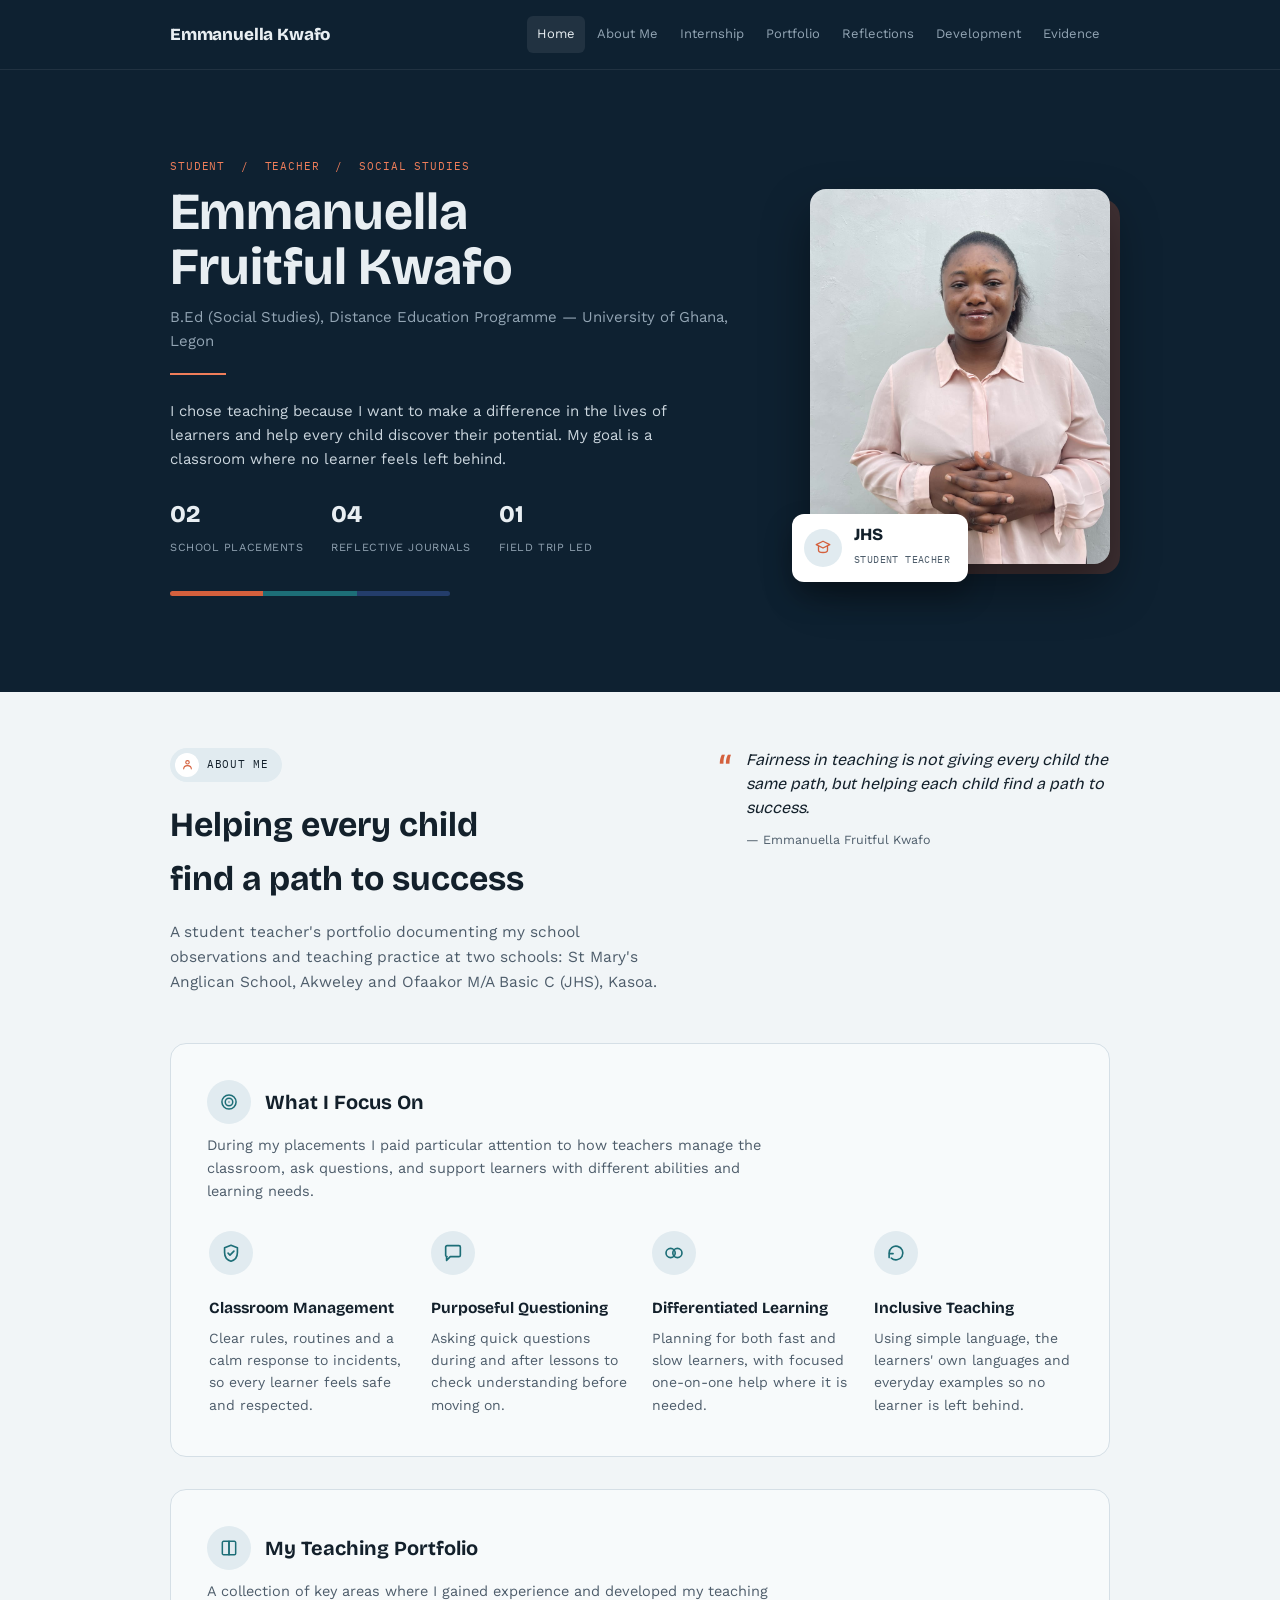
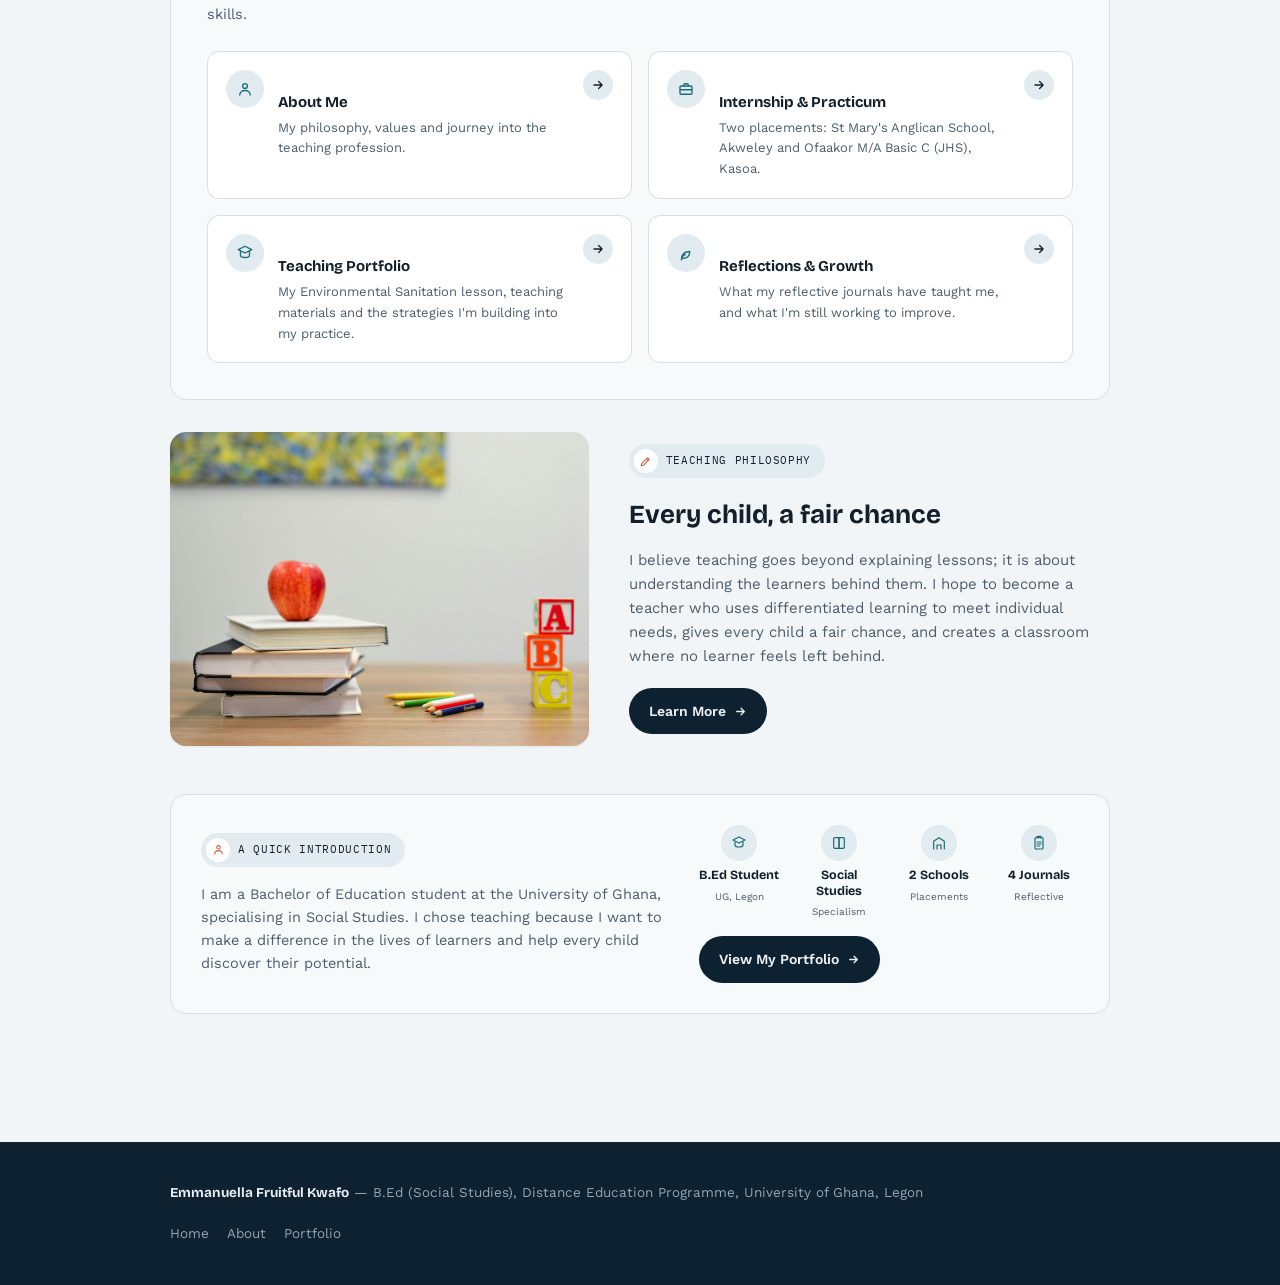
<file: site/index.html>
<!doctype html>
<html lang="en">
<head>
<meta charset="UTF-8">
<meta name="viewport" content="width=device-width, initial-scale=1">
<title>Emmanuella Fruitful Kwafo — Home</title>
<meta name="description" content="Teaching e-portfolio of Emmanuella Fruitful Kwafo, B.Ed (Social Studies) student-teacher at the University of Ghana, Legon.">
<link rel="stylesheet" href="https://fonts.googleapis.com/css2?family=Bricolage+Grotesque:opsz,wght@12..96,500;12..96,700;12..96,800&family=Work+Sans:wght@400;500;600;700&family=IBM+Plex+Mono:wght@500&display=swap">
<link rel="stylesheet" href="styles.css">
</head>
<body>

<header class="site">
  <div class="container nav-row">
    <a class="brand" href="index.html">Emmanuella Kwafo</a>
    <button class="nav-toggle" id="navToggle" aria-expanded="false">Menu</button>
    <nav class="links" id="navLinks">
      <a href="index.html" class="active">Home</a>
      <a href="about.html">About Me</a>
      <a href="internship.html">Internship</a>
      <a href="portfolio.html">Portfolio</a>
      <a href="reflections.html">Reflections</a>
      <a href="development.html">Development</a>
      <a href="evidence.html">Evidence</a>
    </nav>
  </div>
</header>

<section class="hero" id="siteHero">
  <div class="container hero-grid">
    <div>
      <span class="eyebrow">Student &nbsp;/&nbsp; Teacher &nbsp;/&nbsp; Social Studies</span>
      <h1>Emmanuella Fruitful Kwafo</h1>
      <p class="role">B.Ed (Social Studies), Distance Education Programme — University of Ghana, Legon</p>
      <div class="divider-rule"></div>
      <p class="pitch">I chose teaching because I want to make a difference in the lives of learners and help every child discover their potential. My goal is a classroom where no learner feels left behind.</p>
      <div class="stat-row">
        <div class="stat"><b>02</b><span>School Placements</span></div>
        <div class="stat"><b>04</b><span>Reflective Journals</span></div>
        <div class="stat"><b>01</b><span>Field Trip Led</span></div>
      </div>
      <div class="accentbar"><div style="background:var(--gold)"></div><div style="background:var(--green)"></div><div style="background:var(--maroon)"></div></div>
    </div>
    <div class="hero-photo-wrap">
      <img class="hero-photo" style="object-position:center 15%;" src="assets/emmanuella.jpg" alt="Portrait of Emmanuella Fruitful Kwafo">
      <div class="hero-badge">
          <div class="badge-icon"><svg width="18" height="18" viewBox="0 0 24 24" fill="none" stroke="currentColor" stroke-width="1.8" stroke-linecap="round" stroke-linejoin="round"><path d="M12 3l9 4.5-9 4.5-9-4.5z"/><path d="M6 10v5c0 1.5 2.7 3 6 3s6-1.5 6-3v-5"/></svg></div>
          <div><b>JHS</b><span>Student Teacher</span></div>
        </div>
    </div>
  </div>
</section>

<main class="container home-page">
  <div class="page">

    <div class="block about-teaser-grid">
      <div>
        <div class="pill-eyebrow"><span class="pill-icon"><svg width="13" height="13" viewBox="0 0 24 24" fill="none" stroke="currentColor" stroke-width="2" stroke-linecap="round" stroke-linejoin="round"><circle cx="12" cy="8" r="3.2"/><path d="M5 20c0-3.5 3-6 7-6s7 2.5 7 6"/></svg></span>About Me</div>
        <h2 style="font-size:clamp(26px,4vw,34px);margin-bottom:14px;">Helping every child find a path to success</h2>
        <p style="color:var(--ink-muted);font-size:15.5px;max-width:56ch;">A student teacher's portfolio documenting my school observations and teaching practice at two schools: St Mary's Anglican School, Akweley and Ofaakor M/A Basic C (JHS), Kasoa.</p>
      </div>
      <div class="testimonial">
          <span class="quote-mark">&ldquo;</span>
          <div>
            <blockquote>Fairness in teaching is not giving every child the same path, but helping each child find a path to success.</blockquote>
            <cite>— Emmanuella Fruitful Kwafo</cite>
          </div>
        </div>
    </div>

    <div class="panel">
      <div class="panel-head">
        <div class="focus-icon"><svg width="20" height="20" viewBox="0 0 24 24" fill="none" stroke="currentColor" stroke-width="1.8" stroke-linecap="round" stroke-linejoin="round"><circle cx="12" cy="12" r="8.5"/><circle cx="12" cy="12" r="4.5"/><circle cx="12" cy="12" r=".8" fill="currentColor" stroke="none"/></svg></div>
        <h3>What I Focus On</h3>
      </div>
      <p class="panel-intro">During my placements I paid particular attention to how teachers manage the classroom, ask questions, and support learners with different abilities and learning needs.</p>
      <div class="focus-grid">
        <div class="focus-card">
          <div class="focus-icon"><svg width="22" height="22" viewBox="0 0 24 24" fill="none" stroke="currentColor" stroke-width="1.8" stroke-linecap="round" stroke-linejoin="round"><path d="M12 3.5l7 2.8v5.2c0 5-3 8.3-7 9.5-4-1.2-7-4.5-7-9.5V6.3z"/><path d="M8.8 12.2l2.1 2.1 4.3-4.3"/></svg></div>
          <h4>Classroom Management</h4>
          <p>Clear rules, routines and a calm response to incidents, so every learner feels safe and respected.</p>
        </div>
        <div class="focus-card">
          <div class="focus-icon"><svg width="22" height="22" viewBox="0 0 24 24" fill="none" stroke="currentColor" stroke-width="1.8" stroke-linecap="round" stroke-linejoin="round"><path d="M4 5.5A1.5 1.5 0 0 1 5.5 4h13A1.5 1.5 0 0 1 20 5.5v9A1.5 1.5 0 0 1 18.5 16H9l-4 4v-4H5.5A1.5 1.5 0 0 1 4 14.5z"/></svg></div>
          <h4>Purposeful Questioning</h4>
          <p>Asking quick questions during and after lessons to check understanding before moving on.</p>
        </div>
        <div class="focus-card">
          <div class="focus-icon"><svg width="22" height="22" viewBox="0 0 24 24" fill="none" stroke="currentColor" stroke-width="1.8" stroke-linecap="round" stroke-linejoin="round"><circle cx="8.3" cy="12" r="5"/><circle cx="15.7" cy="12" r="5"/></svg></div>
          <h4>Differentiated Learning</h4>
          <p>Planning for both fast and slow learners, with focused one-on-one help where it is needed.</p>
        </div>
        <div class="focus-card">
          <div class="focus-icon"><svg width="22" height="22" viewBox="0 0 24 24" fill="none" stroke="currentColor" stroke-width="1.8" stroke-linecap="round" stroke-linejoin="round"><path d="M4.5 12a7.5 7.5 0 1 1 2.4 5.5"/><path d="M4.5 17v-4.3h4.3"/></svg></div>
          <h4>Inclusive Teaching</h4>
          <p>Using simple language, the learners' own languages and everyday examples so no learner is left behind.</p>
        </div>
      </div>
    </div>

    <div class="panel">
      <div class="panel-head">
        <div class="focus-icon"><svg width="20" height="20" viewBox="0 0 24 24" fill="none" stroke="currentColor" stroke-width="1.8" stroke-linecap="round" stroke-linejoin="round"><path d="M4 5.5C4 4.7 4.7 4 5.5 4H12v16H5.5A1.5 1.5 0 0 1 4 18.5z"/><path d="M20 5.5c0-.8-.7-1.5-1.5-1.5H12v16h6.5a1.5 1.5 0 0 0 1.5-1.5z"/></svg></div>
        <h3>My Teaching Portfolio</h3>
      </div>
      <p class="panel-intro">A collection of key areas where I gained experience and developed my teaching skills.</p>
      <div class="link-grid">
        <a class="link-card" href="about.html">
          <div class="focus-icon"><svg width="18" height="18" viewBox="0 0 24 24" fill="none" stroke="currentColor" stroke-width="1.8" stroke-linecap="round" stroke-linejoin="round"><circle cx="12" cy="8" r="3.2"/><path d="M5 20c0-3.5 3-6 7-6s7 2.5 7 6"/></svg></div>
          <div class="link-body">
            <h4>About Me</h4>
            <p>My philosophy, values and journey into the teaching profession.</p>
          </div>
          <div class="link-arrow"><svg width="14" height="14" viewBox="0 0 24 24" fill="none" stroke="currentColor" stroke-width="2.2" stroke-linecap="round" stroke-linejoin="round"><path d="M5 12h13M13 6l6 6-6 6"/></svg></div>
        </a>
        <a class="link-card" href="internship.html">
          <div class="focus-icon"><svg width="18" height="18" viewBox="0 0 24 24" fill="none" stroke="currentColor" stroke-width="1.8" stroke-linecap="round" stroke-linejoin="round"><rect x="4" y="8" width="16" height="11" rx="1.5"/><path d="M9 8V6.5A1.5 1.5 0 0 1 10.5 5h3A1.5 1.5 0 0 1 15 6.5V8"/><path d="M4 13h16"/></svg></div>
          <div class="link-body">
            <h4>Internship &amp; Practicum</h4>
            <p>Two placements: St Mary's Anglican School, Akweley and Ofaakor M/A Basic C (JHS), Kasoa.</p>
          </div>
          <div class="link-arrow"><svg width="14" height="14" viewBox="0 0 24 24" fill="none" stroke="currentColor" stroke-width="2.2" stroke-linecap="round" stroke-linejoin="round"><path d="M5 12h13M13 6l6 6-6 6"/></svg></div>
        </a>
        <a class="link-card" href="portfolio.html">
          <div class="focus-icon"><svg width="18" height="18" viewBox="0 0 24 24" fill="none" stroke="currentColor" stroke-width="1.8" stroke-linecap="round" stroke-linejoin="round"><path d="M12 3l9 4.5-9 4.5-9-4.5z"/><path d="M6 10v5c0 1.5 2.7 3 6 3s6-1.5 6-3v-5"/></svg></div>
          <div class="link-body">
            <h4>Teaching Portfolio</h4>
            <p>My Environmental Sanitation lesson, teaching materials and the strategies I'm building into my practice.</p>
          </div>
          <div class="link-arrow"><svg width="14" height="14" viewBox="0 0 24 24" fill="none" stroke="currentColor" stroke-width="2.2" stroke-linecap="round" stroke-linejoin="round"><path d="M5 12h13M13 6l6 6-6 6"/></svg></div>
        </a>
        <a class="link-card" href="reflections.html">
          <div class="focus-icon"><svg width="18" height="18" viewBox="0 0 24 24" fill="none" stroke="currentColor" stroke-width="1.8" stroke-linecap="round" stroke-linejoin="round"><path d="M6 21c0-7 4-11 11-11 0 6-3 9-9 9"/><path d="M6 21c0-4 2-6 5-7"/></svg></div>
          <div class="link-body">
            <h4>Reflections &amp; Growth</h4>
            <p>What my reflective journals have taught me, and what I'm still working to improve.</p>
          </div>
          <div class="link-arrow"><svg width="14" height="14" viewBox="0 0 24 24" fill="none" stroke="currentColor" stroke-width="2.2" stroke-linecap="round" stroke-linejoin="round"><path d="M5 12h13M13 6l6 6-6 6"/></svg></div>
        </a>
      </div>
    </div>

    <div class="block philosophy-split">
      <img class="philosophy-photo" src="assets/home-apple-books.jpg" alt="An apple on a stack of books beside coloured pencils and ABC blocks">
      <div>
        <div class="pill-eyebrow"><span class="pill-icon"><svg width="13" height="13" viewBox="0 0 24 24" fill="none" stroke="currentColor" stroke-width="2" stroke-linecap="round" stroke-linejoin="round"><path d="M4 20l1-4L16 5l3 3L8 19l-4 1z"/><path d="M14 7l3 3"/></svg></span>Teaching Philosophy</div>
        <h3 style="font-size:clamp(22px,3.2vw,26px);margin-bottom:12px;">Every child, a fair chance</h3>
        <p style="color:var(--ink-muted);font-size:15px;max-width:52ch;margin-bottom:20px;">I believe teaching goes beyond explaining lessons; it is about understanding the learners behind them. I hope to become a teacher who uses differentiated learning to meet individual needs, gives every child a fair chance, and creates a classroom where no learner feels left behind.</p>
        <a class="btn-dark" href="about.html">Learn More <svg width="13" height="13" viewBox="0 0 24 24" fill="none" stroke="currentColor" stroke-width="2.4" stroke-linecap="round" stroke-linejoin="round"><path d="M5 12h13M13 6l6 6-6 6"/></svg></a>
      </div>
    </div>

    <div class="block intro-bar">
      <div class="intro-text">
        <div class="pill-eyebrow"><span class="pill-icon"><svg width="13" height="13" viewBox="0 0 24 24" fill="none" stroke="currentColor" stroke-width="2" stroke-linecap="round" stroke-linejoin="round"><circle cx="12" cy="8" r="3.2"/><path d="M5 20c0-3.5 3-6 7-6s7 2.5 7 6"/></svg></span>A Quick Introduction</div>
        <p style="font-size:14.5px;color:var(--ink-muted);max-width:56ch;">I am a Bachelor of Education student at the University of Ghana, specialising in Social Studies. I chose teaching because I want to make a difference in the lives of learners and help every child discover their potential.</p>
      </div>
      <div class="intro-side">
        <div class="mini-stats">
          <div class="mini-stat">
            <div class="focus-icon"><svg width="16" height="16" viewBox="0 0 24 24" fill="none" stroke="currentColor" stroke-width="1.8" stroke-linecap="round" stroke-linejoin="round"><path d="M12 3l9 4.5-9 4.5-9-4.5z"/><path d="M6 10v5c0 1.5 2.7 3 6 3s6-1.5 6-3v-5"/></svg></div>
            <b>B.Ed Student</b><span>UG, Legon</span>
          </div>
          <div class="mini-stat">
            <div class="focus-icon"><svg width="16" height="16" viewBox="0 0 24 24" fill="none" stroke="currentColor" stroke-width="1.8" stroke-linecap="round" stroke-linejoin="round"><path d="M4 5.5C4 4.7 4.7 4 5.5 4H12v16H5.5A1.5 1.5 0 0 1 4 18.5z"/><path d="M20 5.5c0-.8-.7-1.5-1.5-1.5H12v16h6.5a1.5 1.5 0 0 0 1.5-1.5z"/></svg></div>
            <b>Social Studies</b><span>Specialism</span>
          </div>
          <div class="mini-stat">
            <div class="focus-icon"><svg width="16" height="16" viewBox="0 0 24 24" fill="none" stroke="currentColor" stroke-width="1.8" stroke-linecap="round" stroke-linejoin="round"><path d="M4 21V9.5L12 4l8 5.5V21"/><path d="M9 21v-6h6v6"/></svg></div>
            <b>2 Schools</b><span>Placements</span>
          </div>
          <div class="mini-stat">
            <div class="focus-icon"><svg width="16" height="16" viewBox="0 0 24 24" fill="none" stroke="currentColor" stroke-width="1.8" stroke-linecap="round" stroke-linejoin="round"><rect x="6" y="4" width="12" height="17" rx="1.5"/><path d="M9 4V3a1 1 0 0 1 1-1h4a1 1 0 0 1 1 1v1"/><path d="M9 10.5h6M9 13.5h6M9 16.5h4"/></svg></div>
            <b>4 Journals</b><span>Reflective</span>
          </div>
        </div>
        <a class="btn-dark" href="portfolio.html">View My Portfolio <svg width="13" height="13" viewBox="0 0 24 24" fill="none" stroke="currentColor" stroke-width="2.4" stroke-linecap="round" stroke-linejoin="round"><path d="M5 12h13M13 6l6 6-6 6"/></svg></a>
      </div>
    </div>
  </div>
</main>

<footer class="site">
  <div class="container">
    <div><strong>Emmanuella Fruitful Kwafo</strong> — B.Ed (Social Studies), Distance Education Programme, University of Ghana, Legon</div>
    <div class="foot-links">
      <a href="index.html">Home</a>
      <a href="about.html">About</a>
      <a href="portfolio.html">Portfolio</a>
    </div>
  </div>
</footer>

<script>
(function(){
  var navToggle = document.getElementById("navToggle");
  var navEl = document.getElementById("navLinks");
  navToggle.addEventListener("click", function(){
    var open = navEl.classList.toggle("open");
    navToggle.setAttribute("aria-expanded", open ? "true" : "false");
  });
})();
</script>
</body>
</html>
</file>
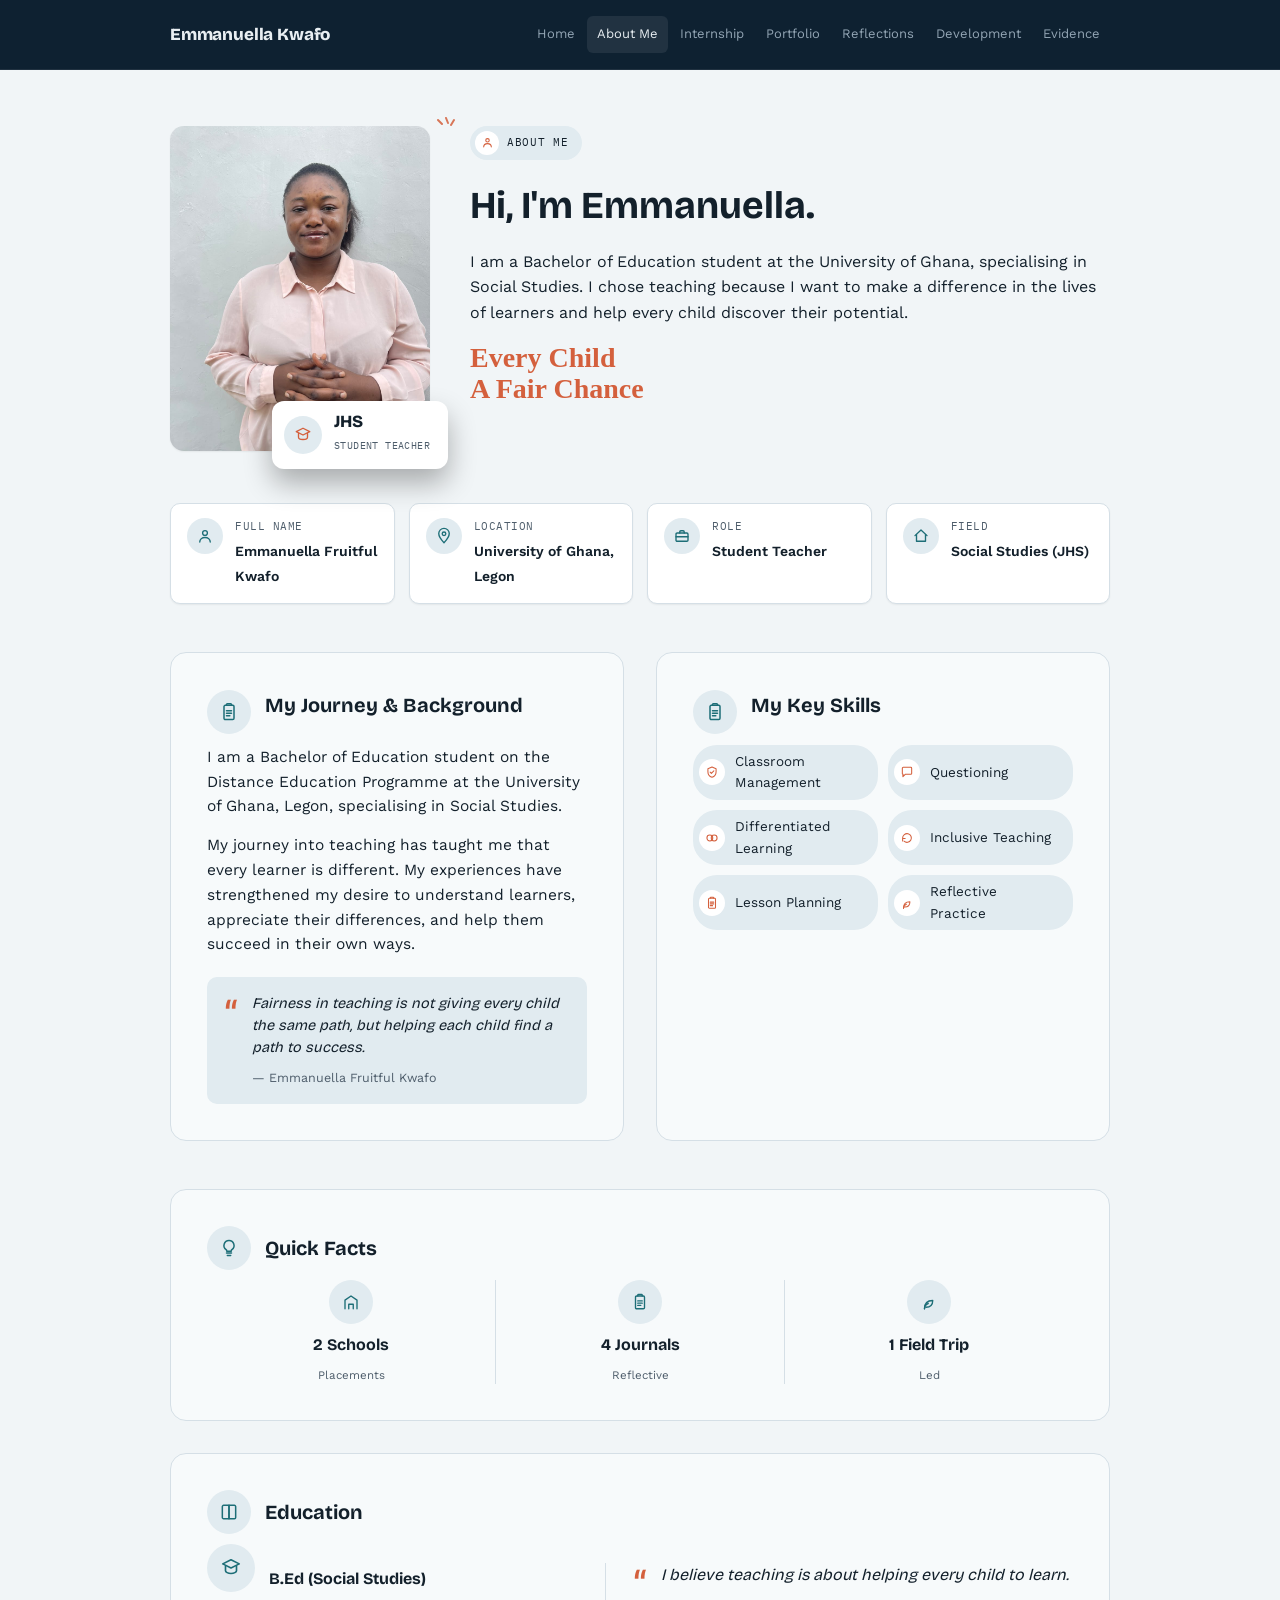
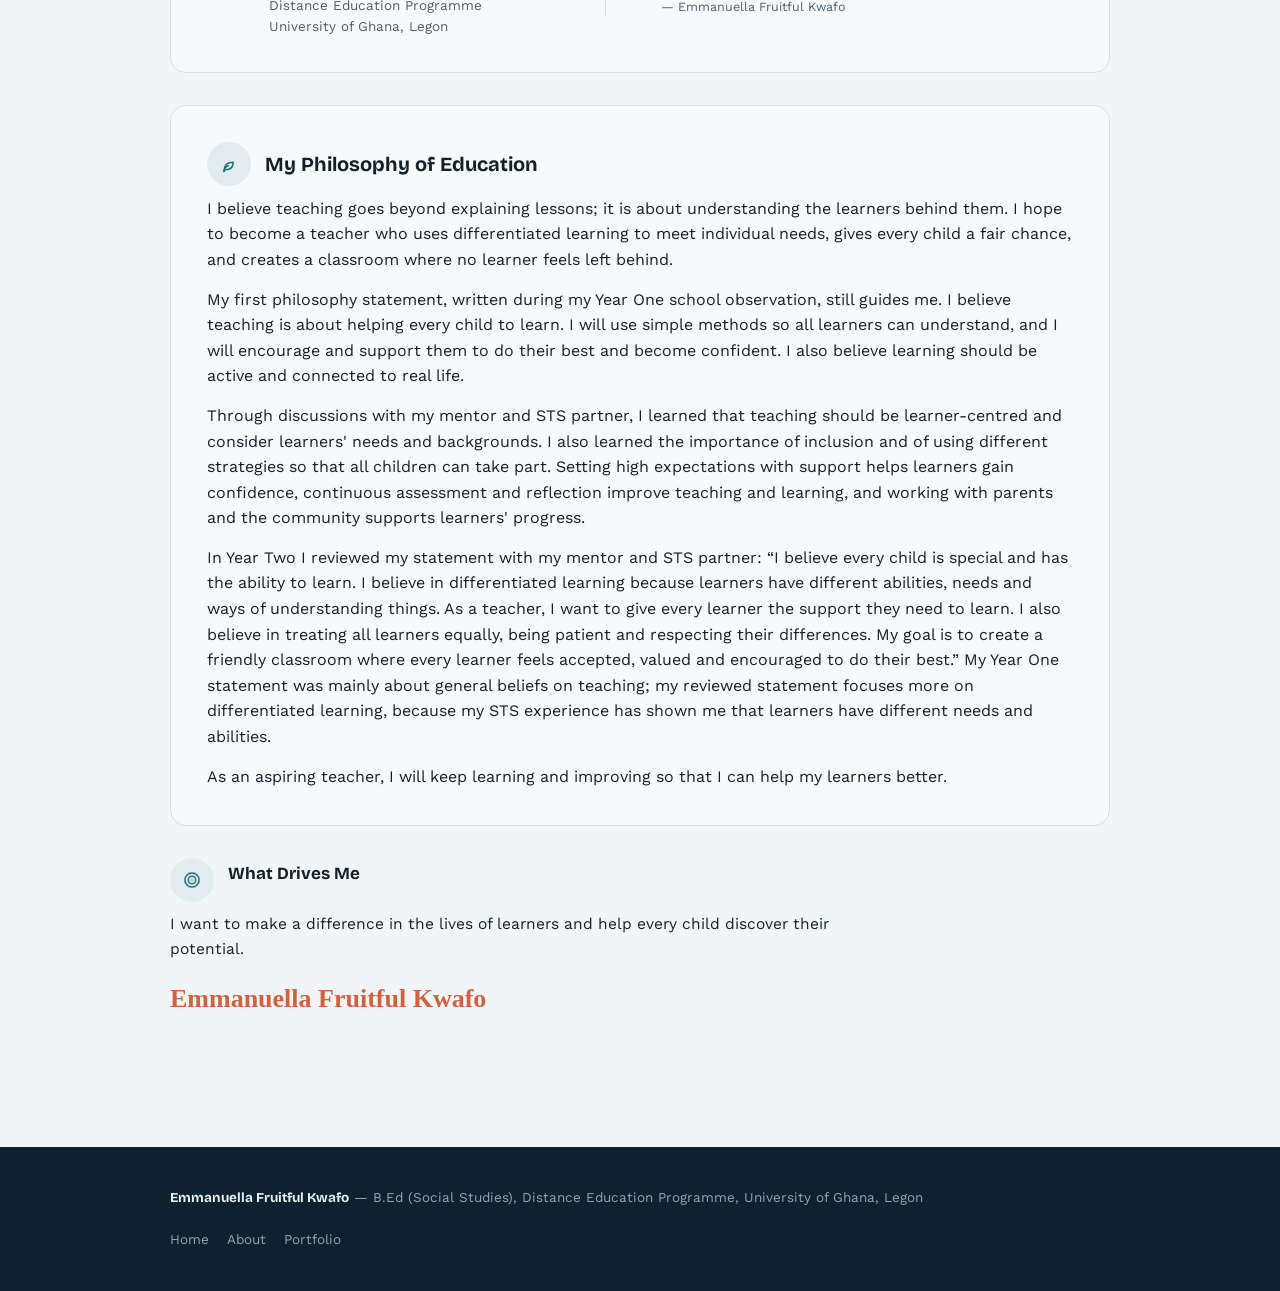
<file: site/about.html>
<!doctype html>
<html lang="en">
<head>
<meta charset="UTF-8">
<meta name="viewport" content="width=device-width, initial-scale=1">
<title>Emmanuella Fruitful Kwafo — About Me</title>
<meta name="description" content="Teaching e-portfolio of Emmanuella Fruitful Kwafo, B.Ed (Social Studies) student-teacher at the University of Ghana, Legon.">
<link rel="stylesheet" href="https://fonts.googleapis.com/css2?family=Bricolage+Grotesque:opsz,wght@12..96,500;12..96,700;12..96,800&family=Work+Sans:wght@400;500;600;700&family=IBM+Plex+Mono:wght@500&display=swap">
<link rel="stylesheet" href="styles.css">
</head>
<body>

<header class="site">
  <div class="container nav-row">
    <a class="brand" href="index.html">Emmanuella Kwafo</a>
    <button class="nav-toggle" id="navToggle" aria-expanded="false">Menu</button>
    <nav class="links" id="navLinks">
      <a href="index.html">Home</a>
      <a href="about.html" class="active">About Me</a>
      <a href="internship.html">Internship</a>
      <a href="portfolio.html">Portfolio</a>
      <a href="reflections.html">Reflections</a>
      <a href="development.html">Development</a>
      <a href="evidence.html">Evidence</a>
    </nav>
  </div>
</header>

<main class="container">
  <div class="page">

    <div class="about-split">
      <div style="position:relative;">
        <div class="photo-ticks"><svg width="24" height="34" viewBox="0 0 24 34" fill="none" stroke="currentColor" stroke-width="2" stroke-linecap="round"><path d="M2 4l4 4"/><path d="M10 2l2 5"/><path d="M18 4l-3 5"/></svg></div>
        <img class="about-photo" style="object-position:center 15%;" src="assets/emmanuella.jpg" alt="Portrait of Emmanuella Fruitful Kwafo">
        <div class="hero-badge" style="position:absolute;right:-18px;bottom:-18px;left:auto;">
          <div class="badge-icon"><svg width="18" height="18" viewBox="0 0 24 24" fill="none" stroke="currentColor" stroke-width="1.8" stroke-linecap="round" stroke-linejoin="round"><path d="M12 3l9 4.5-9 4.5-9-4.5z"/><path d="M6 10v5c0 1.5 2.7 3 6 3s6-1.5 6-3v-5"/></svg></div>
          <div><b>JHS</b><span>Student Teacher</span></div>
        </div>
      </div>
      <div class="about-greet">
        <div class="pill-eyebrow"><span class="pill-icon"><svg width="13" height="13" viewBox="0 0 24 24" fill="none" stroke="currentColor" stroke-width="2" stroke-linecap="round" stroke-linejoin="round"><circle cx="12" cy="8" r="3.2"/><path d="M5 20c0-3.5 3-6 7-6s7 2.5 7 6"/></svg></span>About Me</div>
        <h3 style="font-size:clamp(28px,4.4vw,38px);">Hi, I'm Emmanuella.</h3>
        <p class="body-text">I am a Bachelor of Education student at the University of Ghana, specialising in Social Studies. I chose teaching because I want to make a difference in the lives of learners and help every child discover their potential.</p>
        <div class="tagline-script">Every Child<br>A Fair Chance</div>
      </div>
    </div>

    <div class="block">
      <div class="info-grid">
        <div class="info-item">
          <div class="info-icon"><svg width="18" height="18" viewBox="0 0 24 24" fill="none" stroke="currentColor" stroke-width="1.8" stroke-linecap="round" stroke-linejoin="round"><circle cx="12" cy="8" r="3.2"/><path d="M5 20c0-3.5 3-6 7-6s7 2.5 7 6"/></svg></div>
          <div><span class="info-label">Full Name</span><span class="info-value">Emmanuella Fruitful Kwafo</span></div>
        </div>
        <div class="info-item">
          <div class="info-icon"><svg width="18" height="18" viewBox="0 0 24 24" fill="none" stroke="currentColor" stroke-width="1.8" stroke-linecap="round" stroke-linejoin="round"><path d="M12 21s7-7.2 7-12.2a7 7 0 1 0-14 0C5 13.8 12 21 12 21z"/><circle cx="12" cy="9" r="2.4"/></svg></div>
          <div><span class="info-label">Location</span><span class="info-value">University of Ghana, Legon</span></div>
        </div>
        <div class="info-item">
          <div class="info-icon"><svg width="18" height="18" viewBox="0 0 24 24" fill="none" stroke="currentColor" stroke-width="1.8" stroke-linecap="round" stroke-linejoin="round"><rect x="4" y="8" width="16" height="11" rx="1.5"/><path d="M9 8V6.5A1.5 1.5 0 0 1 10.5 5h3A1.5 1.5 0 0 1 15 6.5V8"/><path d="M4 13h16"/></svg></div>
          <div><span class="info-label">Role</span><span class="info-value">Student Teacher</span></div>
        </div>
        <div class="info-item">
          <div class="info-icon"><svg width="18" height="18" viewBox="0 0 24 24" fill="none" stroke="currentColor" stroke-width="1.8" stroke-linecap="round" stroke-linejoin="round"><path d="M4 11.5L12 4l8 7.5"/><path d="M6 10v9h12v-9"/></svg></div>
          <div><span class="info-label">Field</span><span class="info-value">Social Studies (JHS)</span></div>
        </div>
      </div>
    </div>

    <div class="two-col block">
      <div class="panel" style="margin-bottom:0;">
        <div class="panel-head">
        <div class="focus-icon"><svg width="20" height="20" viewBox="0 0 24 24" fill="none" stroke="currentColor" stroke-width="1.8" stroke-linecap="round" stroke-linejoin="round"><rect x="6" y="4" width="12" height="17" rx="1.5"/><path d="M9 4V3a1 1 0 0 1 1-1h4a1 1 0 0 1 1 1v1"/><path d="M9 10.5h6M9 13.5h6M9 16.5h4"/></svg></div>
        <h3>My Journey &amp; Background</h3>
      </div>
        <p class="body-text">I am a Bachelor of Education student on the Distance Education Programme at the University of Ghana, Legon, specialising in Social Studies.</p>
        <p class="body-text" style="margin-top:14px;">My journey into teaching has taught me that every learner is different. My experiences have strengthened my desire to understand learners, appreciate their differences, and help them succeed in their own ways.</p>
        <div class="testimonial" style="margin-top:20px;background:var(--chip-bg);border-radius:10px;padding:16px 18px;">
          <span class="quote-mark">&ldquo;</span>
          <div>
            <blockquote style="font-size:14.5px;">Fairness in teaching is not giving every child the same path, but helping each child find a path to success.</blockquote>
            <cite>— Emmanuella Fruitful Kwafo</cite>
          </div>
        </div>
      </div>
      <div class="panel" style="margin-bottom:0;">
        <div class="panel-head">
        <div class="focus-icon"><svg width="20" height="20" viewBox="0 0 24 24" fill="none" stroke="currentColor" stroke-width="1.8" stroke-linecap="round" stroke-linejoin="round"><rect x="6" y="4" width="12" height="17" rx="1.5"/><path d="M9 4V3a1 1 0 0 1 1-1h4a1 1 0 0 1 1 1v1"/><path d="M9 10.5h6M9 13.5h6M9 16.5h4"/></svg></div>
        <h3>My Key Skills</h3>
      </div>
        <div class="skill-grid">
          <div class="skill-chip"><span class="chip-ico"><svg width="14" height="14" viewBox="0 0 24 24" fill="none" stroke="currentColor" stroke-width="1.8" stroke-linecap="round" stroke-linejoin="round"><path d="M12 3.5l7 2.8v5.2c0 5-3 8.3-7 9.5-4-1.2-7-4.5-7-9.5V6.3z"/><path d="M8.8 12.2l2.1 2.1 4.3-4.3"/></svg></span>Classroom Management</div>
          <div class="skill-chip"><span class="chip-ico"><svg width="14" height="14" viewBox="0 0 24 24" fill="none" stroke="currentColor" stroke-width="1.8" stroke-linecap="round" stroke-linejoin="round"><path d="M4 5.5A1.5 1.5 0 0 1 5.5 4h13A1.5 1.5 0 0 1 20 5.5v9A1.5 1.5 0 0 1 18.5 16H9l-4 4v-4H5.5A1.5 1.5 0 0 1 4 14.5z"/></svg></span>Questioning</div>
          <div class="skill-chip"><span class="chip-ico"><svg width="14" height="14" viewBox="0 0 24 24" fill="none" stroke="currentColor" stroke-width="1.8" stroke-linecap="round" stroke-linejoin="round"><circle cx="8.3" cy="12" r="5"/><circle cx="15.7" cy="12" r="5"/></svg></span>Differentiated Learning</div>
          <div class="skill-chip"><span class="chip-ico"><svg width="14" height="14" viewBox="0 0 24 24" fill="none" stroke="currentColor" stroke-width="1.8" stroke-linecap="round" stroke-linejoin="round"><path d="M4.5 12a7.5 7.5 0 1 1 2.4 5.5"/><path d="M4.5 17v-4.3h4.3"/></svg></span>Inclusive Teaching</div>
          <div class="skill-chip"><span class="chip-ico"><svg width="14" height="14" viewBox="0 0 24 24" fill="none" stroke="currentColor" stroke-width="1.8" stroke-linecap="round" stroke-linejoin="round"><rect x="6" y="4" width="12" height="17" rx="1.5"/><path d="M9 4V3a1 1 0 0 1 1-1h4a1 1 0 0 1 1 1v1"/><path d="M9 10.5h6M9 13.5h6M9 16.5h4"/></svg></span>Lesson Planning</div>
          <div class="skill-chip"><span class="chip-ico"><svg width="14" height="14" viewBox="0 0 24 24" fill="none" stroke="currentColor" stroke-width="1.8" stroke-linecap="round" stroke-linejoin="round"><path d="M6 21c0-7 4-11 11-11 0 6-3 9-9 9"/><path d="M6 21c0-4 2-6 5-7"/></svg></span>Reflective Practice</div>
        </div>
      </div>
    </div>

    <div class="panel">
      <div class="panel-head">
        <div class="focus-icon"><svg width="20" height="20" viewBox="0 0 24 24" fill="none" stroke="currentColor" stroke-width="1.8" stroke-linecap="round" stroke-linejoin="round"><path d="M9 18h6M10 21h4"/><path d="M12 3a6 6 0 0 0-3.5 10.9c.5.4.8 1 .8 1.6v.5h5.4v-.5c0-.6.3-1.2.8-1.6A6 6 0 0 0 12 3z"/></svg></div>
        <h3>Quick Facts</h3>
      </div>
      <div class="stat-trio">
        <div class="stat-trio-item">
          <div class="focus-icon"><svg width="18" height="18" viewBox="0 0 24 24" fill="none" stroke="currentColor" stroke-width="1.8" stroke-linecap="round" stroke-linejoin="round"><path d="M4 21V9.5L12 4l8 5.5V21"/><path d="M9 21v-6h6v6"/></svg></div>
          <b>2 Schools</b><span>Placements</span>
        </div>
        <div class="stat-trio-item">
          <div class="focus-icon"><svg width="18" height="18" viewBox="0 0 24 24" fill="none" stroke="currentColor" stroke-width="1.8" stroke-linecap="round" stroke-linejoin="round"><rect x="6" y="4" width="12" height="17" rx="1.5"/><path d="M9 4V3a1 1 0 0 1 1-1h4a1 1 0 0 1 1 1v1"/><path d="M9 10.5h6M9 13.5h6M9 16.5h4"/></svg></div>
          <b>4 Journals</b><span>Reflective</span>
        </div>
        <div class="stat-trio-item">
          <div class="focus-icon"><svg width="18" height="18" viewBox="0 0 24 24" fill="none" stroke="currentColor" stroke-width="1.8" stroke-linecap="round" stroke-linejoin="round"><path d="M6 21c0-7 4-11 11-11 0 6-3 9-9 9"/><path d="M6 21c0-4 2-6 5-7"/></svg></div>
          <b>1 Field Trip</b><span>Led</span>
        </div>
      </div>
    </div>

    <div class="panel">
      <div class="panel-head">
        <div class="focus-icon"><svg width="20" height="20" viewBox="0 0 24 24" fill="none" stroke="currentColor" stroke-width="1.8" stroke-linecap="round" stroke-linejoin="round"><path d="M4 5.5C4 4.7 4.7 4 5.5 4H12v16H5.5A1.5 1.5 0 0 1 4 18.5z"/><path d="M20 5.5c0-.8-.7-1.5-1.5-1.5H12v16h6.5a1.5 1.5 0 0 0 1.5-1.5z"/></svg></div>
        <h3>Education</h3>
      </div>
      <div class="edu-row">
        <div class="edu-info">
          <div class="focus-icon"><svg width="22" height="22" viewBox="0 0 24 24" fill="none" stroke="currentColor" stroke-width="1.8" stroke-linecap="round" stroke-linejoin="round"><path d="M12 3l9 4.5-9 4.5-9-4.5z"/><path d="M6 10v5c0 1.5 2.7 3 6 3s6-1.5 6-3v-5"/></svg></div>
          <div>
            <h4>B.Ed (Social Studies)</h4>
            <p>Distance Education Programme<br>University of Ghana, Legon</p>
          </div>
        </div>
        <div class="testimonial">
          <span class="quote-mark">&ldquo;</span>
          <div>
            <blockquote>I believe teaching is about helping every child to learn.</blockquote>
            <cite>— Emmanuella Fruitful Kwafo</cite>
          </div>
        </div>
      </div>
    </div>

    <div class="panel">
      <div class="panel-head">
        <div class="focus-icon"><svg width="20" height="20" viewBox="0 0 24 24" fill="none" stroke="currentColor" stroke-width="1.8" stroke-linecap="round" stroke-linejoin="round"><path d="M6 21c0-7 4-11 11-11 0 6-3 9-9 9"/><path d="M6 21c0-4 2-6 5-7"/></svg></div>
        <h3>My Philosophy of Education</h3>
      </div>
      <p class="body-text">I believe teaching goes beyond explaining lessons; it is about understanding the learners behind them. I hope to become a teacher who uses differentiated learning to meet individual needs, gives every child a fair chance, and creates a classroom where no learner feels left behind.</p>
      <p class="body-text" style="margin-top:14px;">My first philosophy statement, written during my Year One school observation, still guides me. I believe teaching is about helping every child to learn. I will use simple methods so all learners can understand, and I will encourage and support them to do their best and become confident. I also believe learning should be active and connected to real life.</p>
      <p class="body-text" style="margin-top:14px;">Through discussions with my mentor and STS partner, I learned that teaching should be learner-centred and consider learners' needs and backgrounds. I also learned the importance of inclusion and of using different strategies so that all children can take part. Setting high expectations with support helps learners gain confidence, continuous assessment and reflection improve teaching and learning, and working with parents and the community supports learners' progress.</p>
      <p class="body-text" style="margin-top:14px;">In Year Two I reviewed my statement with my mentor and STS partner: &ldquo;I believe every child is special and has the ability to learn. I believe in differentiated learning because learners have different abilities, needs and ways of understanding things. As a teacher, I want to give every learner the support they need to learn. I also believe in treating all learners equally, being patient and respecting their differences. My goal is to create a friendly classroom where every learner feels accepted, valued and encouraged to do their best.&rdquo; My Year One statement was mainly about general beliefs on teaching; my reviewed statement focuses more on differentiated learning, because my STS experience has shown me that learners have different needs and abilities.</p>
      <p class="body-text" style="margin-top:14px;">As an aspiring teacher, I will keep learning and improving so that I can help my learners better.</p>
    </div>

    <div class="block">
      <div>
        <div class="panel-head" style="margin-bottom:10px;">
          <div class="focus-icon"><svg width="20" height="20" viewBox="0 0 24 24" fill="none" stroke="currentColor" stroke-width="1.8" stroke-linecap="round" stroke-linejoin="round"><circle cx="12" cy="12" r="8.5"/><circle cx="12" cy="12" r="4.5"/><circle cx="12" cy="12" r=".8" fill="currentColor" stroke="none"/></svg></div>
          <h3 style="font-size:17px;">What Drives Me</h3>
        </div>
        <p class="body-text">I want to make a difference in the lives of learners and help every child discover their potential.</p>
        <div class="signature">Emmanuella Fruitful Kwafo</div>
      </div>
    </div>
  </div>
</main>

<footer class="site">
  <div class="container">
    <div><strong>Emmanuella Fruitful Kwafo</strong> — B.Ed (Social Studies), Distance Education Programme, University of Ghana, Legon</div>
    <div class="foot-links">
      <a href="index.html">Home</a>
      <a href="about.html">About</a>
      <a href="portfolio.html">Portfolio</a>
    </div>
  </div>
</footer>

<script>
(function(){
  var navToggle = document.getElementById("navToggle");
  var navEl = document.getElementById("navLinks");
  navToggle.addEventListener("click", function(){
    var open = navEl.classList.toggle("open");
    navToggle.setAttribute("aria-expanded", open ? "true" : "false");
  });
})();
</script>
</body>
</html>
</file>
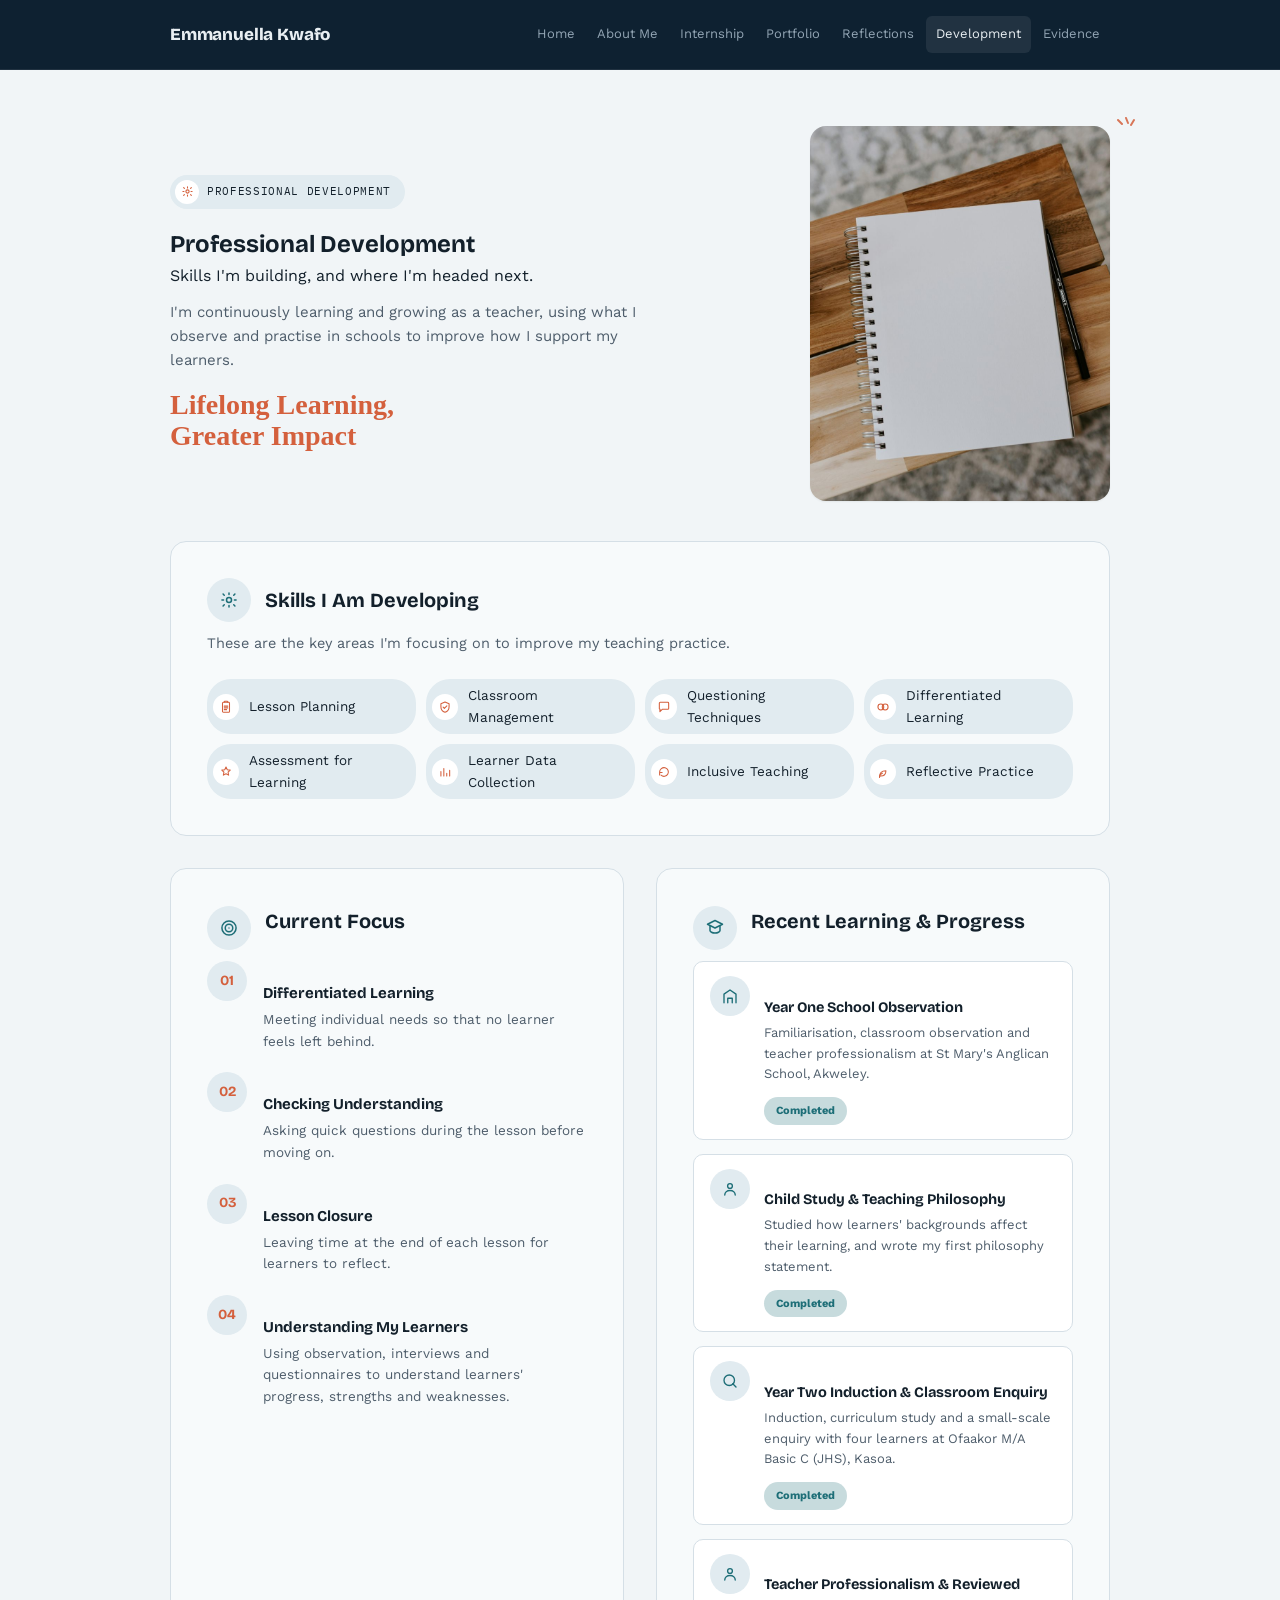
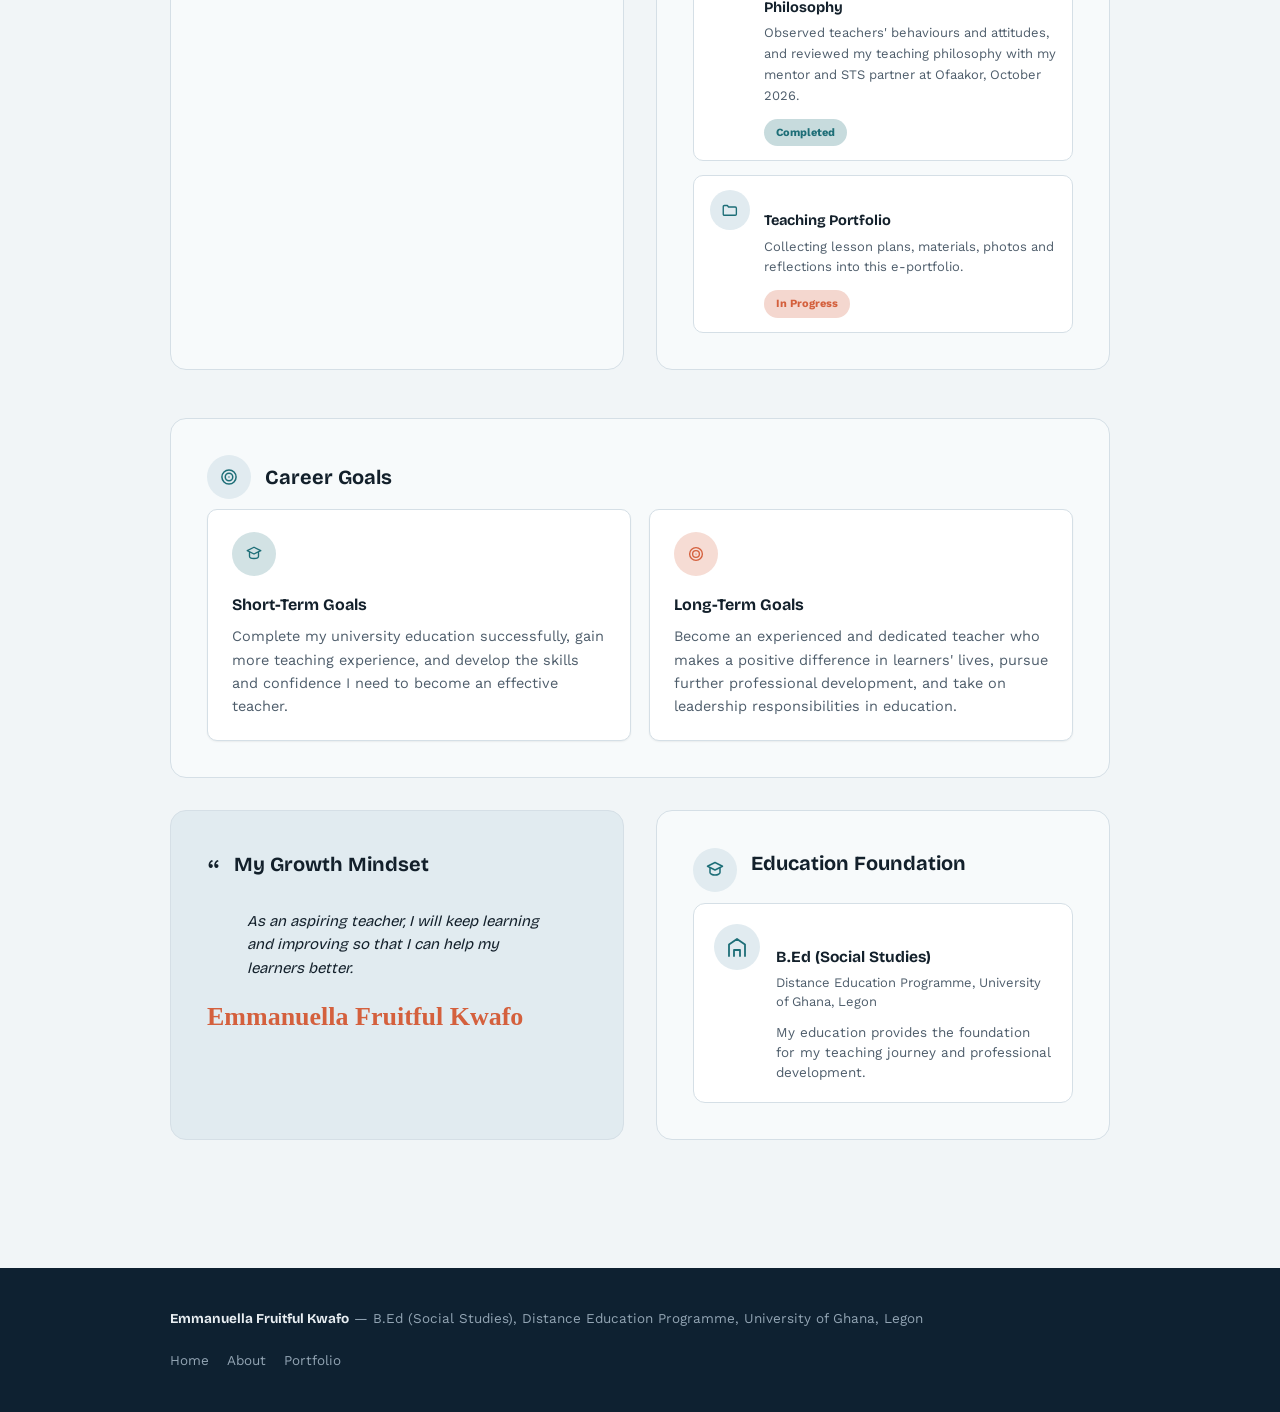
<file: site/development.html>
<!doctype html>
<html lang="en">
<head>
<meta charset="UTF-8">
<meta name="viewport" content="width=device-width, initial-scale=1">
<title>Emmanuella Fruitful Kwafo — Professional Development</title>
<meta name="description" content="Teaching e-portfolio of Emmanuella Fruitful Kwafo, B.Ed (Social Studies) student-teacher at the University of Ghana, Legon.">
<link rel="stylesheet" href="https://fonts.googleapis.com/css2?family=Bricolage+Grotesque:opsz,wght@12..96,500;12..96,700;12..96,800&family=Work+Sans:wght@400;500;600;700&family=IBM+Plex+Mono:wght@500&display=swap">
<link rel="stylesheet" href="styles.css">
</head>
<body>

<header class="site">
  <div class="container nav-row">
    <a class="brand" href="index.html">Emmanuella Kwafo</a>
    <button class="nav-toggle" id="navToggle" aria-expanded="false">Menu</button>
    <nav class="links" id="navLinks">
      <a href="index.html">Home</a>
      <a href="about.html">About Me</a>
      <a href="internship.html">Internship</a>
      <a href="portfolio.html">Portfolio</a>
      <a href="reflections.html">Reflections</a>
      <a href="development.html" class="active">Development</a>
      <a href="evidence.html">Evidence</a>
    </nav>
  </div>
</header>

<main class="container">
  <div class="page">

    <div class="page-photo-hero">
      <div class="head-text">
        <div class="pill-eyebrow"><span class="pill-icon"><svg width="13" height="13" viewBox="0 0 24 24" fill="none" stroke="currentColor" stroke-width="2" stroke-linecap="round" stroke-linejoin="round"><circle cx="12" cy="12" r="3"/><path d="M12 3.5v2M12 18.5v2M4.9 4.9l1.4 1.4M17.7 17.7l1.4 1.4M3.5 12h2M18.5 12h2M4.9 19.1l1.4-1.4M17.7 6.3l1.4-1.4"/></svg></span>Professional Development</div>
        <h2>Professional Development</h2>
        <p>Skills I'm building, and where I'm headed next.</p>
        <p style="color:var(--ink-muted);font-size:15px;max-width:56ch;margin-top:12px;">I'm continuously learning and growing as a teacher, using what I observe and practise in schools to improve how I support my learners.</p>
        <div class="tagline-script">Lifelong Learning,<br>Greater Impact</div>
      </div>
      <div class="photo-col">
        <div class="photo-ticks"><svg width="24" height="34" viewBox="0 0 24 34" fill="none" stroke="currentColor" stroke-width="2" stroke-linecap="round"><path d="M2 4l4 4"/><path d="M10 2l2 5"/><path d="M18 4l-3 5"/></svg></div>
        <img class="page-hero-photo" src="assets/development-notebook.jpg" alt="A blank notebook and pen beside a coffee cup">
      </div>
    </div>

    <div class="panel">
      <div class="panel-head">
        <div class="focus-icon"><svg width="20" height="20" viewBox="0 0 24 24" fill="none" stroke="currentColor" stroke-width="1.8" stroke-linecap="round" stroke-linejoin="round"><circle cx="12" cy="12" r="3"/><path d="M12 3.5v2M12 18.5v2M4.9 4.9l1.4 1.4M17.7 17.7l1.4 1.4M3.5 12h2M18.5 12h2M4.9 19.1l1.4-1.4M17.7 6.3l1.4-1.4"/></svg></div>
        <h3>Skills I Am Developing</h3>
      </div>
      <p class="panel-intro">These are the key areas I'm focusing on to improve my teaching practice.</p>
      <div class="skill-grid" style="grid-template-columns:repeat(auto-fit,minmax(200px,1fr));">
        <div class="skill-chip"><span class="chip-ico"><svg width="14" height="14" viewBox="0 0 24 24" fill="none" stroke="currentColor" stroke-width="1.8" stroke-linecap="round" stroke-linejoin="round"><rect x="6" y="4" width="12" height="17" rx="1.5"/><path d="M9 4V3a1 1 0 0 1 1-1h4a1 1 0 0 1 1 1v1"/><path d="M9 10.5h6M9 13.5h6M9 16.5h4"/></svg></span>Lesson Planning</div>
        <div class="skill-chip"><span class="chip-ico"><svg width="14" height="14" viewBox="0 0 24 24" fill="none" stroke="currentColor" stroke-width="1.8" stroke-linecap="round" stroke-linejoin="round"><path d="M12 3.5l7 2.8v5.2c0 5-3 8.3-7 9.5-4-1.2-7-4.5-7-9.5V6.3z"/><path d="M8.8 12.2l2.1 2.1 4.3-4.3"/></svg></span>Classroom Management</div>
        <div class="skill-chip"><span class="chip-ico"><svg width="14" height="14" viewBox="0 0 24 24" fill="none" stroke="currentColor" stroke-width="1.8" stroke-linecap="round" stroke-linejoin="round"><path d="M4 5.5A1.5 1.5 0 0 1 5.5 4h13A1.5 1.5 0 0 1 20 5.5v9A1.5 1.5 0 0 1 18.5 16H9l-4 4v-4H5.5A1.5 1.5 0 0 1 4 14.5z"/></svg></span>Questioning Techniques</div>
        <div class="skill-chip"><span class="chip-ico"><svg width="14" height="14" viewBox="0 0 24 24" fill="none" stroke="currentColor" stroke-width="1.8" stroke-linecap="round" stroke-linejoin="round"><circle cx="8.3" cy="12" r="5"/><circle cx="15.7" cy="12" r="5"/></svg></span>Differentiated Learning</div>
        <div class="skill-chip"><span class="chip-ico"><svg width="14" height="14" viewBox="0 0 24 24" fill="none" stroke="currentColor" stroke-width="1.8" stroke-linecap="round" stroke-linejoin="round"><path d="M12 3.5l2.2 4.6 5 .7-3.6 3.6.9 5-4.5-2.4-4.5 2.4.9-5-3.6-3.6 5-.7z"/></svg></span>Assessment for Learning</div>
        <div class="skill-chip"><span class="chip-ico"><svg width="14" height="14" viewBox="0 0 24 24" fill="none" stroke="currentColor" stroke-width="1.8" stroke-linecap="round" stroke-linejoin="round"><path d="M5 19V11M10 19V6M15 19v-5M20 19V9"/></svg></span>Learner Data Collection</div>
        <div class="skill-chip"><span class="chip-ico"><svg width="14" height="14" viewBox="0 0 24 24" fill="none" stroke="currentColor" stroke-width="1.8" stroke-linecap="round" stroke-linejoin="round"><path d="M4.5 12a7.5 7.5 0 1 1 2.4 5.5"/><path d="M4.5 17v-4.3h4.3"/></svg></span>Inclusive Teaching</div>
        <div class="skill-chip"><span class="chip-ico"><svg width="14" height="14" viewBox="0 0 24 24" fill="none" stroke="currentColor" stroke-width="1.8" stroke-linecap="round" stroke-linejoin="round"><path d="M6 21c0-7 4-11 11-11 0 6-3 9-9 9"/><path d="M6 21c0-4 2-6 5-7"/></svg></span>Reflective Practice</div>
      </div>
    </div>

    <div class="two-col block">
      <div class="panel" style="margin-bottom:0;">
        <div class="panel-head">
        <div class="focus-icon"><svg width="20" height="20" viewBox="0 0 24 24" fill="none" stroke="currentColor" stroke-width="1.8" stroke-linecap="round" stroke-linejoin="round"><circle cx="12" cy="12" r="8.5"/><circle cx="12" cy="12" r="4.5"/><circle cx="12" cy="12" r=".8" fill="currentColor" stroke="none"/></svg></div>
        <h3>Current Focus</h3>
      </div>
        <div class="numbered-list">
          <div class="numbered-item">
            <div class="num-badge">01</div>
            <div><h4>Differentiated Learning</h4><p>Meeting individual needs so that no learner feels left behind.</p></div>
          </div>
          <div class="numbered-item">
            <div class="num-badge">02</div>
            <div><h4>Checking Understanding</h4><p>Asking quick questions during the lesson before moving on.</p></div>
          </div>
          <div class="numbered-item">
            <div class="num-badge">03</div>
            <div><h4>Lesson Closure</h4><p>Leaving time at the end of each lesson for learners to reflect.</p></div>
          </div>
          <div class="numbered-item">
            <div class="num-badge">04</div>
            <div><h4>Understanding My Learners</h4><p>Using observation, interviews and questionnaires to understand learners' progress, strengths and weaknesses.</p></div>
          </div>
        </div>
      </div>
      <div class="panel" style="margin-bottom:0;">
        <div class="panel-head">
        <div class="focus-icon"><svg width="20" height="20" viewBox="0 0 24 24" fill="none" stroke="currentColor" stroke-width="1.8" stroke-linecap="round" stroke-linejoin="round"><path d="M12 3l9 4.5-9 4.5-9-4.5z"/><path d="M6 10v5c0 1.5 2.7 3 6 3s6-1.5 6-3v-5"/></svg></div>
        <h3>Recent Learning &amp; Progress</h3>
      </div>
        <div class="progress-list">
          <div class="progress-item">
            <div class="focus-icon"><svg width="18" height="18" viewBox="0 0 24 24" fill="none" stroke="currentColor" stroke-width="1.8" stroke-linecap="round" stroke-linejoin="round"><path d="M4 21V9.5L12 4l8 5.5V21"/><path d="M9 21v-6h6v6"/></svg></div>
            <div class="progress-body">
              <div class="progress-text"><h4>Year One School Observation</h4><p>Familiarisation, classroom observation and teacher professionalism at St Mary's Anglican School, Akweley.</p></div>
              <span class="status-pill completed">Completed</span>
            </div>
          </div>
          <div class="progress-item">
            <div class="focus-icon"><svg width="18" height="18" viewBox="0 0 24 24" fill="none" stroke="currentColor" stroke-width="1.8" stroke-linecap="round" stroke-linejoin="round"><circle cx="12" cy="8" r="3.2"/><path d="M5 20c0-3.5 3-6 7-6s7 2.5 7 6"/></svg></div>
            <div class="progress-body">
              <div class="progress-text"><h4>Child Study &amp; Teaching Philosophy</h4><p>Studied how learners' backgrounds affect their learning, and wrote my first philosophy statement.</p></div>
              <span class="status-pill completed">Completed</span>
            </div>
          </div>
          <div class="progress-item">
            <div class="focus-icon"><svg width="18" height="18" viewBox="0 0 24 24" fill="none" stroke="currentColor" stroke-width="1.8" stroke-linecap="round" stroke-linejoin="round"><circle cx="11" cy="11" r="7"/><path d="M20 20l-4.3-4.3"/></svg></div>
            <div class="progress-body">
              <div class="progress-text"><h4>Year Two Induction &amp; Classroom Enquiry</h4><p>Induction, curriculum study and a small-scale enquiry with four learners at Ofaakor M/A Basic C (JHS), Kasoa.</p></div>
              <span class="status-pill completed">Completed</span>
            </div>
          </div>
          <div class="progress-item">
            <div class="focus-icon"><svg width="18" height="18" viewBox="0 0 24 24" fill="none" stroke="currentColor" stroke-width="1.8" stroke-linecap="round" stroke-linejoin="round"><circle cx="12" cy="8" r="3.2"/><path d="M5 20c0-3.5 3-6 7-6s7 2.5 7 6"/></svg></div>
            <div class="progress-body">
              <div class="progress-text"><h4>Teacher Professionalism &amp; Reviewed Philosophy</h4><p>Observed teachers' behaviours and attitudes, and reviewed my teaching philosophy with my mentor and STS partner at Ofaakor, October 2026.</p></div>
              <span class="status-pill completed">Completed</span>
            </div>
          </div>
          <div class="progress-item">
            <div class="focus-icon"><svg width="18" height="18" viewBox="0 0 24 24" fill="none" stroke="currentColor" stroke-width="1.8" stroke-linecap="round" stroke-linejoin="round"><path d="M3 7.5A1.5 1.5 0 0 1 4.5 6h4l1.5 2h9A1.5 1.5 0 0 1 20.5 9.5v8A1.5 1.5 0 0 1 19 19H4.5A1.5 1.5 0 0 1 3 17.5z"/></svg></div>
            <div class="progress-body">
              <div class="progress-text"><h4>Teaching Portfolio</h4><p>Collecting lesson plans, materials, photos and reflections into this e-portfolio.</p></div>
              <span class="status-pill in-progress">In Progress</span>
            </div>
          </div>
        </div>
      </div>
    </div>

    <div class="panel">
      <div class="panel-head">
        <div class="focus-icon"><svg width="20" height="20" viewBox="0 0 24 24" fill="none" stroke="currentColor" stroke-width="1.8" stroke-linecap="round" stroke-linejoin="round"><circle cx="12" cy="12" r="8.5"/><circle cx="12" cy="12" r="4.5"/><circle cx="12" cy="12" r=".8" fill="currentColor" stroke="none"/></svg></div>
        <h3>Career Goals</h3>
      </div>
      <div class="grid-cards cards-2">
        <div class="card">
          <div class="focus-icon icon-pastel-1"><svg width="18" height="18" viewBox="0 0 24 24" fill="none" stroke="currentColor" stroke-width="1.8" stroke-linecap="round" stroke-linejoin="round"><path d="M12 3l9 4.5-9 4.5-9-4.5z"/><path d="M6 10v5c0 1.5 2.7 3 6 3s6-1.5 6-3v-5"/></svg></div>
          <h4>Short-Term Goals</h4>
          <p>Complete my university education successfully, gain more teaching experience, and develop the skills and confidence I need to become an effective teacher.</p>
        </div>
        <div class="card">
          <div class="focus-icon icon-pastel-2"><svg width="18" height="18" viewBox="0 0 24 24" fill="none" stroke="currentColor" stroke-width="1.8" stroke-linecap="round" stroke-linejoin="round"><circle cx="12" cy="12" r="8.5"/><circle cx="12" cy="12" r="4.5"/><circle cx="12" cy="12" r=".8" fill="currentColor" stroke="none"/></svg></div>
          <h4>Long-Term Goals</h4>
          <p>Become an experienced and dedicated teacher who makes a positive difference in learners' lives, pursue further professional development, and take on leadership responsibilities in education.</p>
        </div>
      </div>
    </div>

    <div class="two-col block">
      <div class="panel growth-mindset" style="margin-bottom:0;">
        <div class="panel-head">
          <span class="quote-mark" style="font-size:30px;">&ldquo;</span>
          <h3>My Growth Mindset</h3>
        </div>
        <blockquote>As an aspiring teacher, I will keep learning and improving so that I can help my learners better.</blockquote>
        <div class="signature">Emmanuella Fruitful Kwafo</div>
      </div>
      <div class="panel" style="margin-bottom:0;">
        <div class="panel-head">
        <div class="focus-icon"><svg width="20" height="20" viewBox="0 0 24 24" fill="none" stroke="currentColor" stroke-width="1.8" stroke-linecap="round" stroke-linejoin="round"><path d="M12 3l9 4.5-9 4.5-9-4.5z"/><path d="M6 10v5c0 1.5 2.7 3 6 3s6-1.5 6-3v-5"/></svg></div>
        <h3>Education Foundation</h3>
      </div>
        <div class="foundation-card">
          <div class="focus-icon"><svg width="24" height="24" viewBox="0 0 24 24" fill="none" stroke="currentColor" stroke-width="1.8" stroke-linecap="round" stroke-linejoin="round"><path d="M4 21V9.5L12 4l8 5.5V21"/><path d="M9 21v-6h6v6"/></svg></div>
          <div>
            <h4>B.Ed (Social Studies)</h4>
            <p class="foundation-sub">Distance Education Programme, University of Ghana, Legon</p>
            <p>My education provides the foundation for my teaching journey and professional development.</p>
          </div>
        </div>
      </div>
    </div>
  </div>
</main>

<footer class="site">
  <div class="container">
    <div><strong>Emmanuella Fruitful Kwafo</strong> — B.Ed (Social Studies), Distance Education Programme, University of Ghana, Legon</div>
    <div class="foot-links">
      <a href="index.html">Home</a>
      <a href="about.html">About</a>
      <a href="portfolio.html">Portfolio</a>
    </div>
  </div>
</footer>

<script>
(function(){
  var navToggle = document.getElementById("navToggle");
  var navEl = document.getElementById("navLinks");
  navToggle.addEventListener("click", function(){
    var open = navEl.classList.toggle("open");
    navToggle.setAttribute("aria-expanded", open ? "true" : "false");
  });
})();
</script>
</body>
</html>
</file>
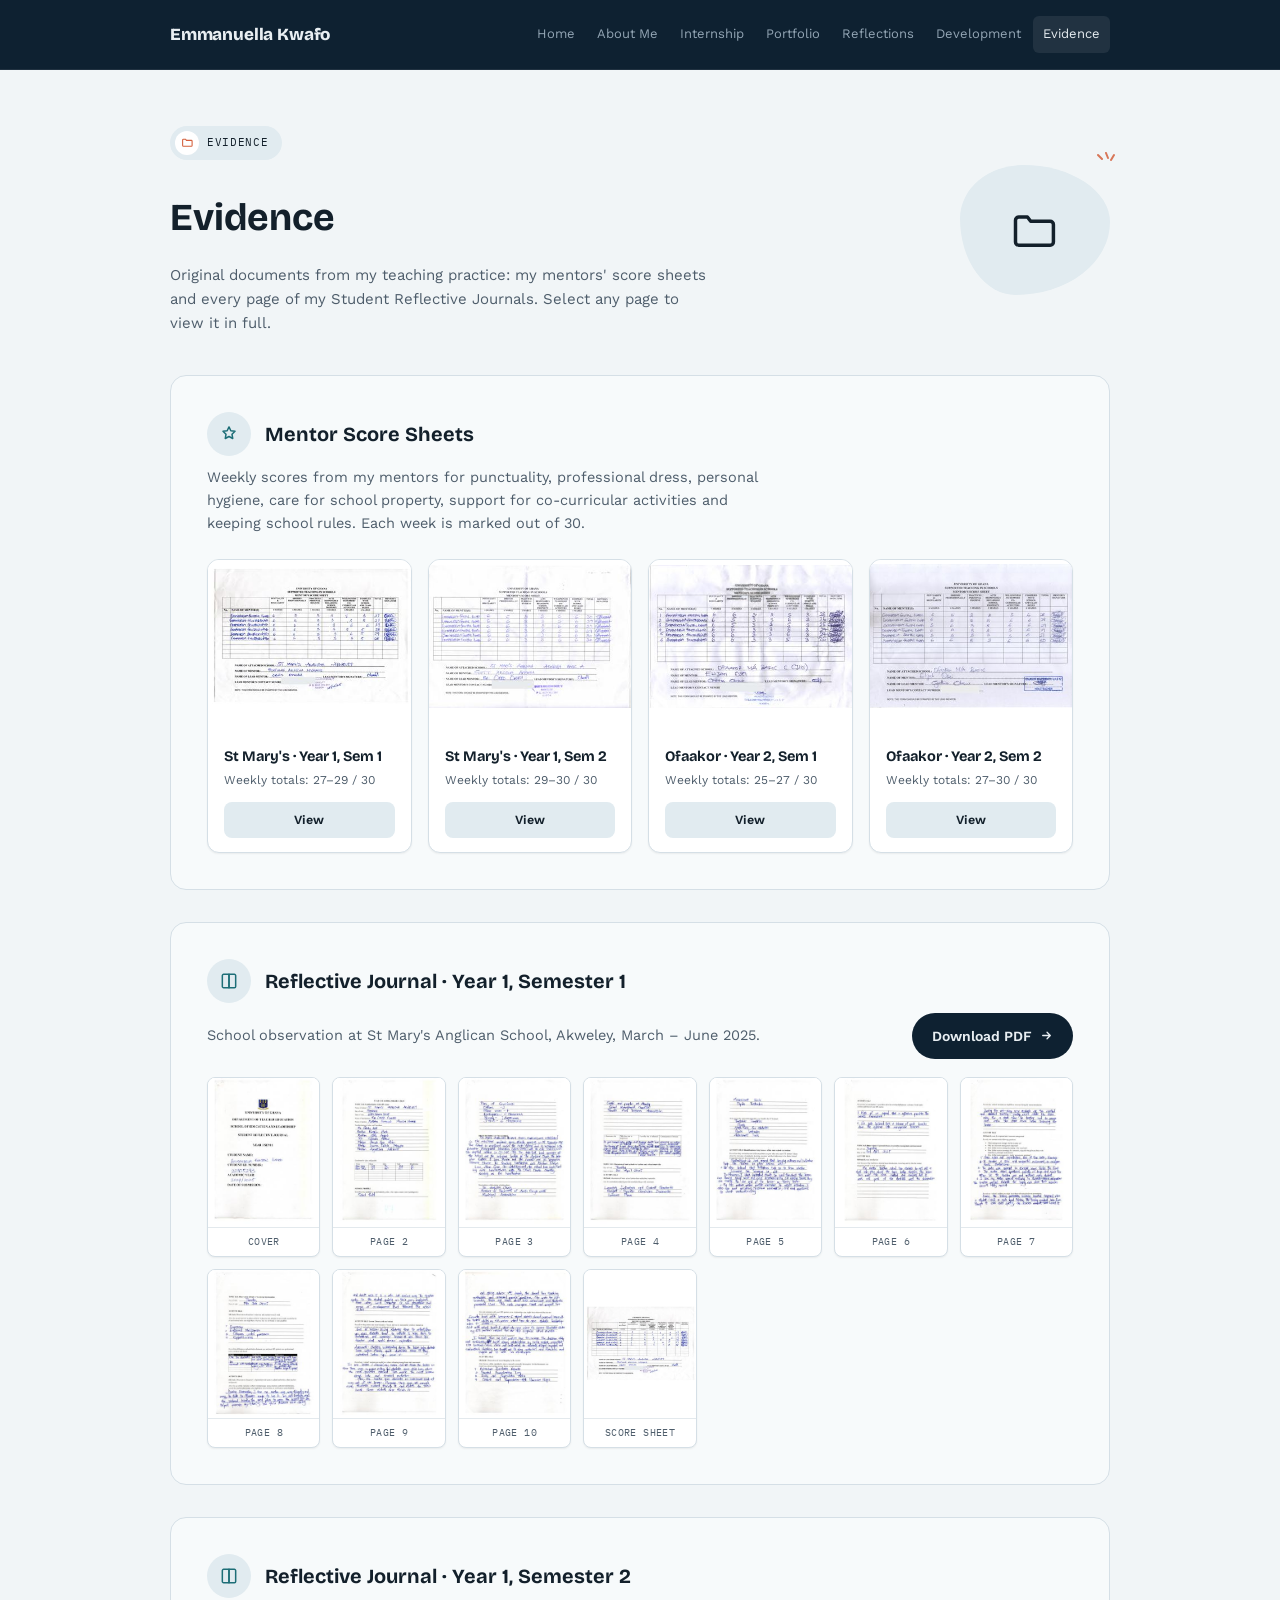
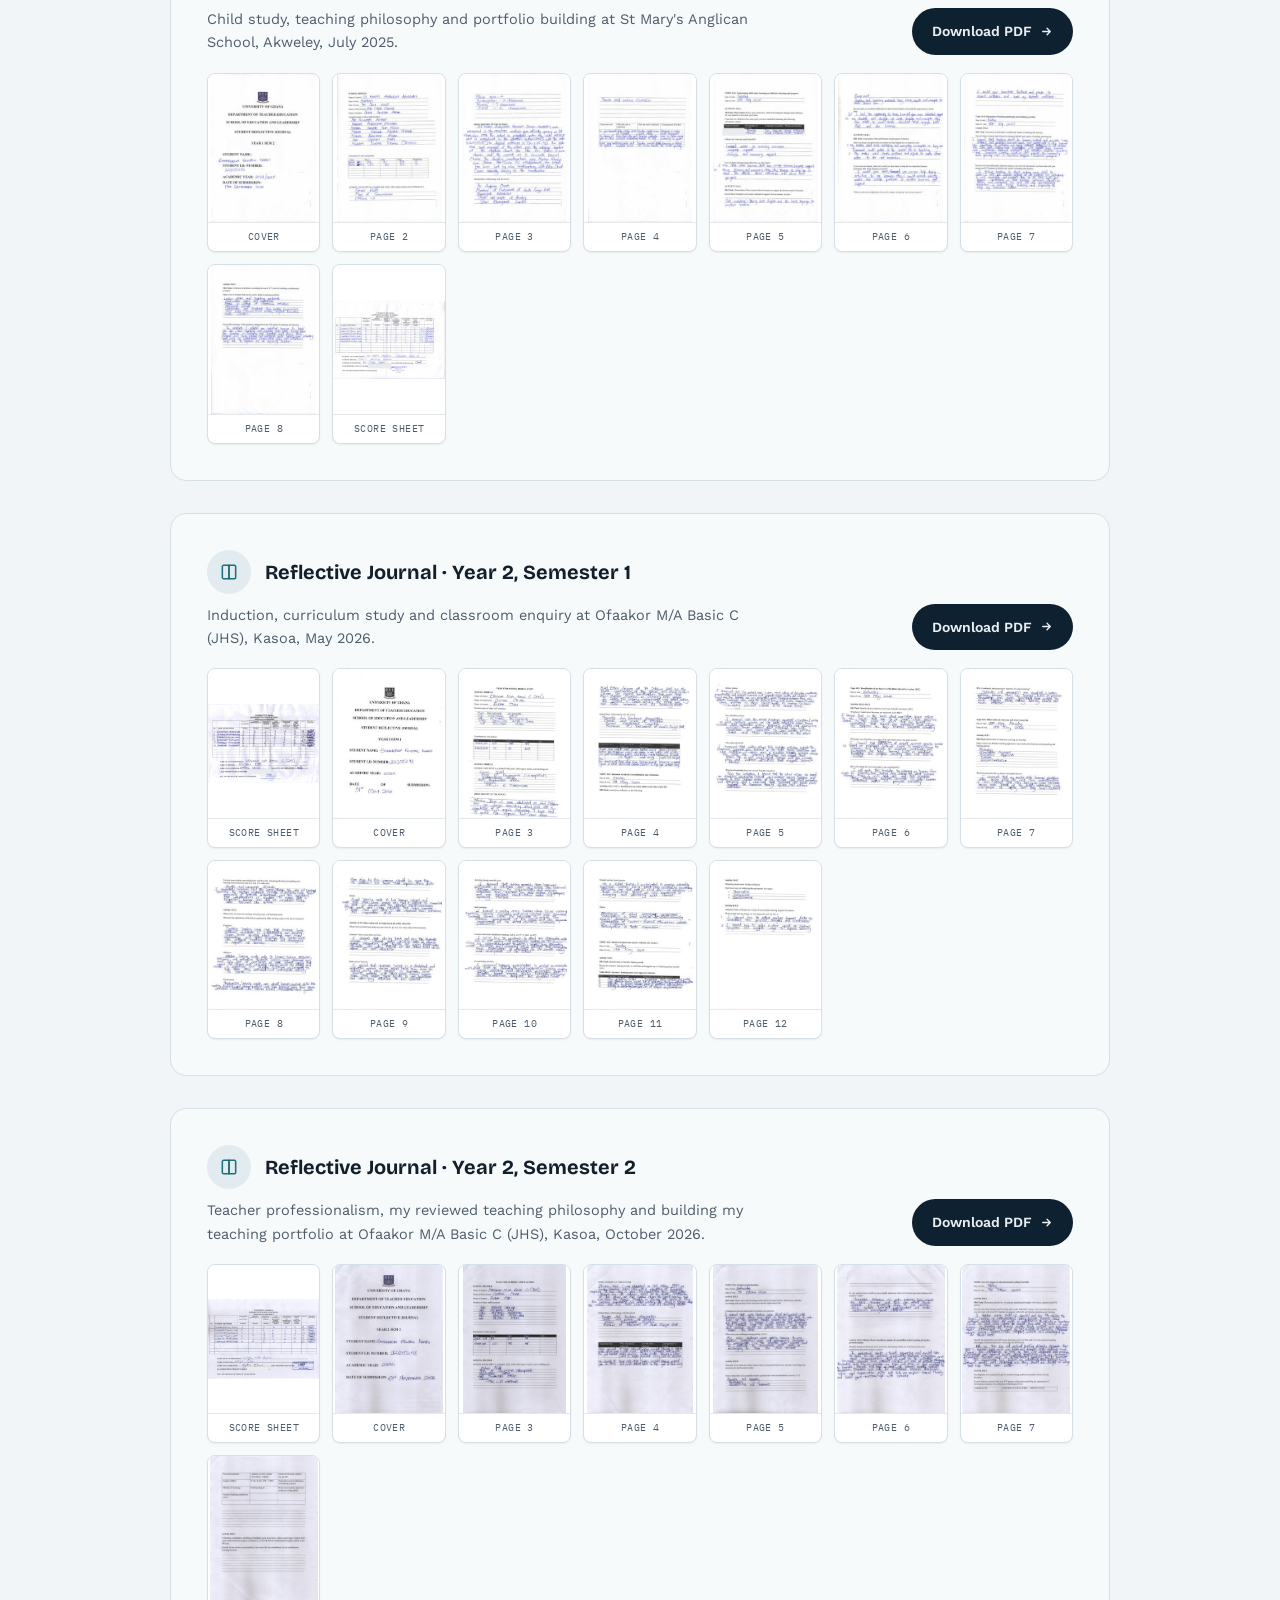
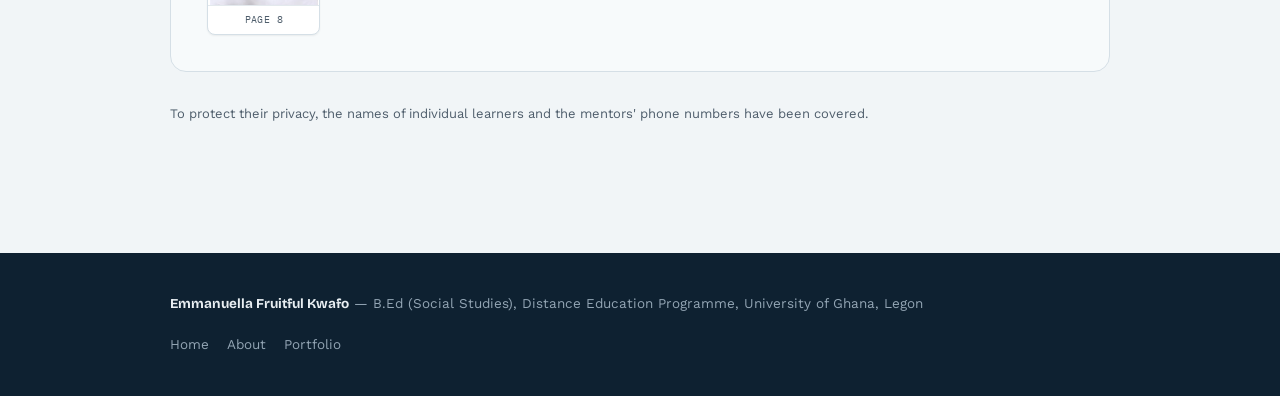
<file: site/evidence.html>
<!doctype html>
<html lang="en">
<head>
<meta charset="UTF-8">
<meta name="viewport" content="width=device-width, initial-scale=1">
<title>Emmanuella Fruitful Kwafo — Evidence</title>
<meta name="description" content="Teaching e-portfolio of Emmanuella Fruitful Kwafo, B.Ed (Social Studies) student-teacher at the University of Ghana, Legon.">
<link rel="stylesheet" href="https://fonts.googleapis.com/css2?family=Bricolage+Grotesque:opsz,wght@12..96,500;12..96,700;12..96,800&family=Work+Sans:wght@400;500;600;700&family=IBM+Plex+Mono:wght@500&display=swap">
<link rel="stylesheet" href="styles.css">
</head>
<body>

<header class="site">
  <div class="container nav-row">
    <a class="brand" href="index.html">Emmanuella Kwafo</a>
    <button class="nav-toggle" id="navToggle" aria-expanded="false">Menu</button>
    <nav class="links" id="navLinks">
      <a href="index.html">Home</a>
      <a href="about.html">About Me</a>
      <a href="internship.html">Internship</a>
      <a href="portfolio.html">Portfolio</a>
      <a href="reflections.html">Reflections</a>
      <a href="development.html">Development</a>
      <a href="evidence.html" class="active">Evidence</a>
    </nav>
  </div>
</header>

<main class="container">
  <div class="page">

    <div class="page-head-split">
      <div class="head-text">
        <div class="pill-eyebrow"><span class="pill-icon"><svg width="13" height="13" viewBox="0 0 24 24" fill="none" stroke="currentColor" stroke-width="2" stroke-linecap="round" stroke-linejoin="round"><path d="M3 7.5A1.5 1.5 0 0 1 4.5 6h4l1.5 2h9A1.5 1.5 0 0 1 20.5 9.5v8A1.5 1.5 0 0 1 19 19H4.5A1.5 1.5 0 0 1 3 17.5z"/></svg></span>Evidence</div>
        <h2>Evidence</h2>
        <p>Original documents from my teaching practice: my mentors' score sheets and every page of my Student Reflective Journals. Select any page to view it in full.</p>
      </div>
      <div class="icon-blob">
        <div class="photo-ticks" style="top:-14px;right:-10px;"><svg width="24" height="34" viewBox="0 0 24 34" fill="none" stroke="currentColor" stroke-width="2" stroke-linecap="round"><path d="M2 4l4 4"/><path d="M10 2l2 5"/><path d="M18 4l-3 5"/></svg></div>
        <svg width="52" height="52" viewBox="0 0 24 24" fill="none" stroke="currentColor" stroke-width="1.6" stroke-linecap="round" stroke-linejoin="round"><path d="M3 7.5A1.5 1.5 0 0 1 4.5 6h4l1.5 2h9A1.5 1.5 0 0 1 20.5 9.5v8A1.5 1.5 0 0 1 19 19H4.5A1.5 1.5 0 0 1 3 17.5z"/></svg>
      </div>
    </div>

    <div class="panel">
      <div class="panel-head">
        <div class="focus-icon"><svg width="20" height="20" viewBox="0 0 24 24" fill="none" stroke="currentColor" stroke-width="1.8" stroke-linecap="round" stroke-linejoin="round"><path d="M12 3.5l2.2 4.6 5 .7-3.6 3.6.9 5-4.5-2.4-4.5 2.4.9-5-3.6-3.6 5-.7z"/></svg></div>
        <h3>Mentor Score Sheets</h3>
      </div>
      <p class="panel-intro">Weekly scores from my mentors for punctuality, professional dress, personal hygiene, care for school property, support for co-curricular activities and keeping school rules. Each week is marked out of 30.</p>
      <div class="evidence-grid" style="grid-template-columns:repeat(auto-fill,minmax(200px,1fr));">
          <div class="evidence-card">
            <img class="evidence-photo is-sheet" src="evidence/y1s1/t11.jpg" alt="Mentor's score sheet, St Mary's · Year 1, Sem 1">
            <div class="evidence-body">
              <h4>St Mary's · Year 1, Sem 1</h4>
              <span class="evidence-tag">Weekly totals: 27–29 / 30</span>
              <a class="evidence-view" href="evidence/y1s1/p11.jpg" target="_blank" rel="noopener">View</a>
            </div>
          </div>
          <div class="evidence-card">
            <img class="evidence-photo is-sheet" src="evidence/y1s2/t09.jpg" alt="Mentor's score sheet, St Mary's · Year 1, Sem 2">
            <div class="evidence-body">
              <h4>St Mary's · Year 1, Sem 2</h4>
              <span class="evidence-tag">Weekly totals: 29–30 / 30</span>
              <a class="evidence-view" href="evidence/y1s2/p09.jpg" target="_blank" rel="noopener">View</a>
            </div>
          </div>
          <div class="evidence-card">
            <img class="evidence-photo is-sheet" src="evidence/y2s1/t01.jpg" alt="Mentor's score sheet, Ofaakor · Year 2, Sem 1">
            <div class="evidence-body">
              <h4>Ofaakor · Year 2, Sem 1</h4>
              <span class="evidence-tag">Weekly totals: 25–27 / 30</span>
              <a class="evidence-view" href="evidence/y2s1/p01.jpg" target="_blank" rel="noopener">View</a>
            </div>
          </div>
          <div class="evidence-card">
            <img class="evidence-photo is-sheet" src="evidence/y2s2/t01.jpg" alt="Mentor's score sheet, Ofaakor · Year 2, Sem 2">
            <div class="evidence-body">
              <h4>Ofaakor · Year 2, Sem 2</h4>
              <span class="evidence-tag">Weekly totals: 27–30 / 30</span>
              <a class="evidence-view" href="evidence/y2s2/p01.jpg" target="_blank" rel="noopener">View</a>
            </div>
          </div>
      </div>
    </div>

    <div class="panel">
      <div class="panel-head">
        <div class="focus-icon"><svg width="20" height="20" viewBox="0 0 24 24" fill="none" stroke="currentColor" stroke-width="1.8" stroke-linecap="round" stroke-linejoin="round"><path d="M4 5.5C4 4.7 4.7 4 5.5 4H12v16H5.5A1.5 1.5 0 0 1 4 18.5z"/><path d="M20 5.5c0-.8-.7-1.5-1.5-1.5H12v16h6.5a1.5 1.5 0 0 0 1.5-1.5z"/></svg></div>
        <h3>Reflective Journal · Year 1, Semester 1</h3>
      </div>
      <div class="doc-row">
        <p class="panel-intro">School observation at St Mary's Anglican School, Akweley, March – June 2025.</p>
        <a class="btn-dark" href="docs/reflective-journal-y1s1.pdf" target="_blank" rel="noopener">Download PDF <svg width="13" height="13" viewBox="0 0 24 24" fill="none" stroke="currentColor" stroke-width="2.4" stroke-linecap="round" stroke-linejoin="round"><path d="M5 12h13M13 6l6 6-6 6"/></svg></a>
      </div>
      <div class="page-grid">
          <a href="evidence/y1s1/p01.jpg" target="_blank" rel="noopener"><img src="evidence/y1s1/t01.jpg" alt="Reflective Journal · Year 1, Semester 1, page 1" loading="lazy"><span>Cover</span></a>
          <a href="evidence/y1s1/p02.jpg" target="_blank" rel="noopener"><img src="evidence/y1s1/t02.jpg" alt="Reflective Journal · Year 1, Semester 1, page 2" loading="lazy"><span>Page 2</span></a>
          <a href="evidence/y1s1/p03.jpg" target="_blank" rel="noopener"><img src="evidence/y1s1/t03.jpg" alt="Reflective Journal · Year 1, Semester 1, page 3" loading="lazy"><span>Page 3</span></a>
          <a href="evidence/y1s1/p04.jpg" target="_blank" rel="noopener"><img src="evidence/y1s1/t04.jpg" alt="Reflective Journal · Year 1, Semester 1, page 4" loading="lazy"><span>Page 4</span></a>
          <a href="evidence/y1s1/p05.jpg" target="_blank" rel="noopener"><img src="evidence/y1s1/t05.jpg" alt="Reflective Journal · Year 1, Semester 1, page 5" loading="lazy"><span>Page 5</span></a>
          <a href="evidence/y1s1/p06.jpg" target="_blank" rel="noopener"><img src="evidence/y1s1/t06.jpg" alt="Reflective Journal · Year 1, Semester 1, page 6" loading="lazy"><span>Page 6</span></a>
          <a href="evidence/y1s1/p07.jpg" target="_blank" rel="noopener"><img src="evidence/y1s1/t07.jpg" alt="Reflective Journal · Year 1, Semester 1, page 7" loading="lazy"><span>Page 7</span></a>
          <a href="evidence/y1s1/p08.jpg" target="_blank" rel="noopener"><img src="evidence/y1s1/t08.jpg" alt="Reflective Journal · Year 1, Semester 1, page 8" loading="lazy"><span>Page 8</span></a>
          <a href="evidence/y1s1/p09.jpg" target="_blank" rel="noopener"><img src="evidence/y1s1/t09.jpg" alt="Reflective Journal · Year 1, Semester 1, page 9" loading="lazy"><span>Page 9</span></a>
          <a href="evidence/y1s1/p10.jpg" target="_blank" rel="noopener"><img src="evidence/y1s1/t10.jpg" alt="Reflective Journal · Year 1, Semester 1, page 10" loading="lazy"><span>Page 10</span></a>
          <a href="evidence/y1s1/p11.jpg" target="_blank" rel="noopener"><img src="evidence/y1s1/t11.jpg" alt="Reflective Journal · Year 1, Semester 1, page 11" loading="lazy"><span>Score sheet</span></a>
      </div>
    </div>

    <div class="panel">
      <div class="panel-head">
        <div class="focus-icon"><svg width="20" height="20" viewBox="0 0 24 24" fill="none" stroke="currentColor" stroke-width="1.8" stroke-linecap="round" stroke-linejoin="round"><path d="M4 5.5C4 4.7 4.7 4 5.5 4H12v16H5.5A1.5 1.5 0 0 1 4 18.5z"/><path d="M20 5.5c0-.8-.7-1.5-1.5-1.5H12v16h6.5a1.5 1.5 0 0 0 1.5-1.5z"/></svg></div>
        <h3>Reflective Journal · Year 1, Semester 2</h3>
      </div>
      <div class="doc-row">
        <p class="panel-intro">Child study, teaching philosophy and portfolio building at St Mary's Anglican School, Akweley, July 2025.</p>
        <a class="btn-dark" href="docs/reflective-journal-y1s2.pdf" target="_blank" rel="noopener">Download PDF <svg width="13" height="13" viewBox="0 0 24 24" fill="none" stroke="currentColor" stroke-width="2.4" stroke-linecap="round" stroke-linejoin="round"><path d="M5 12h13M13 6l6 6-6 6"/></svg></a>
      </div>
      <div class="page-grid">
          <a href="evidence/y1s2/p01.jpg" target="_blank" rel="noopener"><img src="evidence/y1s2/t01.jpg" alt="Reflective Journal · Year 1, Semester 2, page 1" loading="lazy"><span>Cover</span></a>
          <a href="evidence/y1s2/p02.jpg" target="_blank" rel="noopener"><img src="evidence/y1s2/t02.jpg" alt="Reflective Journal · Year 1, Semester 2, page 2" loading="lazy"><span>Page 2</span></a>
          <a href="evidence/y1s2/p03.jpg" target="_blank" rel="noopener"><img src="evidence/y1s2/t03.jpg" alt="Reflective Journal · Year 1, Semester 2, page 3" loading="lazy"><span>Page 3</span></a>
          <a href="evidence/y1s2/p04.jpg" target="_blank" rel="noopener"><img src="evidence/y1s2/t04.jpg" alt="Reflective Journal · Year 1, Semester 2, page 4" loading="lazy"><span>Page 4</span></a>
          <a href="evidence/y1s2/p05.jpg" target="_blank" rel="noopener"><img src="evidence/y1s2/t05.jpg" alt="Reflective Journal · Year 1, Semester 2, page 5" loading="lazy"><span>Page 5</span></a>
          <a href="evidence/y1s2/p06.jpg" target="_blank" rel="noopener"><img src="evidence/y1s2/t06.jpg" alt="Reflective Journal · Year 1, Semester 2, page 6" loading="lazy"><span>Page 6</span></a>
          <a href="evidence/y1s2/p07.jpg" target="_blank" rel="noopener"><img src="evidence/y1s2/t07.jpg" alt="Reflective Journal · Year 1, Semester 2, page 7" loading="lazy"><span>Page 7</span></a>
          <a href="evidence/y1s2/p08.jpg" target="_blank" rel="noopener"><img src="evidence/y1s2/t08.jpg" alt="Reflective Journal · Year 1, Semester 2, page 8" loading="lazy"><span>Page 8</span></a>
          <a href="evidence/y1s2/p09.jpg" target="_blank" rel="noopener"><img src="evidence/y1s2/t09.jpg" alt="Reflective Journal · Year 1, Semester 2, page 9" loading="lazy"><span>Score sheet</span></a>
      </div>
    </div>

    <div class="panel">
      <div class="panel-head">
        <div class="focus-icon"><svg width="20" height="20" viewBox="0 0 24 24" fill="none" stroke="currentColor" stroke-width="1.8" stroke-linecap="round" stroke-linejoin="round"><path d="M4 5.5C4 4.7 4.7 4 5.5 4H12v16H5.5A1.5 1.5 0 0 1 4 18.5z"/><path d="M20 5.5c0-.8-.7-1.5-1.5-1.5H12v16h6.5a1.5 1.5 0 0 0 1.5-1.5z"/></svg></div>
        <h3>Reflective Journal · Year 2, Semester 1</h3>
      </div>
      <div class="doc-row">
        <p class="panel-intro">Induction, curriculum study and classroom enquiry at Ofaakor M/A Basic C (JHS), Kasoa, May 2026.</p>
        <a class="btn-dark" href="docs/reflective-journal-y2s1.pdf" target="_blank" rel="noopener">Download PDF <svg width="13" height="13" viewBox="0 0 24 24" fill="none" stroke="currentColor" stroke-width="2.4" stroke-linecap="round" stroke-linejoin="round"><path d="M5 12h13M13 6l6 6-6 6"/></svg></a>
      </div>
      <div class="page-grid">
          <a href="evidence/y2s1/p01.jpg" target="_blank" rel="noopener"><img src="evidence/y2s1/t01.jpg" alt="Reflective Journal · Year 2, Semester 1, page 1" loading="lazy"><span>Score sheet</span></a>
          <a href="evidence/y2s1/p02.jpg" target="_blank" rel="noopener"><img src="evidence/y2s1/t02.jpg" alt="Reflective Journal · Year 2, Semester 1, page 2" loading="lazy"><span>Cover</span></a>
          <a href="evidence/y2s1/p03.jpg" target="_blank" rel="noopener"><img src="evidence/y2s1/t03.jpg" alt="Reflective Journal · Year 2, Semester 1, page 3" loading="lazy"><span>Page 3</span></a>
          <a href="evidence/y2s1/p04.jpg" target="_blank" rel="noopener"><img src="evidence/y2s1/t04.jpg" alt="Reflective Journal · Year 2, Semester 1, page 4" loading="lazy"><span>Page 4</span></a>
          <a href="evidence/y2s1/p05.jpg" target="_blank" rel="noopener"><img src="evidence/y2s1/t05.jpg" alt="Reflective Journal · Year 2, Semester 1, page 5" loading="lazy"><span>Page 5</span></a>
          <a href="evidence/y2s1/p06.jpg" target="_blank" rel="noopener"><img src="evidence/y2s1/t06.jpg" alt="Reflective Journal · Year 2, Semester 1, page 6" loading="lazy"><span>Page 6</span></a>
          <a href="evidence/y2s1/p07.jpg" target="_blank" rel="noopener"><img src="evidence/y2s1/t07.jpg" alt="Reflective Journal · Year 2, Semester 1, page 7" loading="lazy"><span>Page 7</span></a>
          <a href="evidence/y2s1/p08.jpg" target="_blank" rel="noopener"><img src="evidence/y2s1/t08.jpg" alt="Reflective Journal · Year 2, Semester 1, page 8" loading="lazy"><span>Page 8</span></a>
          <a href="evidence/y2s1/p09.jpg" target="_blank" rel="noopener"><img src="evidence/y2s1/t09.jpg" alt="Reflective Journal · Year 2, Semester 1, page 9" loading="lazy"><span>Page 9</span></a>
          <a href="evidence/y2s1/p10.jpg" target="_blank" rel="noopener"><img src="evidence/y2s1/t10.jpg" alt="Reflective Journal · Year 2, Semester 1, page 10" loading="lazy"><span>Page 10</span></a>
          <a href="evidence/y2s1/p11.jpg" target="_blank" rel="noopener"><img src="evidence/y2s1/t11.jpg" alt="Reflective Journal · Year 2, Semester 1, page 11" loading="lazy"><span>Page 11</span></a>
          <a href="evidence/y2s1/p12.jpg" target="_blank" rel="noopener"><img src="evidence/y2s1/t12.jpg" alt="Reflective Journal · Year 2, Semester 1, page 12" loading="lazy"><span>Page 12</span></a>
      </div>
    </div>

    <div class="panel">
      <div class="panel-head">
        <div class="focus-icon"><svg width="20" height="20" viewBox="0 0 24 24" fill="none" stroke="currentColor" stroke-width="1.8" stroke-linecap="round" stroke-linejoin="round"><path d="M4 5.5C4 4.7 4.7 4 5.5 4H12v16H5.5A1.5 1.5 0 0 1 4 18.5z"/><path d="M20 5.5c0-.8-.7-1.5-1.5-1.5H12v16h6.5a1.5 1.5 0 0 0 1.5-1.5z"/></svg></div>
        <h3>Reflective Journal · Year 2, Semester 2</h3>
      </div>
      <div class="doc-row">
        <p class="panel-intro">Teacher professionalism, my reviewed teaching philosophy and building my teaching portfolio at Ofaakor M/A Basic C (JHS), Kasoa, October 2026.</p>
        <a class="btn-dark" href="docs/reflective-journal-y2s2.pdf" target="_blank" rel="noopener">Download PDF <svg width="13" height="13" viewBox="0 0 24 24" fill="none" stroke="currentColor" stroke-width="2.4" stroke-linecap="round" stroke-linejoin="round"><path d="M5 12h13M13 6l6 6-6 6"/></svg></a>
      </div>
      <div class="page-grid">
          <a href="evidence/y2s2/p01.jpg" target="_blank" rel="noopener"><img src="evidence/y2s2/t01.jpg" alt="Reflective Journal · Year 2, Semester 2, page 1" loading="lazy"><span>Score sheet</span></a>
          <a href="evidence/y2s2/p02.jpg" target="_blank" rel="noopener"><img src="evidence/y2s2/t02.jpg" alt="Reflective Journal · Year 2, Semester 2, page 2" loading="lazy"><span>Cover</span></a>
          <a href="evidence/y2s2/p03.jpg" target="_blank" rel="noopener"><img src="evidence/y2s2/t03.jpg" alt="Reflective Journal · Year 2, Semester 2, page 3" loading="lazy"><span>Page 3</span></a>
          <a href="evidence/y2s2/p04.jpg" target="_blank" rel="noopener"><img src="evidence/y2s2/t04.jpg" alt="Reflective Journal · Year 2, Semester 2, page 4" loading="lazy"><span>Page 4</span></a>
          <a href="evidence/y2s2/p05.jpg" target="_blank" rel="noopener"><img src="evidence/y2s2/t05.jpg" alt="Reflective Journal · Year 2, Semester 2, page 5" loading="lazy"><span>Page 5</span></a>
          <a href="evidence/y2s2/p06.jpg" target="_blank" rel="noopener"><img src="evidence/y2s2/t06.jpg" alt="Reflective Journal · Year 2, Semester 2, page 6" loading="lazy"><span>Page 6</span></a>
          <a href="evidence/y2s2/p07.jpg" target="_blank" rel="noopener"><img src="evidence/y2s2/t07.jpg" alt="Reflective Journal · Year 2, Semester 2, page 7" loading="lazy"><span>Page 7</span></a>
          <a href="evidence/y2s2/p08.jpg" target="_blank" rel="noopener"><img src="evidence/y2s2/t08.jpg" alt="Reflective Journal · Year 2, Semester 2, page 8" loading="lazy"><span>Page 8</span></a>
      </div>
    </div>

    <div class="block">
      <p style="font-size:13px;color:var(--ink-muted);">To protect their privacy, the names of individual learners and the mentors' phone numbers have been covered.</p>
    </div>
  </div>
</main>

<footer class="site">
  <div class="container">
    <div><strong>Emmanuella Fruitful Kwafo</strong> — B.Ed (Social Studies), Distance Education Programme, University of Ghana, Legon</div>
    <div class="foot-links">
      <a href="index.html">Home</a>
      <a href="about.html">About</a>
      <a href="portfolio.html">Portfolio</a>
    </div>
  </div>
</footer>

<script>
(function(){
  var navToggle = document.getElementById("navToggle");
  var navEl = document.getElementById("navLinks");
  navToggle.addEventListener("click", function(){
    var open = navEl.classList.toggle("open");
    navToggle.setAttribute("aria-expanded", open ? "true" : "false");
  });
})();
</script>
</body>
</html>
</file>
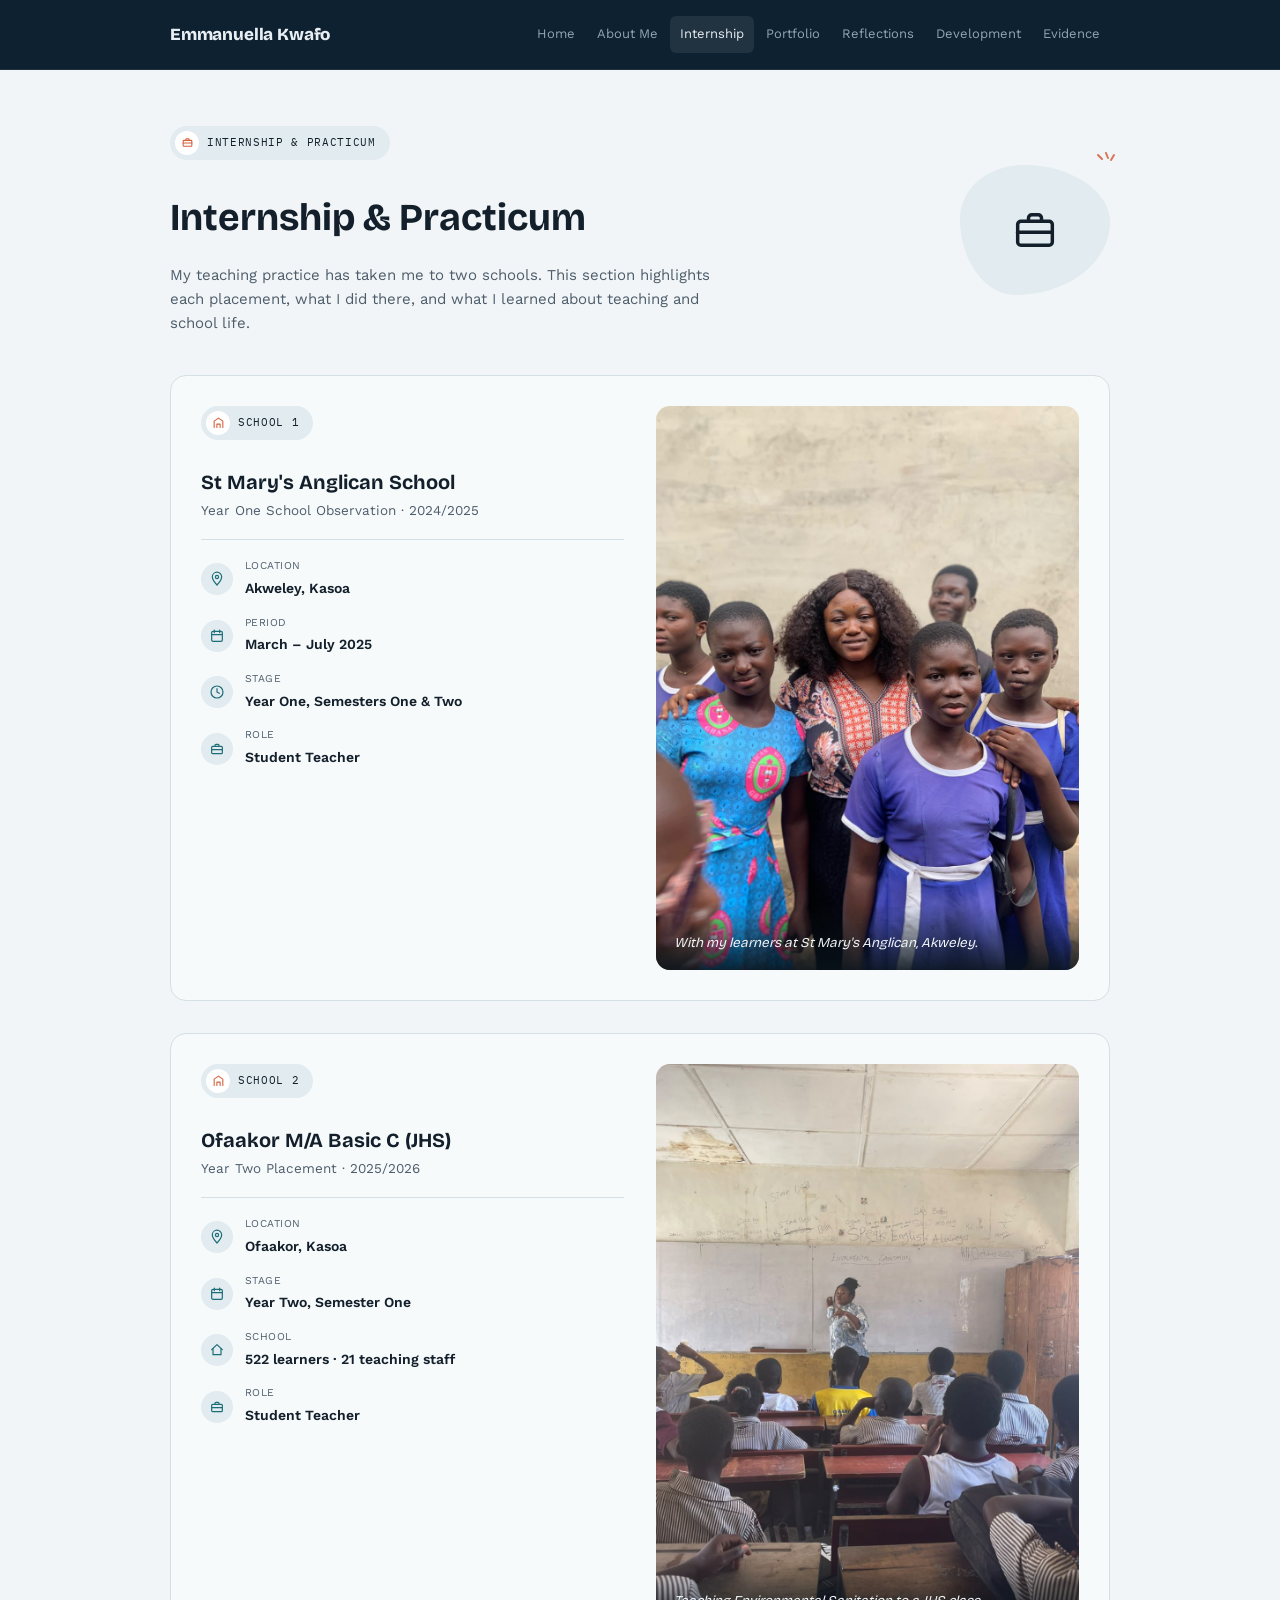
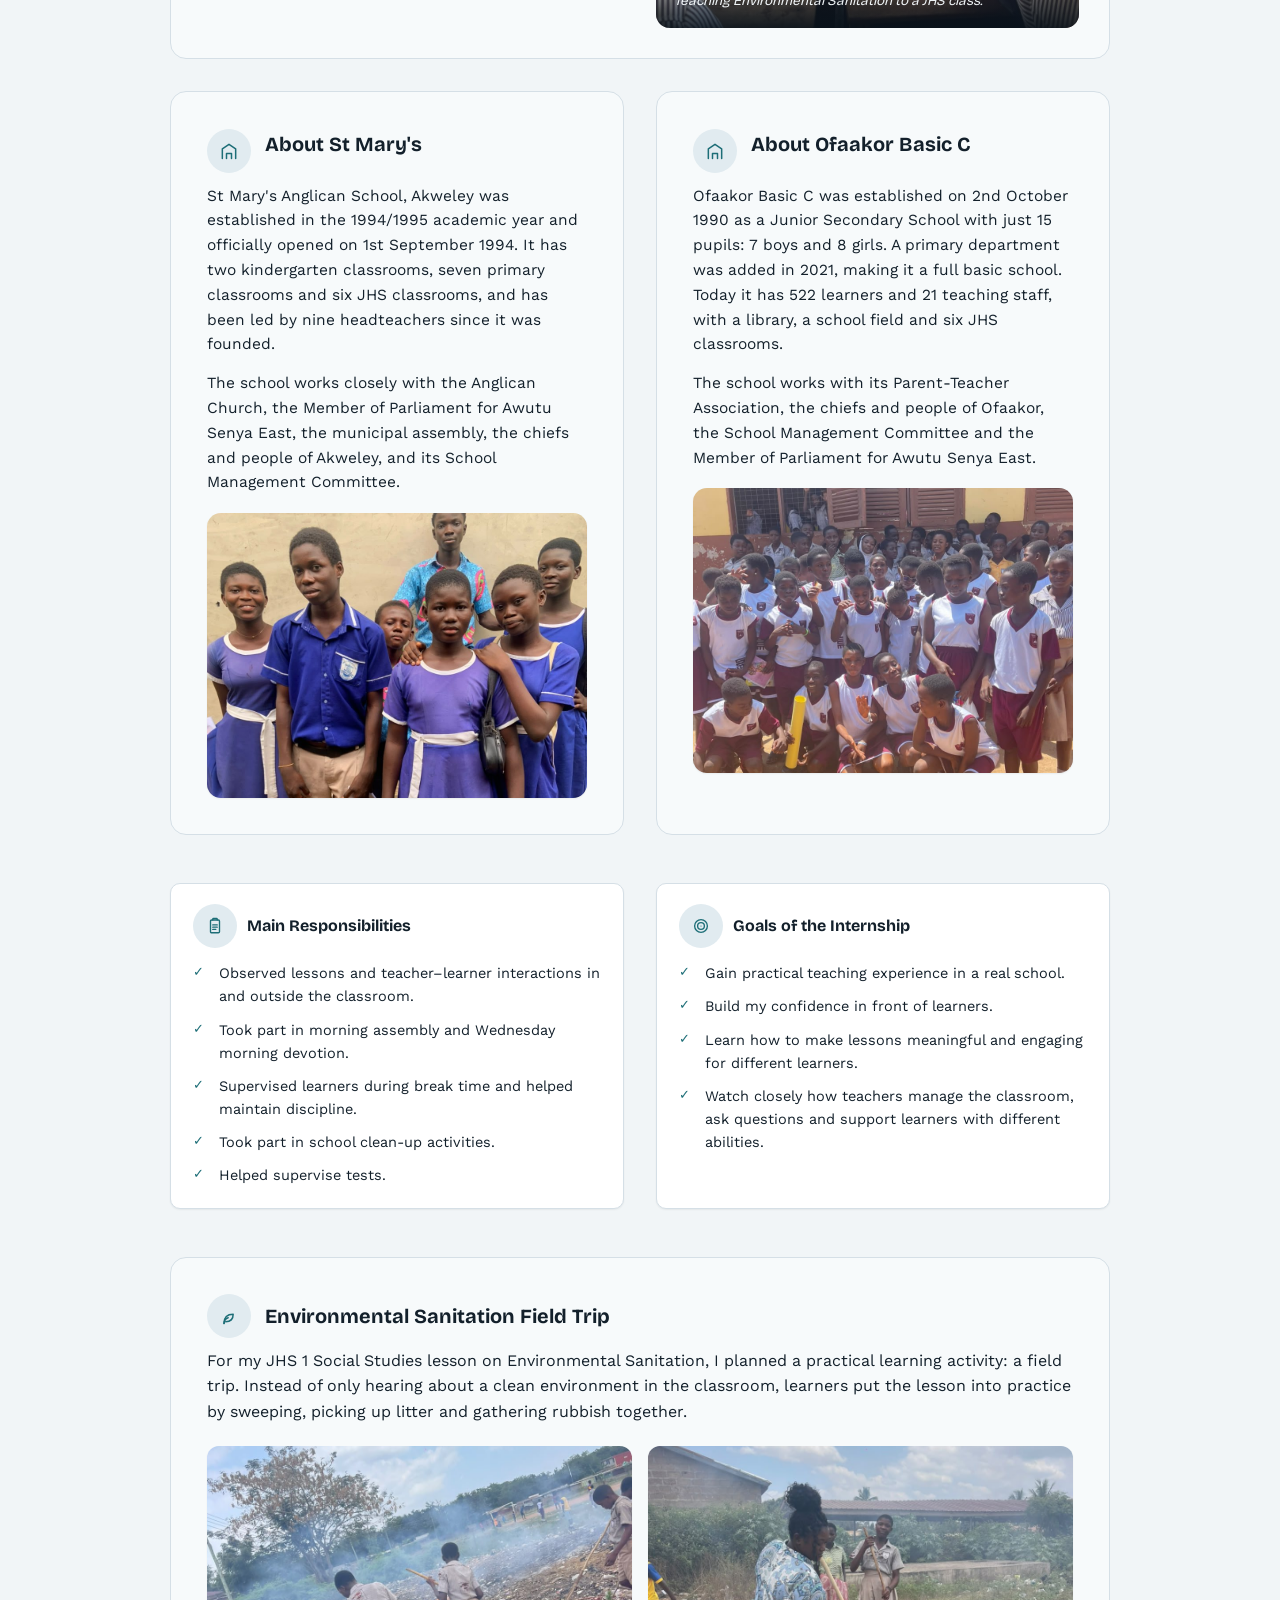
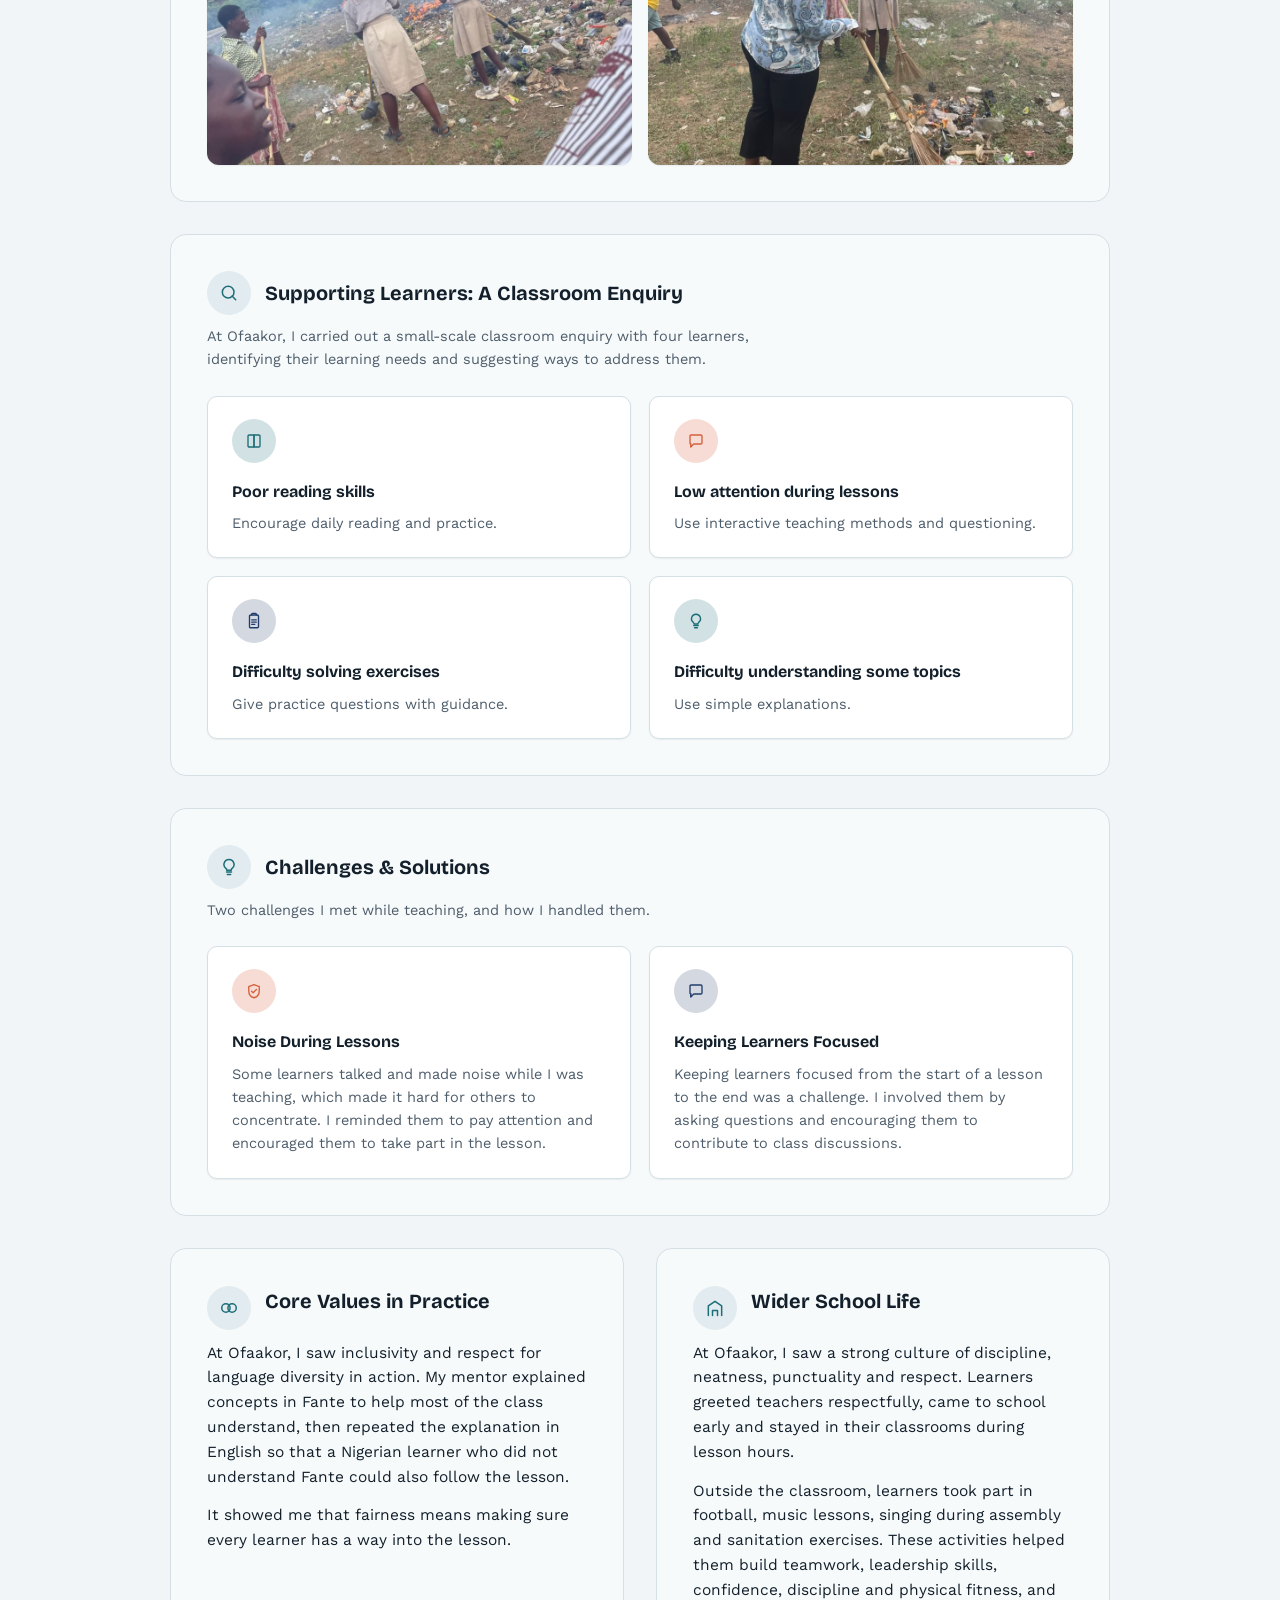
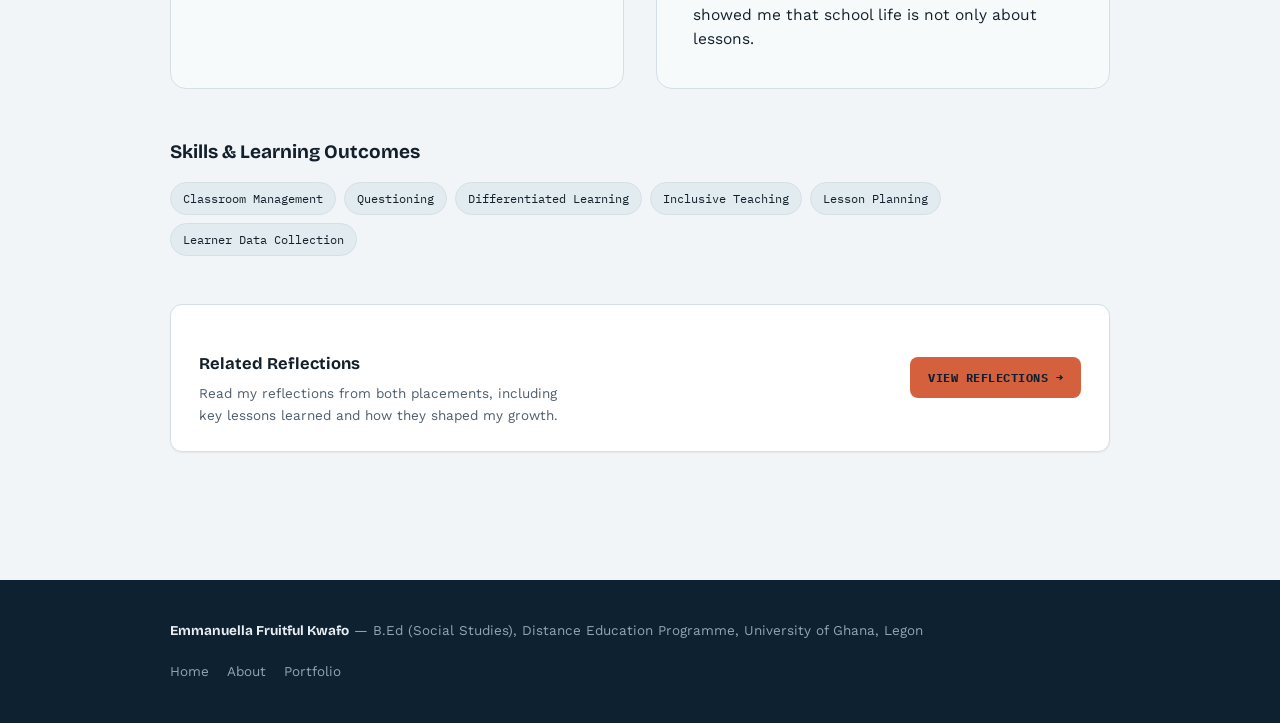
<file: site/internship.html>
<!doctype html>
<html lang="en">
<head>
<meta charset="UTF-8">
<meta name="viewport" content="width=device-width, initial-scale=1">
<title>Emmanuella Fruitful Kwafo — Internship &amp; Practicum</title>
<meta name="description" content="Teaching e-portfolio of Emmanuella Fruitful Kwafo, B.Ed (Social Studies) student-teacher at the University of Ghana, Legon.">
<link rel="stylesheet" href="https://fonts.googleapis.com/css2?family=Bricolage+Grotesque:opsz,wght@12..96,500;12..96,700;12..96,800&family=Work+Sans:wght@400;500;600;700&family=IBM+Plex+Mono:wght@500&display=swap">
<link rel="stylesheet" href="styles.css">
</head>
<body>

<header class="site">
  <div class="container nav-row">
    <a class="brand" href="index.html">Emmanuella Kwafo</a>
    <button class="nav-toggle" id="navToggle" aria-expanded="false">Menu</button>
    <nav class="links" id="navLinks">
      <a href="index.html">Home</a>
      <a href="about.html">About Me</a>
      <a href="internship.html" class="active">Internship</a>
      <a href="portfolio.html">Portfolio</a>
      <a href="reflections.html">Reflections</a>
      <a href="development.html">Development</a>
      <a href="evidence.html">Evidence</a>
    </nav>
  </div>
</header>

<main class="container">
  <div class="page">

    <div class="page-head-split">
      <div class="head-text">
        <div class="pill-eyebrow"><span class="pill-icon"><svg width="13" height="13" viewBox="0 0 24 24" fill="none" stroke="currentColor" stroke-width="2" stroke-linecap="round" stroke-linejoin="round"><rect x="4" y="8" width="16" height="11" rx="1.5"/><path d="M9 8V6.5A1.5 1.5 0 0 1 10.5 5h3A1.5 1.5 0 0 1 15 6.5V8"/><path d="M4 13h16"/></svg></span>Internship &amp; Practicum</div>
        <h2>Internship &amp; Practicum</h2>
        <p>My teaching practice has taken me to two schools. This section highlights each placement, what I did there, and what I learned about teaching and school life.</p>
      </div>
      <div class="icon-blob">
        <div class="photo-ticks" style="top:-14px;right:-10px;"><svg width="24" height="34" viewBox="0 0 24 34" fill="none" stroke="currentColor" stroke-width="2" stroke-linecap="round"><path d="M2 4l4 4"/><path d="M10 2l2 5"/><path d="M18 4l-3 5"/></svg></div>
        <svg width="52" height="52" viewBox="0 0 24 24" fill="none" stroke="currentColor" stroke-width="1.6" stroke-linecap="round" stroke-linejoin="round"><rect x="4" y="8" width="16" height="11" rx="1.5"/><path d="M9 8V6.5A1.5 1.5 0 0 1 10.5 5h3A1.5 1.5 0 0 1 15 6.5V8"/><path d="M4 13h16"/></svg>
      </div>
    </div>

    <div class="profile-card">
      <div>
        <div class="pill-eyebrow"><span class="pill-icon"><svg width="13" height="13" viewBox="0 0 24 24" fill="none" stroke="currentColor" stroke-width="2" stroke-linecap="round" stroke-linejoin="round"><path d="M4 21V9.5L12 4l8 5.5V21"/><path d="M9 21v-6h6v6"/></svg></span>School 1</div>
        <h3>St Mary's Anglican School</h3>
        <p class="profile-sub">Year One School Observation · 2024/2025</p>
        <div class="profile-list">
          <div class="info-row">
            <div class="focus-icon"><svg width="16" height="16" viewBox="0 0 24 24" fill="none" stroke="currentColor" stroke-width="1.8" stroke-linecap="round" stroke-linejoin="round"><path d="M12 21s7-7.2 7-12.2a7 7 0 1 0-14 0C5 13.8 12 21 12 21z"/><circle cx="12" cy="9" r="2.4"/></svg></div>
            <div><span class="label">Location</span><span class="value">Akweley, Kasoa</span></div>
          </div>
          <div class="info-row">
            <div class="focus-icon"><svg width="16" height="16" viewBox="0 0 24 24" fill="none" stroke="currentColor" stroke-width="1.8" stroke-linecap="round" stroke-linejoin="round"><rect x="4" y="5" width="16" height="15" rx="2"/><path d="M4 10h16M8 3v4M16 3v4"/></svg></div>
            <div><span class="label">Period</span><span class="value">March – July 2025</span></div>
          </div>
          <div class="info-row">
            <div class="focus-icon"><svg width="16" height="16" viewBox="0 0 24 24" fill="none" stroke="currentColor" stroke-width="1.8" stroke-linecap="round" stroke-linejoin="round"><circle cx="12" cy="12" r="9"/><path d="M12 7v5l3.3 2"/></svg></div>
            <div><span class="label">Stage</span><span class="value">Year One, Semesters One &amp; Two</span></div>
          </div>
          <div class="info-row">
            <div class="focus-icon"><svg width="16" height="16" viewBox="0 0 24 24" fill="none" stroke="currentColor" stroke-width="1.8" stroke-linecap="round" stroke-linejoin="round"><rect x="4" y="8" width="16" height="11" rx="1.5"/><path d="M9 8V6.5A1.5 1.5 0 0 1 10.5 5h3A1.5 1.5 0 0 1 15 6.5V8"/><path d="M4 13h16"/></svg></div>
            <div><span class="label">Role</span><span class="value">Student Teacher</span></div>
          </div>
        </div>
      </div>
      <div class="photo-quote">
        <img src="assets/st-marys-with-learners.jpg" style="object-position:center 35%;" alt="Emmanuella with a group of learners at St Mary's Anglican School, Akweley">
        <div class="quote-overlay">With my learners at St Mary's Anglican, Akweley.</div>
      </div>
    </div>

    <div class="profile-card">
      <div>
        <div class="pill-eyebrow"><span class="pill-icon"><svg width="13" height="13" viewBox="0 0 24 24" fill="none" stroke="currentColor" stroke-width="2" stroke-linecap="round" stroke-linejoin="round"><path d="M4 21V9.5L12 4l8 5.5V21"/><path d="M9 21v-6h6v6"/></svg></span>School 2</div>
        <h3>Ofaakor M/A Basic C (JHS)</h3>
        <p class="profile-sub">Year Two Placement · 2025/2026</p>
        <div class="profile-list">
          <div class="info-row">
            <div class="focus-icon"><svg width="16" height="16" viewBox="0 0 24 24" fill="none" stroke="currentColor" stroke-width="1.8" stroke-linecap="round" stroke-linejoin="round"><path d="M12 21s7-7.2 7-12.2a7 7 0 1 0-14 0C5 13.8 12 21 12 21z"/><circle cx="12" cy="9" r="2.4"/></svg></div>
            <div><span class="label">Location</span><span class="value">Ofaakor, Kasoa</span></div>
          </div>
          <div class="info-row">
            <div class="focus-icon"><svg width="16" height="16" viewBox="0 0 24 24" fill="none" stroke="currentColor" stroke-width="1.8" stroke-linecap="round" stroke-linejoin="round"><rect x="4" y="5" width="16" height="15" rx="2"/><path d="M4 10h16M8 3v4M16 3v4"/></svg></div>
            <div><span class="label">Stage</span><span class="value">Year Two, Semester One</span></div>
          </div>
          <div class="info-row">
            <div class="focus-icon"><svg width="16" height="16" viewBox="0 0 24 24" fill="none" stroke="currentColor" stroke-width="1.8" stroke-linecap="round" stroke-linejoin="round"><path d="M4 11.5L12 4l8 7.5"/><path d="M6 10v9h12v-9"/></svg></div>
            <div><span class="label">School</span><span class="value">522 learners · 21 teaching staff</span></div>
          </div>
          <div class="info-row">
            <div class="focus-icon"><svg width="16" height="16" viewBox="0 0 24 24" fill="none" stroke="currentColor" stroke-width="1.8" stroke-linecap="round" stroke-linejoin="round"><rect x="4" y="8" width="16" height="11" rx="1.5"/><path d="M9 8V6.5A1.5 1.5 0 0 1 10.5 5h3A1.5 1.5 0 0 1 15 6.5V8"/><path d="M4 13h16"/></svg></div>
            <div><span class="label">Role</span><span class="value">Student Teacher</span></div>
          </div>
        </div>
      </div>
      <div class="photo-quote">
        <img src="assets/teaching-sanitation.jpg" style="object-position:center 40%;" alt="Emmanuella teaching a JHS class on Environmental Sanitation">
        <div class="quote-overlay">Teaching Environmental Sanitation to a JHS class.</div>
      </div>
    </div>

    <div class="two-col block">
      <div class="panel" style="margin-bottom:0;">
        <div class="panel-head">
        <div class="focus-icon"><svg width="20" height="20" viewBox="0 0 24 24" fill="none" stroke="currentColor" stroke-width="1.8" stroke-linecap="round" stroke-linejoin="round"><path d="M4 21V9.5L12 4l8 5.5V21"/><path d="M9 21v-6h6v6"/></svg></div>
        <h3>About St Mary's</h3>
      </div>
        <p class="body-text">St Mary's Anglican School, Akweley was established in the 1994/1995 academic year and officially opened on 1st September 1994. It has two kindergarten classrooms, seven primary classrooms and six JHS classrooms, and has been led by nine headteachers since it was founded.</p>
        <p class="body-text" style="margin-top:14px;">The school works closely with the Anglican Church, the Member of Parliament for Awutu Senya East, the municipal assembly, the chiefs and people of Akweley, and its School Management Committee.</p>
        <img class="growth-photo" style="margin-top:18px;height:auto;aspect-ratio:4/3;object-position:center 30%;" src="assets/st-marys-learners.jpg" alt="A group of St Mary's learners in their school uniforms">
      </div>
      <div class="panel" style="margin-bottom:0;">
        <div class="panel-head">
        <div class="focus-icon"><svg width="20" height="20" viewBox="0 0 24 24" fill="none" stroke="currentColor" stroke-width="1.8" stroke-linecap="round" stroke-linejoin="round"><path d="M4 21V9.5L12 4l8 5.5V21"/><path d="M9 21v-6h6v6"/></svg></div>
        <h3>About Ofaakor Basic C</h3>
      </div>
        <p class="body-text">Ofaakor Basic C was established on 2nd October 1990 as a Junior Secondary School with just 15 pupils: 7 boys and 8 girls. A primary department was added in 2021, making it a full basic school. Today it has 522 learners and 21 teaching staff, with a library, a school field and six JHS classrooms.</p>
        <p class="body-text" style="margin-top:14px;">The school works with its Parent-Teacher Association, the chiefs and people of Ofaakor, the School Management Committee and the Member of Parliament for Awutu Senya East.</p>
        <img class="growth-photo" style="margin-top:18px;height:auto;aspect-ratio:4/3;object-position:center 40%;" src="assets/learners-group.jpg" alt="A group of Ofaakor learners in their sports kit">
      </div>
    </div>

    <div class="two-col block">
      <div class="filled">
        <div class="icon-card-head">
          <div class="focus-icon"><svg width="18" height="18" viewBox="0 0 24 24" fill="none" stroke="currentColor" stroke-width="1.8" stroke-linecap="round" stroke-linejoin="round"><rect x="6" y="4" width="12" height="17" rx="1.5"/><path d="M9 4V3a1 1 0 0 1 1-1h4a1 1 0 0 1 1 1v1"/><path d="M9 10.5h6M9 13.5h6M9 16.5h4"/></svg></div>
          <h4>Main Responsibilities</h4>
        </div>
        <ul class="check-list">
          <li>Observed lessons and teacher–learner interactions in and outside the classroom.</li>
          <li>Took part in morning assembly and Wednesday morning devotion.</li>
          <li>Supervised learners during break time and helped maintain discipline.</li>
          <li>Took part in school clean-up activities.</li>
          <li>Helped supervise tests.</li>
        </ul>
      </div>
      <div class="filled">
        <div class="icon-card-head">
          <div class="focus-icon"><svg width="18" height="18" viewBox="0 0 24 24" fill="none" stroke="currentColor" stroke-width="1.8" stroke-linecap="round" stroke-linejoin="round"><circle cx="12" cy="12" r="8.5"/><circle cx="12" cy="12" r="4.5"/><circle cx="12" cy="12" r=".8" fill="currentColor" stroke="none"/></svg></div>
          <h4>Goals of the Internship</h4>
        </div>
        <ul class="check-list">
          <li>Gain practical teaching experience in a real school.</li>
          <li>Build my confidence in front of learners.</li>
          <li>Learn how to make lessons meaningful and engaging for different learners.</li>
          <li>Watch closely how teachers manage the classroom, ask questions and support learners with different abilities.</li>
        </ul>
      </div>
    </div>

    <div class="panel">
      <div class="panel-head">
        <div class="focus-icon"><svg width="20" height="20" viewBox="0 0 24 24" fill="none" stroke="currentColor" stroke-width="1.8" stroke-linecap="round" stroke-linejoin="round"><path d="M6 21c0-7 4-11 11-11 0 6-3 9-9 9"/><path d="M6 21c0-4 2-6 5-7"/></svg></div>
        <h3>Environmental Sanitation Field Trip</h3>
      </div>
      <p class="body-text">For my JHS 1 Social Studies lesson on Environmental Sanitation, I planned a practical learning activity: a field trip. Instead of only hearing about a clean environment in the classroom, learners put the lesson into practice by sweeping, picking up litter and gathering rubbish together.</p>
      <div class="photo-pair">
        <img src="assets/clean-up-learners.jpg" alt="Learners sweeping and gathering litter during the field trip">
        <img src="assets/clean-up-sweeping.jpg" alt="Emmanuella sweeping alongside a learner during the field trip">
      </div>
    </div>

    <div class="panel">
      <div class="panel-head">
        <div class="focus-icon"><svg width="20" height="20" viewBox="0 0 24 24" fill="none" stroke="currentColor" stroke-width="1.8" stroke-linecap="round" stroke-linejoin="round"><circle cx="11" cy="11" r="7"/><path d="M20 20l-4.3-4.3"/></svg></div>
        <h3>Supporting Learners: A Classroom Enquiry</h3>
      </div>
      <p class="panel-intro">At Ofaakor, I carried out a small-scale classroom enquiry with four learners, identifying their learning needs and suggesting ways to address them.</p>
      <div class="grid-cards cards-4">
        <div class="card">
          <div class="focus-icon icon-pastel-1"><svg width="18" height="18" viewBox="0 0 24 24" fill="none" stroke="currentColor" stroke-width="1.8" stroke-linecap="round" stroke-linejoin="round"><path d="M4 5.5C4 4.7 4.7 4 5.5 4H12v16H5.5A1.5 1.5 0 0 1 4 18.5z"/><path d="M20 5.5c0-.8-.7-1.5-1.5-1.5H12v16h6.5a1.5 1.5 0 0 0 1.5-1.5z"/></svg></div>
          <h4>Poor reading skills</h4>
          <p>Encourage daily reading and practice.</p>
        </div>
        <div class="card">
          <div class="focus-icon icon-pastel-2"><svg width="18" height="18" viewBox="0 0 24 24" fill="none" stroke="currentColor" stroke-width="1.8" stroke-linecap="round" stroke-linejoin="round"><path d="M4 5.5A1.5 1.5 0 0 1 5.5 4h13A1.5 1.5 0 0 1 20 5.5v9A1.5 1.5 0 0 1 18.5 16H9l-4 4v-4H5.5A1.5 1.5 0 0 1 4 14.5z"/></svg></div>
          <h4>Low attention during lessons</h4>
          <p>Use interactive teaching methods and questioning.</p>
        </div>
        <div class="card">
          <div class="focus-icon icon-pastel-3"><svg width="18" height="18" viewBox="0 0 24 24" fill="none" stroke="currentColor" stroke-width="1.8" stroke-linecap="round" stroke-linejoin="round"><rect x="6" y="4" width="12" height="17" rx="1.5"/><path d="M9 4V3a1 1 0 0 1 1-1h4a1 1 0 0 1 1 1v1"/><path d="M9 10.5h6M9 13.5h6M9 16.5h4"/></svg></div>
          <h4>Difficulty solving exercises</h4>
          <p>Give practice questions with guidance.</p>
        </div>
        <div class="card">
          <div class="focus-icon icon-pastel-1"><svg width="18" height="18" viewBox="0 0 24 24" fill="none" stroke="currentColor" stroke-width="1.8" stroke-linecap="round" stroke-linejoin="round"><path d="M9 18h6M10 21h4"/><path d="M12 3a6 6 0 0 0-3.5 10.9c.5.4.8 1 .8 1.6v.5h5.4v-.5c0-.6.3-1.2.8-1.6A6 6 0 0 0 12 3z"/></svg></div>
          <h4>Difficulty understanding some topics</h4>
          <p>Use simple explanations.</p>
        </div>
      </div>
    </div>

    <div class="panel">
      <div class="panel-head">
        <div class="focus-icon"><svg width="20" height="20" viewBox="0 0 24 24" fill="none" stroke="currentColor" stroke-width="1.8" stroke-linecap="round" stroke-linejoin="round"><path d="M9 18h6M10 21h4"/><path d="M12 3a6 6 0 0 0-3.5 10.9c.5.4.8 1 .8 1.6v.5h5.4v-.5c0-.6.3-1.2.8-1.6A6 6 0 0 0 12 3z"/></svg></div>
        <h3>Challenges &amp; Solutions</h3>
      </div>
      <p class="panel-intro">Two challenges I met while teaching, and how I handled them.</p>
      <div class="grid-cards cards-2">
        <div class="card">
          <div class="focus-icon icon-pastel-2"><svg width="18" height="18" viewBox="0 0 24 24" fill="none" stroke="currentColor" stroke-width="1.8" stroke-linecap="round" stroke-linejoin="round"><path d="M12 3.5l7 2.8v5.2c0 5-3 8.3-7 9.5-4-1.2-7-4.5-7-9.5V6.3z"/><path d="M8.8 12.2l2.1 2.1 4.3-4.3"/></svg></div>
          <h4>Noise During Lessons</h4>
          <p>Some learners talked and made noise while I was teaching, which made it hard for others to concentrate. I reminded them to pay attention and encouraged them to take part in the lesson.</p>
        </div>
        <div class="card">
          <div class="focus-icon icon-pastel-3"><svg width="18" height="18" viewBox="0 0 24 24" fill="none" stroke="currentColor" stroke-width="1.8" stroke-linecap="round" stroke-linejoin="round"><path d="M4 5.5A1.5 1.5 0 0 1 5.5 4h13A1.5 1.5 0 0 1 20 5.5v9A1.5 1.5 0 0 1 18.5 16H9l-4 4v-4H5.5A1.5 1.5 0 0 1 4 14.5z"/></svg></div>
          <h4>Keeping Learners Focused</h4>
          <p>Keeping learners focused from the start of a lesson to the end was a challenge. I involved them by asking questions and encouraging them to contribute to class discussions.</p>
        </div>
      </div>
    </div>

    <div class="two-col block">
      <div class="panel" style="margin-bottom:0;">
        <div class="panel-head">
        <div class="focus-icon"><svg width="20" height="20" viewBox="0 0 24 24" fill="none" stroke="currentColor" stroke-width="1.8" stroke-linecap="round" stroke-linejoin="round"><circle cx="8.3" cy="12" r="5"/><circle cx="15.7" cy="12" r="5"/></svg></div>
        <h3>Core Values in Practice</h3>
      </div>
        <p class="body-text">At Ofaakor, I saw inclusivity and respect for language diversity in action. My mentor explained concepts in Fante to help most of the class understand, then repeated the explanation in English so that a Nigerian learner who did not understand Fante could also follow the lesson.</p>
        <p class="body-text" style="margin-top:14px;">It showed me that fairness means making sure every learner has a way into the lesson.</p>
      </div>
      <div class="panel" style="margin-bottom:0;">
        <div class="panel-head">
        <div class="focus-icon"><svg width="20" height="20" viewBox="0 0 24 24" fill="none" stroke="currentColor" stroke-width="1.8" stroke-linecap="round" stroke-linejoin="round"><path d="M4 21V9.5L12 4l8 5.5V21"/><path d="M9 21v-6h6v6"/></svg></div>
        <h3>Wider School Life</h3>
      </div>
        <p class="body-text">At Ofaakor, I saw a strong culture of discipline, neatness, punctuality and respect. Learners greeted teachers respectfully, came to school early and stayed in their classrooms during lesson hours.</p>
        <p class="body-text" style="margin-top:14px;">Outside the classroom, learners took part in football, music lessons, singing during assembly and sanitation exercises. These activities helped them build teamwork, leadership skills, confidence, discipline and physical fitness, and showed me that school life is not only about lessons.</p>
      </div>
    </div>

    <div class="block">
      <h3>Skills &amp; Learning Outcomes</h3>
      <div class="chip-row">
        <span class="chip">Classroom Management</span>
        <span class="chip">Questioning</span>
        <span class="chip">Differentiated Learning</span>
        <span class="chip">Inclusive Teaching</span>
        <span class="chip">Lesson Planning</span>
        <span class="chip">Learner Data Collection</span>
      </div>
    </div>

    <div class="block">
      <div class="cta-card">
        <div class="cta-text">
          <h4>Related Reflections</h4>
          <p>Read my reflections from both placements, including key lessons learned and how they shaped my growth.</p>
        </div>
        <a class="cta-btn" href="reflections.html">View Reflections →</a>
      </div>
    </div>
  </div>
</main>

<footer class="site">
  <div class="container">
    <div><strong>Emmanuella Fruitful Kwafo</strong> — B.Ed (Social Studies), Distance Education Programme, University of Ghana, Legon</div>
    <div class="foot-links">
      <a href="index.html">Home</a>
      <a href="about.html">About</a>
      <a href="portfolio.html">Portfolio</a>
    </div>
  </div>
</footer>

<script>
(function(){
  var navToggle = document.getElementById("navToggle");
  var navEl = document.getElementById("navLinks");
  navToggle.addEventListener("click", function(){
    var open = navEl.classList.toggle("open");
    navToggle.setAttribute("aria-expanded", open ? "true" : "false");
  });
})();
</script>
</body>
</html>
</file>
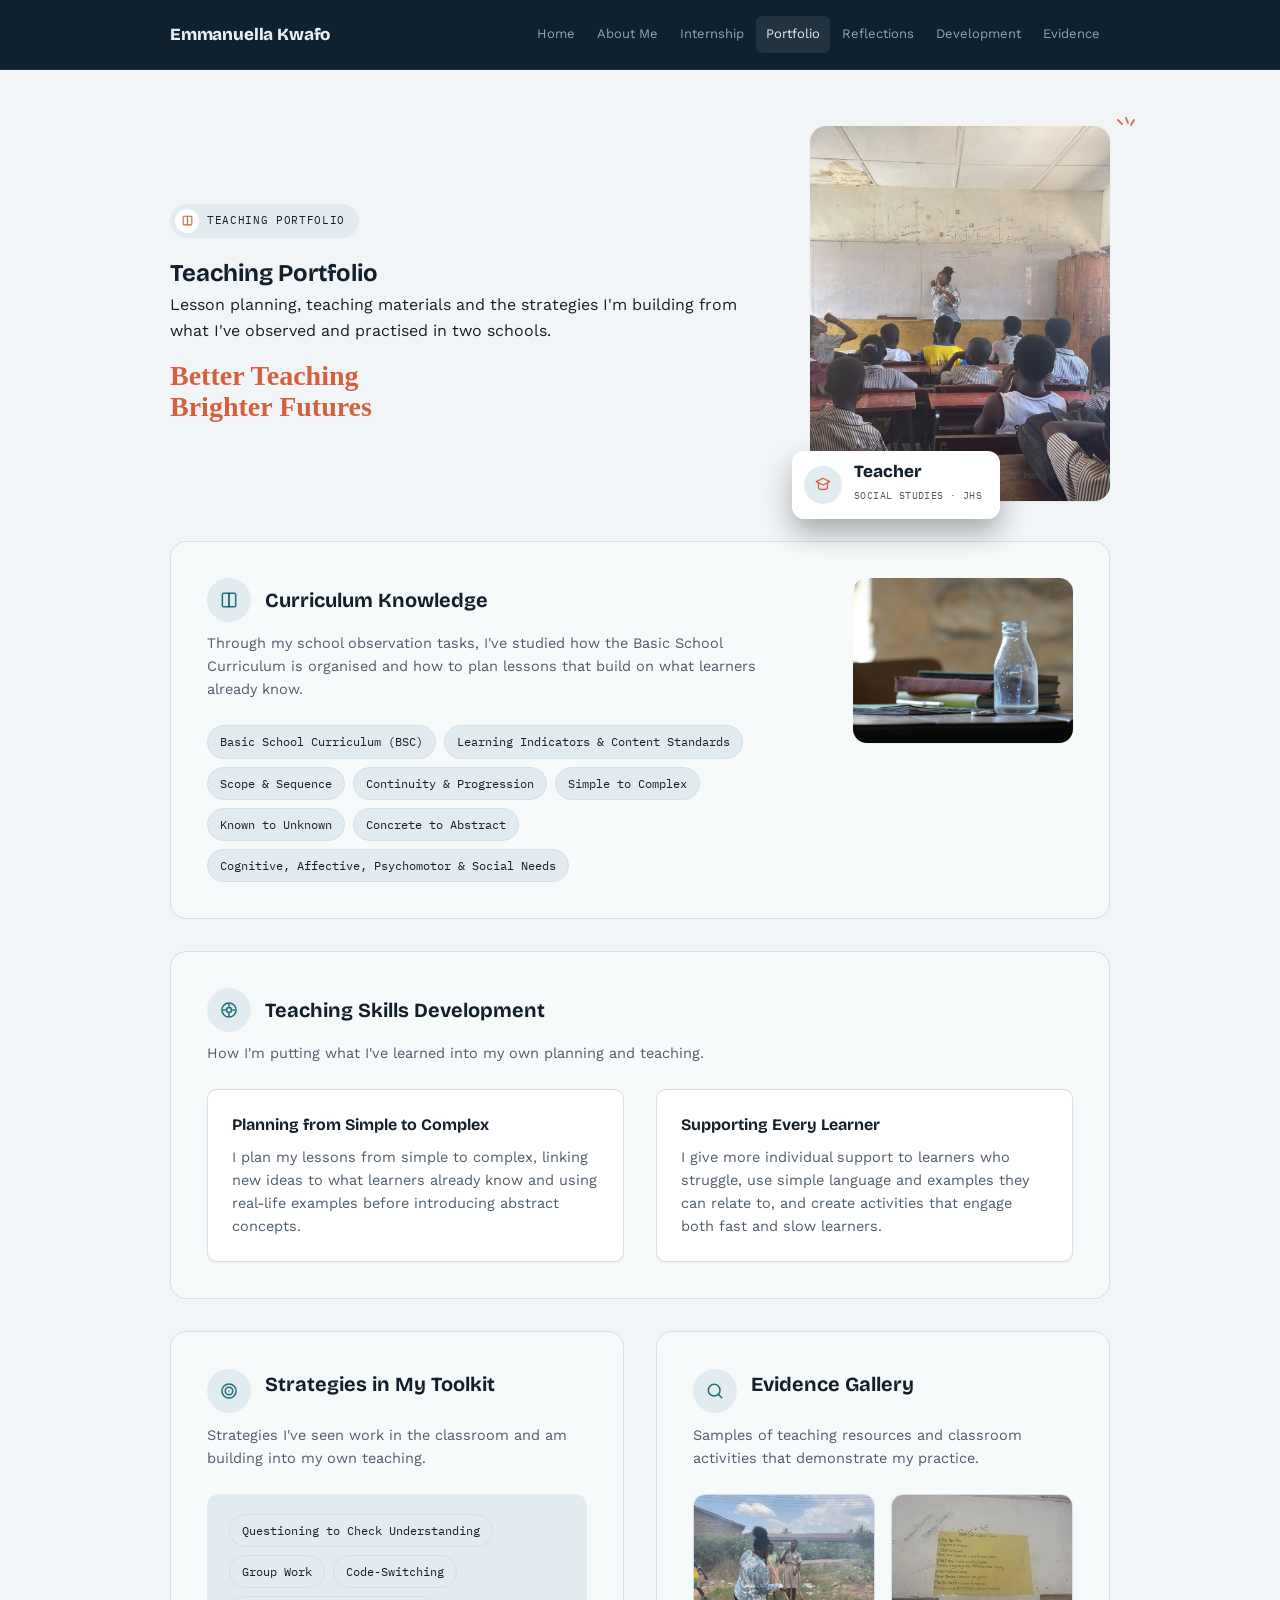
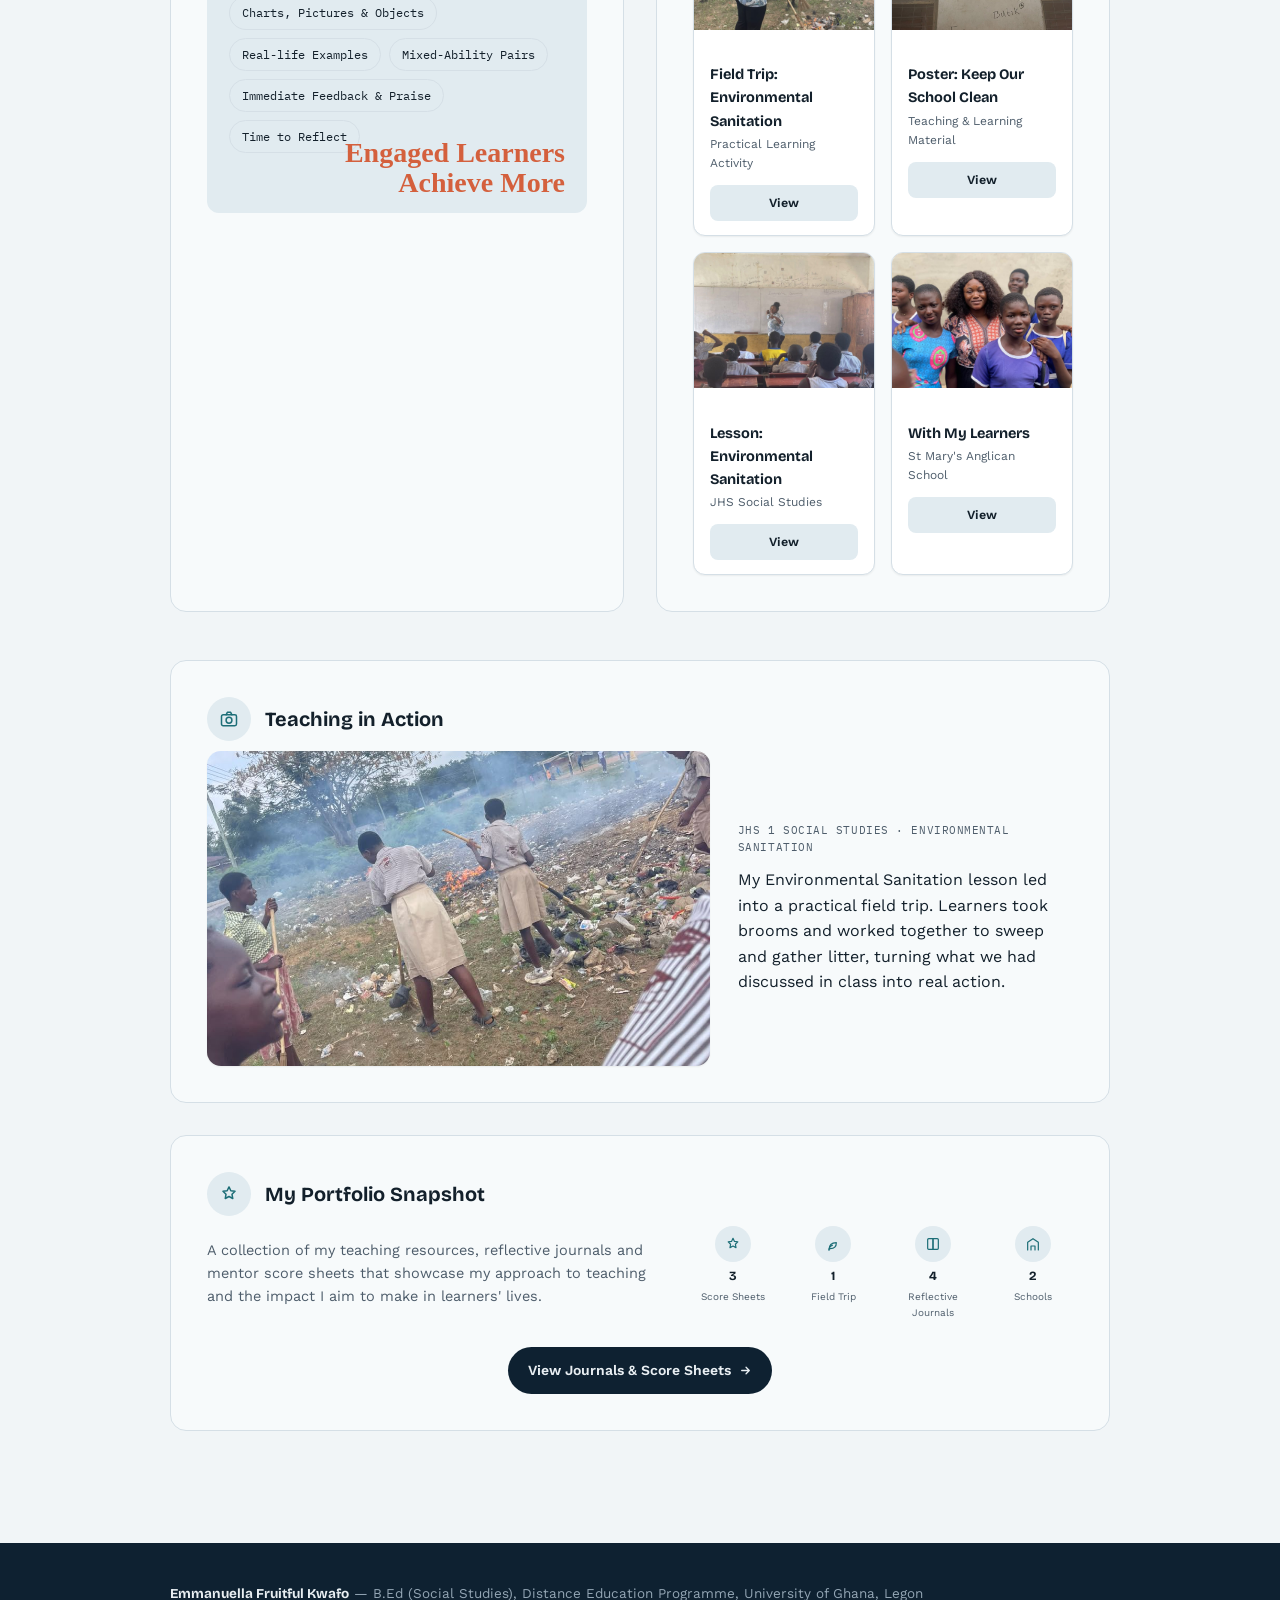
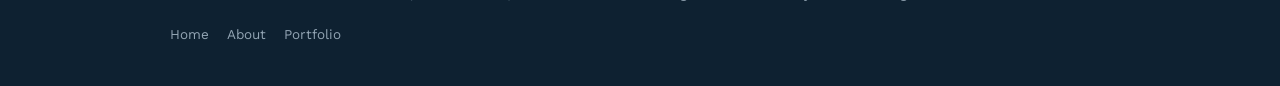
<file: site/portfolio.html>
<!doctype html>
<html lang="en">
<head>
<meta charset="UTF-8">
<meta name="viewport" content="width=device-width, initial-scale=1">
<title>Emmanuella Fruitful Kwafo — Teaching Portfolio</title>
<meta name="description" content="Teaching e-portfolio of Emmanuella Fruitful Kwafo, B.Ed (Social Studies) student-teacher at the University of Ghana, Legon.">
<link rel="stylesheet" href="https://fonts.googleapis.com/css2?family=Bricolage+Grotesque:opsz,wght@12..96,500;12..96,700;12..96,800&family=Work+Sans:wght@400;500;600;700&family=IBM+Plex+Mono:wght@500&display=swap">
<link rel="stylesheet" href="styles.css">
</head>
<body>

<header class="site">
  <div class="container nav-row">
    <a class="brand" href="index.html">Emmanuella Kwafo</a>
    <button class="nav-toggle" id="navToggle" aria-expanded="false">Menu</button>
    <nav class="links" id="navLinks">
      <a href="index.html">Home</a>
      <a href="about.html">About Me</a>
      <a href="internship.html">Internship</a>
      <a href="portfolio.html" class="active">Portfolio</a>
      <a href="reflections.html">Reflections</a>
      <a href="development.html">Development</a>
      <a href="evidence.html">Evidence</a>
    </nav>
  </div>
</header>

<main class="container">
  <div class="page">

    <div class="page-photo-hero">
      <div class="head-text">
        <div class="pill-eyebrow"><span class="pill-icon"><svg width="13" height="13" viewBox="0 0 24 24" fill="none" stroke="currentColor" stroke-width="2" stroke-linecap="round" stroke-linejoin="round"><path d="M4 5.5C4 4.7 4.7 4 5.5 4H12v16H5.5A1.5 1.5 0 0 1 4 18.5z"/><path d="M20 5.5c0-.8-.7-1.5-1.5-1.5H12v16h6.5a1.5 1.5 0 0 0 1.5-1.5z"/></svg></span>Teaching Portfolio</div>
        <h2>Teaching Portfolio</h2>
        <p>Lesson planning, teaching materials and the strategies I'm building from what I've observed and practised in two schools.</p>
        <div class="tagline-script">Better Teaching<br>Brighter Futures</div>
      </div>
      <div class="photo-col">
        <div class="photo-ticks"><svg width="24" height="34" viewBox="0 0 24 34" fill="none" stroke="currentColor" stroke-width="2" stroke-linecap="round"><path d="M2 4l4 4"/><path d="M10 2l2 5"/><path d="M18 4l-3 5"/></svg></div>
        <img class="page-hero-photo" style="object-position:center 42%;" src="assets/teaching-sanitation.jpg" alt="Emmanuella teaching a JHS class on Environmental Sanitation">
        <div class="hero-badge">
          <div class="badge-icon"><svg width="18" height="18" viewBox="0 0 24 24" fill="none" stroke="currentColor" stroke-width="1.8" stroke-linecap="round" stroke-linejoin="round"><path d="M12 3l9 4.5-9 4.5-9-4.5z"/><path d="M6 10v5c0 1.5 2.7 3 6 3s6-1.5 6-3v-5"/></svg></div>
          <div><b>Teacher</b><span>Social Studies · JHS</span></div>
        </div>
      </div>
    </div>

    <div class="panel">
      <div class="panel-with-photo">
        <div class="panel-main">
          <div class="panel-head">
        <div class="focus-icon"><svg width="20" height="20" viewBox="0 0 24 24" fill="none" stroke="currentColor" stroke-width="1.8" stroke-linecap="round" stroke-linejoin="round"><path d="M4 5.5C4 4.7 4.7 4 5.5 4H12v16H5.5A1.5 1.5 0 0 1 4 18.5z"/><path d="M20 5.5c0-.8-.7-1.5-1.5-1.5H12v16h6.5a1.5 1.5 0 0 0 1.5-1.5z"/></svg></div>
        <h3>Curriculum Knowledge</h3>
      </div>
          <p class="panel-intro">Through my school observation tasks, I've studied how the Basic School Curriculum is organised and how to plan lessons that build on what learners already know.</p>
          <div class="chip-row">
            <span class="chip">Basic School Curriculum (BSC)</span>
            <span class="chip">Learning Indicators &amp; Content Standards</span>
            <span class="chip">Scope &amp; Sequence</span>
            <span class="chip">Continuity &amp; Progression</span>
            <span class="chip">Simple to Complex</span>
            <span class="chip">Known to Unknown</span>
            <span class="chip">Concrete to Abstract</span>
            <span class="chip">Cognitive, Affective, Psychomotor &amp; Social Needs</span>
          </div>
        </div>
        <div class="panel-photo"><img src="assets/portfolio-books-bottle.jpg" alt="Books and notebooks on a desk beside a glass bottle"></div>
      </div>
    </div>

    <div class="panel">
      <div class="panel-head">
        <div class="focus-icon"><svg width="20" height="20" viewBox="0 0 24 24" fill="none" stroke="currentColor" stroke-width="1.8" stroke-linecap="round" stroke-linejoin="round"><circle cx="12" cy="12" r="8.5"/><path d="M12 7.5v-2.3M12 18.8v-2.3M7.5 12H5.2M18.8 12h-2.3"/><circle cx="12" cy="12" r="3"/></svg></div>
        <h3>Teaching Skills Development</h3>
      </div>
      <p class="panel-intro">How I'm putting what I've learned into my own planning and teaching.</p>
      <div class="two-col">
        <div class="card">
          <h4>Planning from Simple to Complex</h4>
          <p>I plan my lessons from simple to complex, linking new ideas to what learners already know and using real-life examples before introducing abstract concepts.</p>
        </div>
        <div class="card">
          <h4>Supporting Every Learner</h4>
          <p>I give more individual support to learners who struggle, use simple language and examples they can relate to, and create activities that engage both fast and slow learners.</p>
        </div>
      </div>
    </div>

    <div class="two-col block">
      <div class="panel" style="margin-bottom:0;">
        <div class="panel-head">
        <div class="focus-icon"><svg width="20" height="20" viewBox="0 0 24 24" fill="none" stroke="currentColor" stroke-width="1.8" stroke-linecap="round" stroke-linejoin="round"><circle cx="12" cy="12" r="8.5"/><circle cx="12" cy="12" r="4.5"/><circle cx="12" cy="12" r=".8" fill="currentColor" stroke="none"/></svg></div>
        <h3>Strategies in My Toolkit</h3>
      </div>
        <p class="panel-intro">Strategies I've seen work in the classroom and am building into my own teaching.</p>
        <div class="toolkit-cloud">
          <div class="chip-row">
            <span class="chip">Questioning to Check Understanding</span>
            <span class="chip">Group Work</span>
            <span class="chip">Code-Switching</span>
            <span class="chip">Charts, Pictures &amp; Objects</span>
            <span class="chip">Real-life Examples</span>
            <span class="chip">Mixed-Ability Pairs</span>
            <span class="chip">Immediate Feedback &amp; Praise</span>
            <span class="chip">Time to Reflect</span>
          </div>
          <div class="tagline-script">Engaged Learners<br>Achieve More</div>
        </div>
      </div>
      <div class="panel" style="margin-bottom:0;">
        <div class="panel-head">
        <div class="focus-icon"><svg width="20" height="20" viewBox="0 0 24 24" fill="none" stroke="currentColor" stroke-width="1.8" stroke-linecap="round" stroke-linejoin="round"><circle cx="11" cy="11" r="7"/><path d="M20 20l-4.3-4.3"/></svg></div>
        <h3>Evidence Gallery</h3>
      </div>
        <p class="panel-intro">Samples of teaching resources and classroom activities that demonstrate my practice.</p>
        <div class="evidence-grid">
          <div class="evidence-card">
            <img class="evidence-photo" style="object-position:center 35%;" src="assets/clean-up-sweeping.jpg" alt="Emmanuella sweeping alongside a learner during the field trip">
            <div class="evidence-body">
              <h4>Field Trip: Environmental Sanitation</h4>
              <span class="evidence-tag">Practical Learning Activity</span>
              <a class="evidence-view" href="assets/clean-up-sweeping.jpg" target="_blank" rel="noopener">View</a>
            </div>
          </div>
          <div class="evidence-card">
            <img class="evidence-photo" src="assets/sanitation-poster.jpg" alt="Classroom poster titled Keep Our School Clean, listing rules such as use the bin, stop littering and keep gutters clean">
            <div class="evidence-body">
              <h4>Poster: Keep Our School Clean</h4>
              <span class="evidence-tag">Teaching &amp; Learning Material</span>
              <a class="evidence-view" href="assets/sanitation-poster.jpg" target="_blank" rel="noopener">View</a>
            </div>
          </div>
          <div class="evidence-card">
            <img class="evidence-photo" style="object-position:center 40%;" src="assets/teaching-sanitation.jpg" alt="Emmanuella teaching a JHS class with Environmental Sanitation written on the board">
            <div class="evidence-body">
              <h4>Lesson: Environmental Sanitation</h4>
              <span class="evidence-tag">JHS Social Studies</span>
              <a class="evidence-view" href="assets/teaching-sanitation.jpg" target="_blank" rel="noopener">View</a>
            </div>
          </div>
          <div class="evidence-card">
            <img class="evidence-photo" src="assets/st-marys-with-learners.jpg" alt="Emmanuella with her learners at St Mary's Anglican School">
            <div class="evidence-body">
              <h4>With My Learners</h4>
              <span class="evidence-tag">St Mary's Anglican School</span>
              <a class="evidence-view" href="assets/st-marys-with-learners.jpg" target="_blank" rel="noopener">View</a>
            </div>
          </div>
        </div>
      </div>
    </div>

    <div class="panel">
      <div class="panel-head">
        <div class="focus-icon"><svg width="20" height="20" viewBox="0 0 24 24" fill="none" stroke="currentColor" stroke-width="1.8" stroke-linecap="round" stroke-linejoin="round"><rect x="3" y="7" width="18" height="13" rx="2"/><circle cx="12" cy="13.5" r="3.5"/><path d="M8.5 7l1.5-3h4l1.5 3"/></svg></div>
        <h3>Teaching in Action</h3>
      </div>
      <div class="video-feature">
        <img class="feature-photo" src="assets/clean-up-learners.jpg" style="object-position:center 60%;" alt="Learners sweeping and gathering litter during the Environmental Sanitation field trip">
        <div class="video-caption">
          <span class="evidence-tag">JHS 1 Social Studies · Environmental Sanitation</span>
          <p class="body-text">My Environmental Sanitation lesson led into a practical field trip. Learners took brooms and worked together to sweep and gather litter, turning what we had discussed in class into real action.</p>
        </div>
      </div>
    </div>

    <div class="panel">
      <div class="panel-head">
        <div class="focus-icon"><svg width="20" height="20" viewBox="0 0 24 24" fill="none" stroke="currentColor" stroke-width="1.8" stroke-linecap="round" stroke-linejoin="round"><path d="M12 3.5l2.2 4.6 5 .7-3.6 3.6.9 5-4.5-2.4-4.5 2.4.9-5-3.6-3.6 5-.7z"/></svg></div>
        <h3>My Portfolio Snapshot</h3>
      </div>
      <div style="display:flex;flex-wrap:wrap;gap:28px;align-items:center;justify-content:space-between;">
        <p class="panel-intro" style="margin-bottom:0;flex:1;min-width:240px;">A collection of my teaching resources, reflective journals and mentor score sheets that showcase my approach to teaching and the impact I aim to make in learners' lives.</p>
        <div class="mini-stats">
          <div class="mini-stat">
            <div class="focus-icon"><svg width="16" height="16" viewBox="0 0 24 24" fill="none" stroke="currentColor" stroke-width="1.8" stroke-linecap="round" stroke-linejoin="round"><path d="M12 3.5l2.2 4.6 5 .7-3.6 3.6.9 5-4.5-2.4-4.5 2.4.9-5-3.6-3.6 5-.7z"/></svg></div>
            <b>3</b><span>Score Sheets</span>
          </div>
          <div class="mini-stat">
            <div class="focus-icon"><svg width="16" height="16" viewBox="0 0 24 24" fill="none" stroke="currentColor" stroke-width="1.8" stroke-linecap="round" stroke-linejoin="round"><path d="M6 21c0-7 4-11 11-11 0 6-3 9-9 9"/><path d="M6 21c0-4 2-6 5-7"/></svg></div>
            <b>1</b><span>Field Trip</span>
          </div>
          <div class="mini-stat">
            <div class="focus-icon"><svg width="16" height="16" viewBox="0 0 24 24" fill="none" stroke="currentColor" stroke-width="1.8" stroke-linecap="round" stroke-linejoin="round"><path d="M4 5.5C4 4.7 4.7 4 5.5 4H12v16H5.5A1.5 1.5 0 0 1 4 18.5z"/><path d="M20 5.5c0-.8-.7-1.5-1.5-1.5H12v16h6.5a1.5 1.5 0 0 0 1.5-1.5z"/></svg></div>
            <b>4</b><span>Reflective Journals</span>
          </div>
          <div class="mini-stat">
            <div class="focus-icon"><svg width="16" height="16" viewBox="0 0 24 24" fill="none" stroke="currentColor" stroke-width="1.8" stroke-linecap="round" stroke-linejoin="round"><path d="M4 21V9.5L12 4l8 5.5V21"/><path d="M9 21v-6h6v6"/></svg></div>
            <b>2</b><span>Schools</span>
          </div>
        </div>
      </div>
      <div style="text-align:center;margin-top:26px;">
        <a class="btn-dark" href="evidence.html">View Journals &amp; Score Sheets <svg width="13" height="13" viewBox="0 0 24 24" fill="none" stroke="currentColor" stroke-width="2.4" stroke-linecap="round" stroke-linejoin="round"><path d="M5 12h13M13 6l6 6-6 6"/></svg></a>
      </div>
    </div>
  </div>
</main>

<footer class="site">
  <div class="container">
    <div><strong>Emmanuella Fruitful Kwafo</strong> — B.Ed (Social Studies), Distance Education Programme, University of Ghana, Legon</div>
    <div class="foot-links">
      <a href="index.html">Home</a>
      <a href="about.html">About</a>
      <a href="portfolio.html">Portfolio</a>
    </div>
  </div>
</footer>

<script>
(function(){
  var navToggle = document.getElementById("navToggle");
  var navEl = document.getElementById("navLinks");
  navToggle.addEventListener("click", function(){
    var open = navEl.classList.toggle("open");
    navToggle.setAttribute("aria-expanded", open ? "true" : "false");
  });
})();
</script>
</body>
</html>
</file>
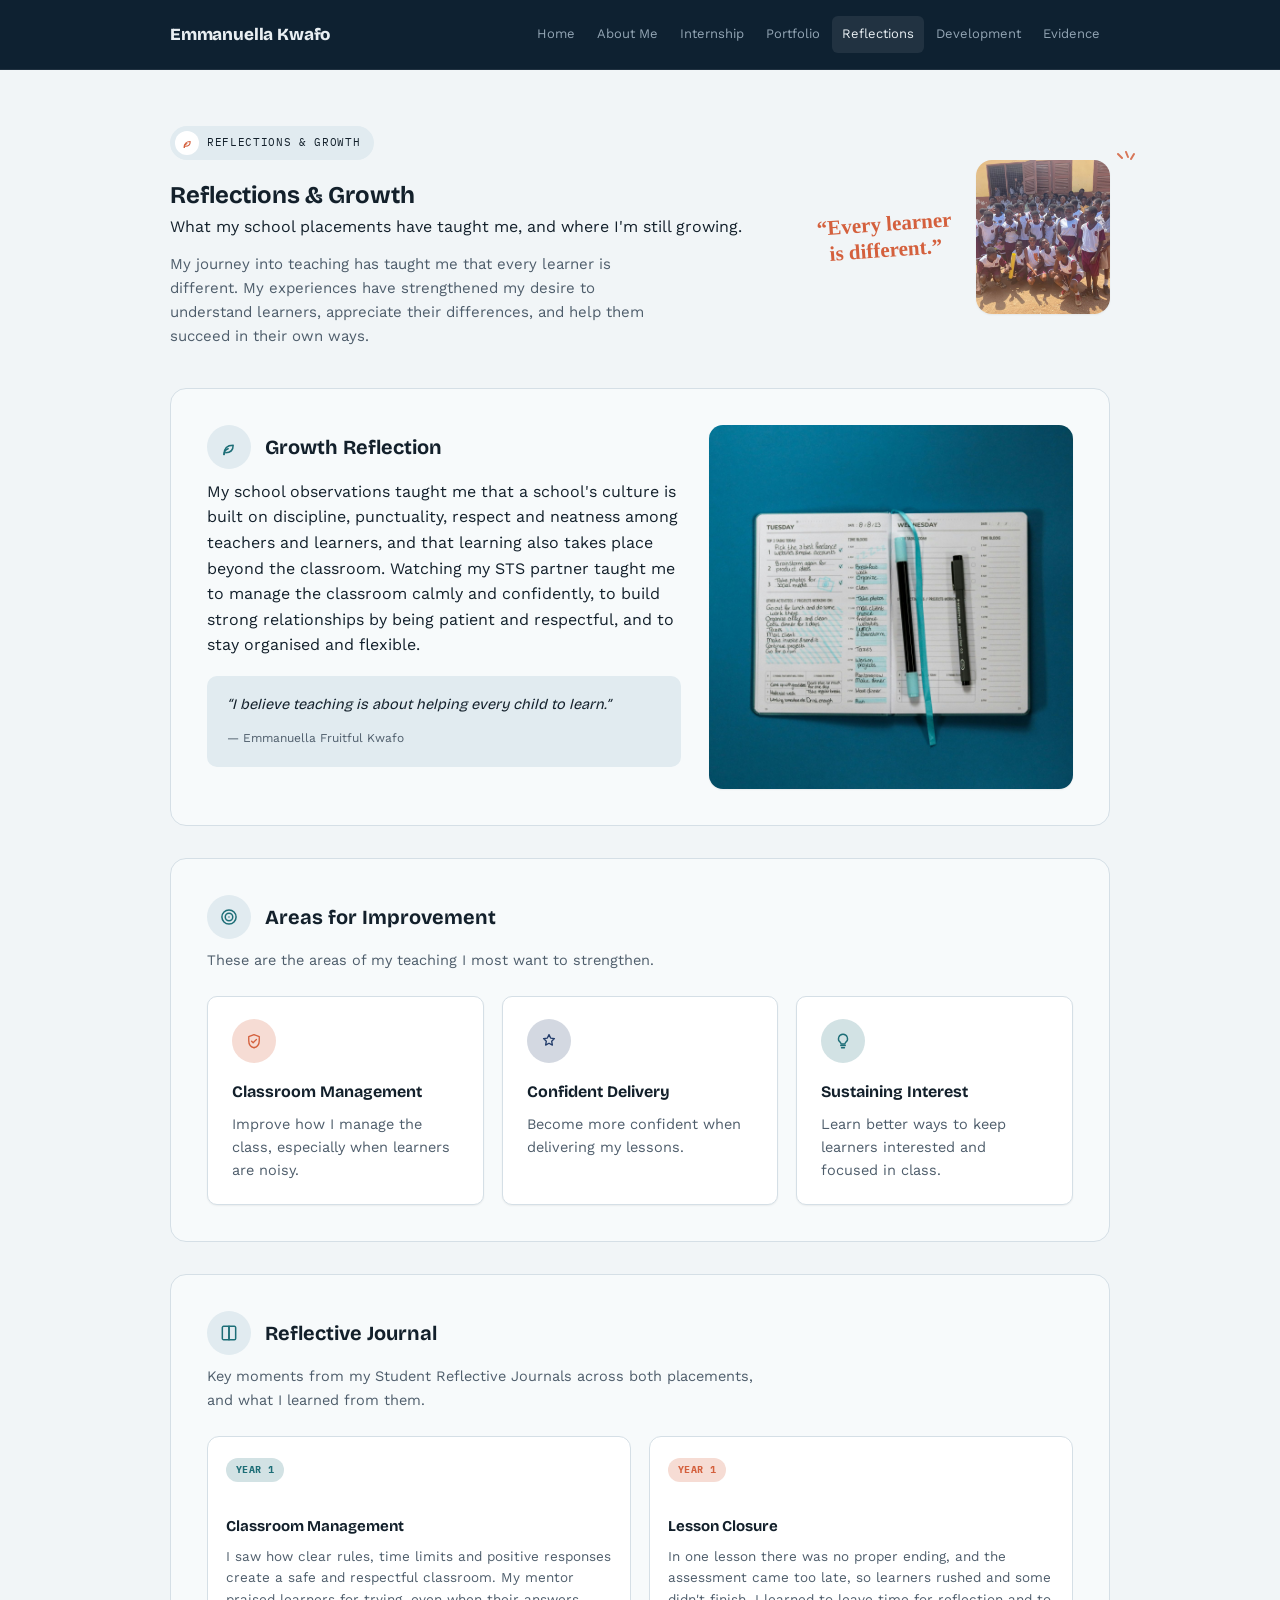
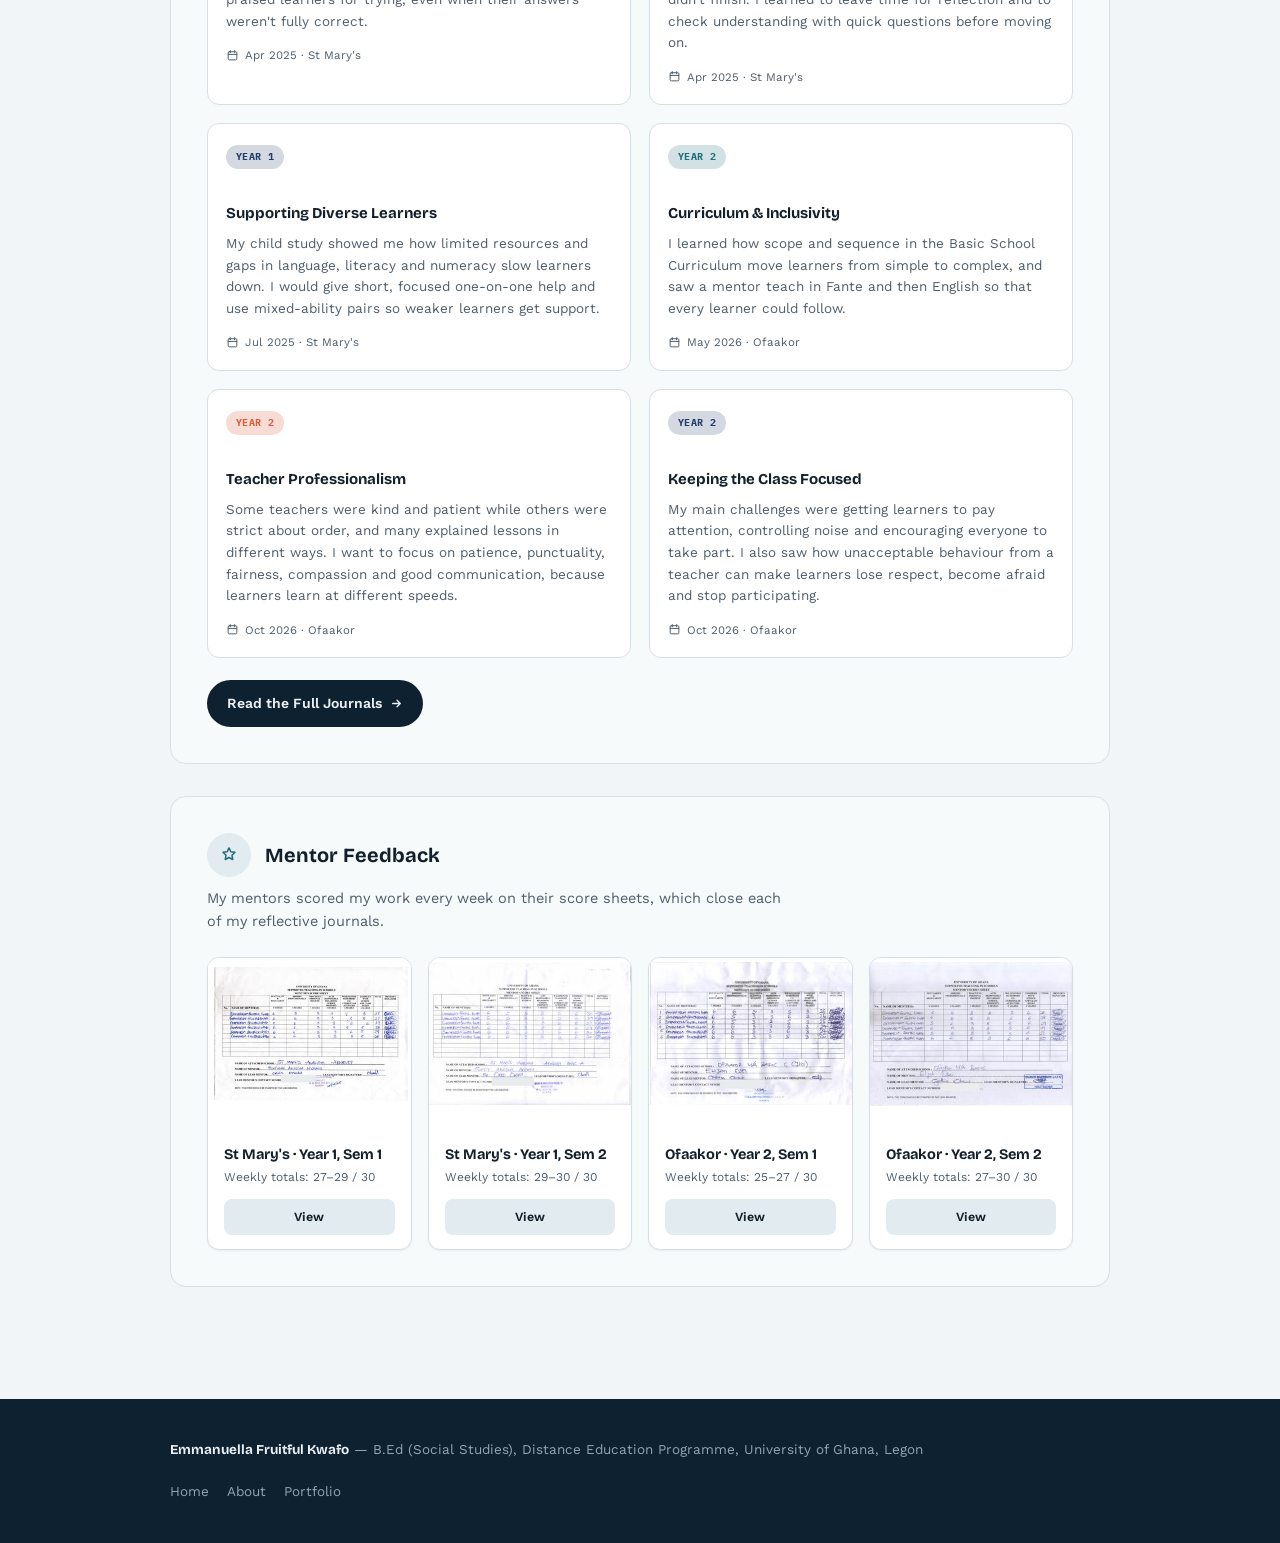
<file: site/reflections.html>
<!doctype html>
<html lang="en">
<head>
<meta charset="UTF-8">
<meta name="viewport" content="width=device-width, initial-scale=1">
<title>Emmanuella Fruitful Kwafo — Reflections &amp; Growth</title>
<meta name="description" content="Teaching e-portfolio of Emmanuella Fruitful Kwafo, B.Ed (Social Studies) student-teacher at the University of Ghana, Legon.">
<link rel="stylesheet" href="https://fonts.googleapis.com/css2?family=Bricolage+Grotesque:opsz,wght@12..96,500;12..96,700;12..96,800&family=Work+Sans:wght@400;500;600;700&family=IBM+Plex+Mono:wght@500&display=swap">
<link rel="stylesheet" href="styles.css">
</head>
<body>

<header class="site">
  <div class="container nav-row">
    <a class="brand" href="index.html">Emmanuella Kwafo</a>
    <button class="nav-toggle" id="navToggle" aria-expanded="false">Menu</button>
    <nav class="links" id="navLinks">
      <a href="index.html">Home</a>
      <a href="about.html">About Me</a>
      <a href="internship.html">Internship</a>
      <a href="portfolio.html">Portfolio</a>
      <a href="reflections.html" class="active">Reflections</a>
      <a href="development.html">Development</a>
      <a href="evidence.html">Evidence</a>
    </nav>
  </div>
</header>

<main class="container">
  <div class="page">

    <div class="page-photo-hero">
      <div class="head-text">
        <div class="pill-eyebrow"><span class="pill-icon"><svg width="13" height="13" viewBox="0 0 24 24" fill="none" stroke="currentColor" stroke-width="2" stroke-linecap="round" stroke-linejoin="round"><path d="M6 21c0-7 4-11 11-11 0 6-3 9-9 9"/><path d="M6 21c0-4 2-6 5-7"/></svg></span>Reflections &amp; Growth</div>
        <h2>Reflections &amp; Growth</h2>
        <p>What my school placements have taught me, and where I'm still growing.</p>
        <p style="color:var(--ink-muted);font-size:15px;max-width:56ch;margin-top:12px;">My journey into teaching has taught me that every learner is different. My experiences have strengthened my desire to understand learners, appreciate their differences, and help them succeed in their own ways.</p>
      </div>
      <div class="reflect-hero-side">
        <div class="reflect-quote">&ldquo;Every learner is different.&rdquo;</div>
        <div class="photo-col" style="max-width:160px;">
          <div class="photo-ticks"><svg width="24" height="34" viewBox="0 0 24 34" fill="none" stroke="currentColor" stroke-width="2" stroke-linecap="round"><path d="M2 4l4 4"/><path d="M10 2l2 5"/><path d="M18 4l-3 5"/></svg></div>
          <img class="page-hero-photo" style="aspect-ratio:4/4.6;object-position:center 45%;" src="assets/learners-group.jpg" alt="A group of smiling JHS learners in their sports kit">
        </div>
      </div>
    </div>

    <div class="panel">
      <div class="growth-split">
        <div>
          <div class="panel-head">
        <div class="focus-icon"><svg width="20" height="20" viewBox="0 0 24 24" fill="none" stroke="currentColor" stroke-width="1.8" stroke-linecap="round" stroke-linejoin="round"><path d="M6 21c0-7 4-11 11-11 0 6-3 9-9 9"/><path d="M6 21c0-4 2-6 5-7"/></svg></div>
        <h3>Growth Reflection</h3>
      </div>
          <p class="body-text">My school observations taught me that a school's culture is built on discipline, punctuality, respect and neatness among teachers and learners, and that learning also takes place beyond the classroom. Watching my STS partner taught me to manage the classroom calmly and confidently, to build strong relationships by being patient and respectful, and to stay organised and flexible.</p>
          <div class="quote-box">
            <p>&ldquo;I believe teaching is about helping every child to learn.&rdquo;</p>
            <span>— Emmanuella Fruitful Kwafo</span>
          </div>
        </div>
        <img class="growth-photo" src="assets/reflection-planner.jpg" alt="An open planner with handwritten notes and two pens">
      </div>
    </div>

    <div class="panel">
      <div class="panel-head">
        <div class="focus-icon"><svg width="20" height="20" viewBox="0 0 24 24" fill="none" stroke="currentColor" stroke-width="1.8" stroke-linecap="round" stroke-linejoin="round"><circle cx="12" cy="12" r="8.5"/><circle cx="12" cy="12" r="4.5"/><circle cx="12" cy="12" r=".8" fill="currentColor" stroke="none"/></svg></div>
        <h3>Areas for Improvement</h3>
      </div>
      <p class="panel-intro">These are the areas of my teaching I most want to strengthen.</p>
      <div class="grid-cards">
        <div class="card">
          <div class="focus-icon icon-pastel-2"><svg width="18" height="18" viewBox="0 0 24 24" fill="none" stroke="currentColor" stroke-width="1.8" stroke-linecap="round" stroke-linejoin="round"><path d="M12 3.5l7 2.8v5.2c0 5-3 8.3-7 9.5-4-1.2-7-4.5-7-9.5V6.3z"/><path d="M8.8 12.2l2.1 2.1 4.3-4.3"/></svg></div>
          <h4>Classroom Management</h4>
          <p>Improve how I manage the class, especially when learners are noisy.</p>
        </div>
        <div class="card">
          <div class="focus-icon icon-pastel-3"><svg width="18" height="18" viewBox="0 0 24 24" fill="none" stroke="currentColor" stroke-width="1.8" stroke-linecap="round" stroke-linejoin="round"><path d="M12 3.5l2.2 4.6 5 .7-3.6 3.6.9 5-4.5-2.4-4.5 2.4.9-5-3.6-3.6 5-.7z"/></svg></div>
          <h4>Confident Delivery</h4>
          <p>Become more confident when delivering my lessons.</p>
        </div>
        <div class="card">
          <div class="focus-icon icon-pastel-1"><svg width="18" height="18" viewBox="0 0 24 24" fill="none" stroke="currentColor" stroke-width="1.8" stroke-linecap="round" stroke-linejoin="round"><path d="M9 18h6M10 21h4"/><path d="M12 3a6 6 0 0 0-3.5 10.9c.5.4.8 1 .8 1.6v.5h5.4v-.5c0-.6.3-1.2.8-1.6A6 6 0 0 0 12 3z"/></svg></div>
          <h4>Sustaining Interest</h4>
          <p>Learn better ways to keep learners interested and focused in class.</p>
        </div>
      </div>
    </div>

    <div class="panel">
      <div class="panel-head">
        <div class="focus-icon"><svg width="20" height="20" viewBox="0 0 24 24" fill="none" stroke="currentColor" stroke-width="1.8" stroke-linecap="round" stroke-linejoin="round"><path d="M4 5.5C4 4.7 4.7 4 5.5 4H12v16H5.5A1.5 1.5 0 0 1 4 18.5z"/><path d="M20 5.5c0-.8-.7-1.5-1.5-1.5H12v16h6.5a1.5 1.5 0 0 0 1.5-1.5z"/></svg></div>
        <h3>Reflective Journal</h3>
      </div>
      <p class="panel-intro">Key moments from my Student Reflective Journals across both placements, and what I learned from them.</p>
      <div class="grid-cards cards-4">
        <div class="journal-card">
          <span class="week-badge" style="background:color-mix(in srgb, var(--green) 20%, var(--surface));color:var(--green);">Year 1</span>
          <h4>Classroom Management</h4>
          <p>I saw how clear rules, time limits and positive responses create a safe and respectful classroom. My mentor praised learners for trying, even when their answers weren't fully correct.</p>
          <div class="journal-date"><svg width="13" height="13" viewBox="0 0 24 24" fill="none" stroke="currentColor" stroke-width="1.8" stroke-linecap="round" stroke-linejoin="round"><rect x="4" y="5" width="16" height="15" rx="2"/><path d="M4 10h16M8 3v4M16 3v4"/></svg>Apr 2025 · St Mary's</div>
        </div>
        <div class="journal-card">
          <span class="week-badge" style="background:color-mix(in srgb, var(--gold) 22%, var(--surface));color:var(--gold);">Year 1</span>
          <h4>Lesson Closure</h4>
          <p>In one lesson there was no proper ending, and the assessment came too late, so learners rushed and some didn't finish. I learned to leave time for reflection and to check understanding with quick questions before moving on.</p>
          <div class="journal-date"><svg width="13" height="13" viewBox="0 0 24 24" fill="none" stroke="currentColor" stroke-width="1.8" stroke-linecap="round" stroke-linejoin="round"><rect x="4" y="5" width="16" height="15" rx="2"/><path d="M4 10h16M8 3v4M16 3v4"/></svg>Apr 2025 · St Mary's</div>
        </div>
        <div class="journal-card">
          <span class="week-badge" style="background:color-mix(in srgb, var(--maroon) 20%, var(--surface));color:var(--maroon);">Year 1</span>
          <h4>Supporting Diverse Learners</h4>
          <p>My child study showed me how limited resources and gaps in language, literacy and numeracy slow learners down. I would give short, focused one-on-one help and use mixed-ability pairs so weaker learners get support.</p>
          <div class="journal-date"><svg width="13" height="13" viewBox="0 0 24 24" fill="none" stroke="currentColor" stroke-width="1.8" stroke-linecap="round" stroke-linejoin="round"><rect x="4" y="5" width="16" height="15" rx="2"/><path d="M4 10h16M8 3v4M16 3v4"/></svg>Jul 2025 · St Mary's</div>
        </div>
        <div class="journal-card">
          <span class="week-badge" style="background:color-mix(in srgb, var(--green) 20%, var(--surface));color:var(--green);">Year 2</span>
          <h4>Curriculum &amp; Inclusivity</h4>
          <p>I learned how scope and sequence in the Basic School Curriculum move learners from simple to complex, and saw a mentor teach in Fante and then English so that every learner could follow.</p>
          <div class="journal-date"><svg width="13" height="13" viewBox="0 0 24 24" fill="none" stroke="currentColor" stroke-width="1.8" stroke-linecap="round" stroke-linejoin="round"><rect x="4" y="5" width="16" height="15" rx="2"/><path d="M4 10h16M8 3v4M16 3v4"/></svg>May 2026 · Ofaakor</div>
        </div>
        <div class="journal-card">
          <span class="week-badge" style="background:color-mix(in srgb, var(--gold) 22%, var(--surface));color:var(--gold);">Year 2</span>
          <h4>Teacher Professionalism</h4>
          <p>Some teachers were kind and patient while others were strict about order, and many explained lessons in different ways. I want to focus on patience, punctuality, fairness, compassion and good communication, because learners learn at different speeds.</p>
          <div class="journal-date"><svg width="13" height="13" viewBox="0 0 24 24" fill="none" stroke="currentColor" stroke-width="1.8" stroke-linecap="round" stroke-linejoin="round"><rect x="4" y="5" width="16" height="15" rx="2"/><path d="M4 10h16M8 3v4M16 3v4"/></svg>Oct 2026 · Ofaakor</div>
        </div>
        <div class="journal-card">
          <span class="week-badge" style="background:color-mix(in srgb, var(--maroon) 20%, var(--surface));color:var(--maroon);">Year 2</span>
          <h4>Keeping the Class Focused</h4>
          <p>My main challenges were getting learners to pay attention, controlling noise and encouraging everyone to take part. I also saw how unacceptable behaviour from a teacher can make learners lose respect, become afraid and stop participating.</p>
          <div class="journal-date"><svg width="13" height="13" viewBox="0 0 24 24" fill="none" stroke="currentColor" stroke-width="1.8" stroke-linecap="round" stroke-linejoin="round"><rect x="4" y="5" width="16" height="15" rx="2"/><path d="M4 10h16M8 3v4M16 3v4"/></svg>Oct 2026 · Ofaakor</div>
        </div>
      </div>
      <div style="margin-top:22px;">
        <a class="btn-dark" href="evidence.html">Read the Full Journals <svg width="13" height="13" viewBox="0 0 24 24" fill="none" stroke="currentColor" stroke-width="2.4" stroke-linecap="round" stroke-linejoin="round"><path d="M5 12h13M13 6l6 6-6 6"/></svg></a>
      </div>
    </div>

    <div class="panel">
      <div class="panel-head">
        <div class="focus-icon"><svg width="20" height="20" viewBox="0 0 24 24" fill="none" stroke="currentColor" stroke-width="1.8" stroke-linecap="round" stroke-linejoin="round"><path d="M12 3.5l2.2 4.6 5 .7-3.6 3.6.9 5-4.5-2.4-4.5 2.4.9-5-3.6-3.6 5-.7z"/></svg></div>
        <h3>Mentor Feedback</h3>
      </div>
      <p class="panel-intro">My mentors scored my work every week on their score sheets, which close each of my reflective journals.</p>
      <div class="evidence-grid">
        <div class="evidence-card">
            <img class="evidence-photo is-sheet" src="evidence/y1s1/t11.jpg" alt="Mentor's score sheet, St Mary's · Year 1, Sem 1">
            <div class="evidence-body">
              <h4>St Mary's · Year 1, Sem 1</h4>
              <span class="evidence-tag">Weekly totals: 27–29 / 30</span>
              <a class="evidence-view" href="evidence/y1s1/p11.jpg" target="_blank" rel="noopener">View</a>
            </div>
          </div>
        <div class="evidence-card">
            <img class="evidence-photo is-sheet" src="evidence/y1s2/t09.jpg" alt="Mentor's score sheet, St Mary's · Year 1, Sem 2">
            <div class="evidence-body">
              <h4>St Mary's · Year 1, Sem 2</h4>
              <span class="evidence-tag">Weekly totals: 29–30 / 30</span>
              <a class="evidence-view" href="evidence/y1s2/p09.jpg" target="_blank" rel="noopener">View</a>
            </div>
          </div>
        <div class="evidence-card">
            <img class="evidence-photo is-sheet" src="evidence/y2s1/t01.jpg" alt="Mentor's score sheet, Ofaakor · Year 2, Sem 1">
            <div class="evidence-body">
              <h4>Ofaakor · Year 2, Sem 1</h4>
              <span class="evidence-tag">Weekly totals: 25–27 / 30</span>
              <a class="evidence-view" href="evidence/y2s1/p01.jpg" target="_blank" rel="noopener">View</a>
            </div>
          </div>
        <div class="evidence-card">
            <img class="evidence-photo is-sheet" src="evidence/y2s2/t01.jpg" alt="Mentor's score sheet, Ofaakor · Year 2, Sem 2">
            <div class="evidence-body">
              <h4>Ofaakor · Year 2, Sem 2</h4>
              <span class="evidence-tag">Weekly totals: 27–30 / 30</span>
              <a class="evidence-view" href="evidence/y2s2/p01.jpg" target="_blank" rel="noopener">View</a>
            </div>
          </div>
      </div>
    </div>
  </div>
</main>

<footer class="site">
  <div class="container">
    <div><strong>Emmanuella Fruitful Kwafo</strong> — B.Ed (Social Studies), Distance Education Programme, University of Ghana, Legon</div>
    <div class="foot-links">
      <a href="index.html">Home</a>
      <a href="about.html">About</a>
      <a href="portfolio.html">Portfolio</a>
    </div>
  </div>
</footer>

<script>
(function(){
  var navToggle = document.getElementById("navToggle");
  var navEl = document.getElementById("navLinks");
  navToggle.addEventListener("click", function(){
    var open = navEl.classList.toggle("open");
    navToggle.setAttribute("aria-expanded", open ? "true" : "false");
  });
})();
</script>
</body>
</html>
</file>
<file: site/styles.css>
:root{
  --bg:#F1F5F7;
  --surface:#FFFFFF;
  --surface-2:#F7FAFB;
  --ink:#13202B;
  --ink-muted:#4E5D6B;
  --border:#D5DFE6;
  --gold:#D4603D;
  --green:#1D6E77;
  --maroon:#233D6B;
  --header-bg:#0E2131;
  --header-text:#E8EEF2;
  --header-text-muted:#93A5B4;
  --chip-bg:#E1EBF0;
  --shadow: 0 1px 2px rgba(20,18,10,.06);
  --font-display: "Bricolage Grotesque", system-ui, sans-serif;
  --font-body: "Work Sans", system-ui, sans-serif;
  --font-mono: "IBM Plex Mono", monospace;
}
@media (prefers-color-scheme: dark){
  :root:not([data-theme="light"]){
    --bg:#0D161C;
    --surface:#132029;
    --surface-2:#17262F;
    --ink:#E8EEF2;
    --ink-muted:#97A9B7;
    --border:#253844;
    --gold:#F07E5A;
    --green:#55B3BB;
    --maroon:#8FA9DA;
    --header-bg:#08121A;
    --header-text:#E8EEF2;
    --header-text-muted:#7F93A3;
    --chip-bg:#1B2C37;
    --shadow: 0 1px 2px rgba(0,0,0,.4);
  }
}
:root[data-theme="dark"]{
  --bg:#0D161C;
  --surface:#132029;
  --surface-2:#17262F;
  --ink:#E8EEF2;
  --ink-muted:#97A9B7;
  --border:#253844;
  --gold:#F07E5A;
  --green:#55B3BB;
  --maroon:#8FA9DA;
  --header-bg:#08121A;
  --header-text:#E8EEF2;
  --header-text-muted:#7F93A3;
  --chip-bg:#1B2C37;
  --shadow: 0 1px 2px rgba(0,0,0,.4);
}
*{box-sizing:border-box;}
html{scroll-behavior:smooth;}
body{
  margin:0;
  background:var(--bg);
  color:var(--ink);
  font-family:var(--font-body);
  line-height:1.6;
}
img{max-width:100%;}
a{color:inherit;}
[hidden]{display:none!important;}
.container{max-width:980px;margin:0 auto;padding-inline:20px;}
h1,h2,h3{font-family:var(--font-display);font-weight:700;text-wrap:balance;margin:0;}
p{margin:0;}
.eyebrow{
  font-family:var(--font-mono);
  font-size:11px;
  letter-spacing:.08em;
  text-transform:uppercase;
}

/* header */
header.site{
  background:var(--header-bg);
  color:var(--header-text);
  position:sticky;
  top:0;
  z-index:20;
  border-bottom:1px solid rgba(255,255,255,.08);
}
.nav-row{
  display:flex;
  align-items:center;
  justify-content:space-between;
  padding-block:16px;
  gap:16px;
}
.brand{
  font-family:var(--font-display);
  font-weight:800;
  font-size:17px;
  letter-spacing:-.01em;
  text-decoration:none;
  color:var(--header-text);
  white-space:nowrap;
}
nav.links{display:flex;gap:2px;flex-wrap:nowrap;}
nav.links a{
  font-size:13px;
  text-decoration:none;
  color:var(--header-text-muted);
  padding:8px 10px;
  border-radius:6px;
  white-space:nowrap;
  transition:color .15s, background .15s;
}
nav.links a:hover{color:var(--header-text);}
nav.links a.active{color:var(--header-text);background:rgba(255,255,255,.08);}
.nav-toggle{
  display:none;
  background:none;
  border:1px solid rgba(255,255,255,.2);
  color:var(--header-text);
  border-radius:6px;
  padding:8px 10px;
  font-size:13px;
  font-family:var(--font-mono);
}
@media (max-width:900px){
  nav.links{
    display:none;
    width:100%;
    flex-direction:column;
    flex-wrap:wrap;
    gap:2px;
    padding-bottom:14px;
  }
  nav.links a{white-space:normal;}
  nav.links.open{display:flex;}
  .nav-toggle{display:block;}
  .nav-row{flex-wrap:wrap;}
}

/* hero */
.hero{
  background:var(--header-bg);
  color:var(--header-text);
  padding-block:clamp(48px,8vw,88px) clamp(56px,9vw,96px);
  overflow:clip;
}
.hero-grid{
  display:grid;
  grid-template-columns:1.15fr auto;
  gap:clamp(32px,6vw,64px);
  align-items:center;
}
@media (max-width:700px){.hero-grid{grid-template-columns:1fr;}.hero-photo-wrap{order:-1;margin-inline:auto;}}
.hero-photo-wrap{
  position:relative;
  width:min(300px,72vw);
  flex-shrink:0;
}
.hero-photo-wrap::before{
  content:"";
  position:absolute;
  inset:10px -10px -10px 10px;
  background:color-mix(in srgb, var(--gold) 25%, transparent);
  border-radius:18px;
  z-index:0;
}
.hero-photo{
  position:relative;
  z-index:1;
  display:block;
  width:100%;
  aspect-ratio:4/5;
  object-fit:cover;
  object-position:top center;
  border-radius:16px;
  box-shadow:0 24px 48px rgba(0,0,0,.4);
}
.hero-badge{
  position:absolute;
  z-index:2;
  left:-18px;
  bottom:-18px;
  display:flex;
  align-items:center;
  gap:12px;
  background:var(--surface);
  color:var(--ink);
  padding:12px 18px 12px 12px;
  border-radius:12px;
  box-shadow:0 14px 28px rgba(0,0,0,.3);
  max-width:210px;
}
.hero-badge .badge-icon{
  width:38px;height:38px;border-radius:50%;flex-shrink:0;
  background:var(--chip-bg);color:var(--gold);
  display:flex;align-items:center;justify-content:center;
}
.hero-badge b{display:block;font-family:var(--font-display);font-size:17px;font-weight:800;line-height:1.1;}
.hero-badge span{font-size:10px;font-family:var(--font-mono);text-transform:uppercase;letter-spacing:.04em;color:var(--ink-muted);}
.hero .eyebrow{color:#F07E5A;margin-bottom:10px;display:block;}
.hero h1{font-size:clamp(32px,5.5vw,52px);line-height:1.05;margin-bottom:10px;}
.hero .role{font-size:15px;color:var(--header-text-muted);margin-bottom:20px;}
.hero .pitch{max-width:56ch;font-size:15px;color:#CBD6DE;margin-bottom:24px;}
.divider-rule{height:2px;width:56px;background:#F07E5A;margin-bottom:24px;}
.stat-row{display:flex;gap:28px;flex-wrap:wrap;}
.stat b{display:block;font-family:var(--font-display);font-size:24px;font-weight:800;}
.stat span{font-size:11px;color:var(--header-text-muted);text-transform:uppercase;letter-spacing:.05em;}
.accentbar{display:flex;height:5px;margin-top:32px;border-radius:3px;overflow:hidden;max-width:280px;}
.accentbar div{flex:1;}

/* page body */
main{padding-block:56px 80px;}
.page-head{margin-bottom:40px;max-width:70ch;}
.page-head .eyebrow{color:var(--gold);margin-bottom:10px;display:block;}
.page-head h2{font-size:clamp(26px,4vw,34px);margin-bottom:12px;}
.page-head p{color:var(--ink-muted);font-size:15.5px;}

.block{margin-bottom:48px;}
.block h3{font-size:19px;margin-bottom:14px;}
.block .body-text{max-width:68ch;color:var(--ink);font-size:15.5px;}
.block .body-text + .body-text{margin-top:14px;}
.pull{
  border-left:3px solid var(--gold);
  padding:2px 0 2px 20px;
  margin:20px 0;
  max-width:60ch;
  font-family:var(--font-display);
  font-weight:500;
  font-size:19px;
  line-height:1.45;
  color:var(--ink);
}

.two-col{display:grid;grid-template-columns:1fr 1fr;gap:32px;}
@media (max-width:700px){.two-col{grid-template-columns:1fr;}}
.card{
  background:var(--surface);
  border:1px solid var(--border);
  border-radius:10px;
  padding:22px 24px;
  box-shadow:var(--shadow);
}
.card h4{font-family:var(--font-display);font-size:16px;margin:0 0 8px;font-weight:700;}
.card p{font-size:14.5px;color:var(--ink-muted);}

ul.plain{margin:0;padding:0;list-style:none;display:flex;flex-direction:column;gap:10px;}
ul.plain li{
  font-size:15px;
  padding-left:20px;
  position:relative;
}
ul.plain li::before{
  content:"";
  position:absolute;left:0;top:9px;
  width:6px;height:6px;border-radius:50%;
  background:var(--green);
}

.chip-row{display:flex;flex-wrap:wrap;gap:8px;}
.chip{
  font-family:var(--font-mono);
  font-size:12px;
  background:var(--chip-bg);
  border:1px solid var(--border);
  padding:6px 12px;
  border-radius:20px;
  color:var(--ink);
}

.grid-cards{display:grid;grid-template-columns:repeat(auto-fill,minmax(220px,1fr));gap:18px;}

.focus-grid{display:grid;grid-template-columns:repeat(auto-fit,minmax(200px,1fr));gap:20px;}
.focus-card{padding:4px 2px;}
.focus-icon{
  width:44px;height:44px;
  border-radius:50%;
  background:var(--chip-bg);
  display:flex;align-items:center;justify-content:center;
  margin-bottom:16px;
  color:var(--green);
}
.focus-card h4{font-family:var(--font-display);font-size:15.5px;margin-bottom:6px;}
.focus-card p{font-size:14px;color:var(--ink-muted);}

/* home redesign */
.home-page{--ink-muted:#4E5D6B;}
@media (prefers-color-scheme: dark){:root:not([data-theme="light"]) .home-page{--ink-muted:#97A9B7;}}
:root[data-theme="dark"] .home-page{--ink-muted:#97A9B7;}
.pill-eyebrow{
  display:inline-flex;align-items:center;gap:8px;
  background:var(--chip-bg);
  border-radius:20px;
  padding:5px 14px 5px 5px;
  font-family:var(--font-mono);
  font-size:11px;letter-spacing:.06em;text-transform:uppercase;
  color:var(--ink);
  margin-bottom:16px;
}
.pill-eyebrow .pill-icon{
  width:24px;height:24px;border-radius:50%;
  background:var(--surface);
  display:flex;align-items:center;justify-content:center;
  color:var(--gold);
}
.panel{
  background:var(--surface-2);
  border:1px solid var(--border);
  border-radius:16px;
  padding:clamp(24px,4vw,36px);
  margin-bottom:32px;
}
.panel-head{display:flex;align-items:center;gap:14px;margin-bottom:10px;}
.panel-head .focus-icon{margin-bottom:0;flex-shrink:0;}
.panel-head h3{font-size:20px;}
.panel-intro{color:var(--ink-muted);font-size:14.5px;max-width:64ch;margin-bottom:24px;}
.testimonial{display:flex;gap:14px;align-items:flex-start;}
.testimonial .quote-mark{font-family:var(--font-display);font-size:42px;color:var(--gold);line-height:.6;flex-shrink:0;margin-top:10px;}
.testimonial blockquote{margin:0;font-family:var(--font-display);font-style:italic;font-size:16px;line-height:1.5;color:var(--ink);}
.testimonial cite{display:block;margin-top:10px;font-style:normal;font-size:12.5px;color:var(--ink-muted);}
.about-teaser-grid{display:grid;grid-template-columns:1.3fr 1fr;gap:40px;align-items:start;}
@media (max-width:760px){.about-teaser-grid{grid-template-columns:1fr;}}
.link-grid{display:grid;grid-template-columns:1fr 1fr;gap:16px;}
@media (max-width:700px){.link-grid{grid-template-columns:1fr;}}
.link-card{
  display:flex;align-items:flex-start;gap:14px;
  background:var(--surface);border:1px solid var(--border);border-radius:12px;
  padding:18px;text-decoration:none;color:inherit;
  transition:border-color .15s;
}
.link-card:hover{border-color:var(--gold);}
.link-card .focus-icon{margin-bottom:0;flex-shrink:0;width:38px;height:38px;}
.link-card .link-body{flex:1;}
.link-card .link-body h4{font-family:var(--font-display);font-size:15px;margin-bottom:4px;font-weight:700;}
.link-card .link-body p{font-size:13px;color:var(--ink-muted);}
.link-card .link-arrow{
  width:30px;height:30px;border-radius:50%;background:var(--chip-bg);
  display:flex;align-items:center;justify-content:center;color:var(--ink);flex-shrink:0;
}
.philosophy-split{display:grid;grid-template-columns:1fr 1.15fr;gap:40px;align-items:center;}
@media (max-width:700px){.philosophy-split{grid-template-columns:1fr;}}
.philosophy-photo{width:100%;aspect-ratio:4/3;object-fit:cover;border-radius:16px;box-shadow:var(--shadow);display:block;}
.philosophy-photo.is-placeholder{
  display:flex;align-items:center;justify-content:center;flex-direction:column;gap:8px;
  background:var(--chip-bg);color:var(--ink-muted);font-family:var(--font-mono);font-size:11px;text-transform:uppercase;letter-spacing:.05em;text-align:center;padding:20px;
}
.btn-dark{
  display:inline-flex;align-items:center;gap:8px;
  background:var(--header-bg);color:var(--header-text);
  font-family:var(--font-body);font-weight:600;font-size:14px;
  padding:12px 20px;border-radius:24px;text-decoration:none;
  transition:opacity .15s;
}
.btn-dark:hover{opacity:.85;}
.intro-bar{
  display:flex;flex-wrap:wrap;gap:28px;align-items:center;justify-content:space-between;
  background:var(--surface-2);border:1px solid var(--border);border-radius:16px;
  padding:clamp(22px,4vw,30px);
}
.intro-bar .intro-text{flex:2;min-width:260px;}
.intro-bar .intro-side{display:flex;flex-direction:column;gap:16px;align-items:flex-start;}
.mini-stats{display:flex;gap:20px;flex-wrap:wrap;}
.mini-stat{display:flex;flex-direction:column;align-items:center;gap:6px;text-align:center;width:80px;}
.mini-stat .focus-icon{width:36px;height:36px;margin-bottom:0;}
.mini-stat b{font-family:var(--font-display);font-size:12.5px;font-weight:700;line-height:1.25;}
.mini-stat span{font-size:10px;color:var(--ink-muted);}
.tagline-script{
  font-family:"Caveat",cursive;
  font-weight:700;
  font-size:clamp(22px,3vw,28px);
  color:var(--gold);
  line-height:1.1;
  margin-top:18px;
}
.signature{
  font-family:"Caveat",cursive;
  font-weight:700;
  font-size:26px;
  color:var(--gold);
  margin-top:16px;
}
.photo-ticks{position:absolute;top:-10px;right:-30px;color:var(--gold);opacity:.85;}

.stat-trio{display:flex;}
.stat-trio-item{flex:1;display:flex;flex-direction:column;align-items:center;gap:8px;text-align:center;padding:0 12px;border-right:1px solid var(--border);}
.stat-trio-item:last-child{border-right:none;}
.stat-trio-item .focus-icon{margin-bottom:0;}
.stat-trio-item b{font-family:var(--font-display);font-size:16px;font-weight:700;}
.stat-trio-item span{font-size:11.5px;color:var(--ink-muted);}

.skill-grid{display:grid;grid-template-columns:1fr 1fr;gap:10px;}
@media (max-width:500px){.skill-grid{grid-template-columns:1fr;}}
.skill-chip{display:inline-flex;align-items:center;gap:10px;background:var(--chip-bg);border-radius:24px;padding:6px 16px 6px 6px;font-size:13.5px;}
.skill-chip .chip-ico{width:26px;height:26px;border-radius:50%;background:var(--surface);display:flex;align-items:center;justify-content:center;color:var(--gold);flex-shrink:0;}

.edu-row{display:flex;flex-wrap:wrap;gap:32px;align-items:center;}
.edu-row .edu-info{display:flex;gap:14px;align-items:flex-start;flex:1;min-width:220px;}
.edu-row .edu-info .focus-icon{width:48px;height:48px;flex-shrink:0;margin-bottom:0;}
.edu-row .edu-info h4{font-family:var(--font-display);font-size:16px;margin-bottom:4px;}
.edu-row .edu-info p{font-size:13.5px;color:var(--ink-muted);line-height:1.5;}
.edu-row .testimonial{flex:1.2;min-width:240px;border-left:1px solid var(--border);padding-left:28px;}
@media (max-width:640px){.edu-row .testimonial{border-left:none;padding-left:0;}}

.page-head-split{display:flex;flex-wrap:wrap;justify-content:space-between;align-items:center;gap:24px;margin-bottom:40px;}
.page-head-split .head-text{flex:1;min-width:260px;}
.page-head-split .head-text h2{font-size:clamp(28px,4.4vw,38px);margin:12px 0 14px;}
.page-head-split .head-text p{color:var(--ink-muted);font-size:15px;max-width:60ch;}
.icon-blob{
  position:relative;
  background:var(--chip-bg);
  border-radius:42% 58% 63% 37% / 41% 44% 56% 59%;
  width:150px;height:130px;
  flex-shrink:0;
  display:flex;align-items:center;justify-content:center;
  color:var(--ink);
}

.profile-card{display:grid;grid-template-columns:1fr 1fr;gap:32px;align-items:stretch;background:var(--surface-2);border:1px solid var(--border);border-radius:16px;padding:clamp(22px,4vw,30px);margin-bottom:32px;}
@media (max-width:700px){.profile-card{grid-template-columns:1fr;}}
.profile-card h3{font-size:20px;margin:10px 0 2px;}
.profile-card .profile-sub{font-size:13.5px;color:var(--ink-muted);}
.profile-list{display:flex;flex-direction:column;gap:14px;margin-top:18px;padding-top:18px;border-top:1px solid var(--border);}
.profile-list .info-row{display:flex;align-items:center;gap:12px;}
.profile-list .info-row .focus-icon{width:32px;height:32px;margin-bottom:0;flex-shrink:0;}
.profile-list .info-row .label{font-size:10.5px;color:var(--ink-muted);text-transform:uppercase;letter-spacing:.04em;display:block;}
.profile-list .info-row .value{font-size:14px;font-weight:600;}
.photo-quote{position:relative;border-radius:14px;overflow:hidden;min-height:220px;}
.photo-quote img{width:100%;height:100%;object-fit:cover;display:block;}
.photo-quote.is-placeholder{
  background:var(--chip-bg);display:flex;flex-direction:column;align-items:center;justify-content:center;gap:8px;
  color:var(--ink-muted);font-family:var(--font-mono);font-size:11px;text-transform:uppercase;letter-spacing:.05em;text-align:center;padding:20px;
}
.photo-quote .quote-overlay{
  position:absolute;left:0;right:0;bottom:0;
  background:linear-gradient(0deg, rgba(8,18,26,.88), rgba(8,18,26,0));
  padding:28px 18px 16px;
  color:#EEF3F6;
  font-family:var(--font-display);font-style:italic;font-size:13.5px;line-height:1.5;
}

.page-photo-hero{display:grid;grid-template-columns:1fr 300px;gap:40px;align-items:center;margin-bottom:40px;}
@media (max-width:760px){.page-photo-hero{grid-template-columns:1fr;}.page-photo-hero .photo-col{order:-1;margin-inline:auto;}}
.page-photo-hero .photo-col{position:relative;width:100%;max-width:300px;}
.page-hero-photo{width:100%;aspect-ratio:4/5;object-fit:cover;object-position:top center;border-radius:16px;box-shadow:var(--shadow);display:block;}
.page-hero-photo.is-placeholder{display:flex;flex-direction:column;align-items:center;justify-content:center;gap:8px;background:var(--chip-bg);color:var(--ink-muted);font-family:var(--font-mono);font-size:11px;text-transform:uppercase;letter-spacing:.05em;text-align:center;padding:20px;}

.panel-with-photo{display:flex;flex-wrap:wrap;gap:28px;align-items:flex-start;}
.panel-with-photo .panel-main{flex:2;min-width:260px;}
.panel-with-photo .panel-photo{flex:1;min-width:160px;max-width:220px;border-radius:14px;overflow:hidden;aspect-ratio:4/3;box-shadow:var(--shadow);}
.panel-with-photo .panel-photo img{width:100%;height:100%;object-fit:cover;display:block;}

.evidence-grid{display:grid;grid-template-columns:repeat(auto-fit,minmax(150px,1fr));gap:16px;}
.video-feature{display:flex;flex-wrap:wrap;gap:28px;align-items:center;}
.video-feature video{flex:3;min-width:260px;width:100%;aspect-ratio:16/9;border-radius:14px;background:#000;box-shadow:var(--shadow);display:block;}
.video-feature .video-caption{flex:2;min-width:220px;}
.video-feature .evidence-tag{display:block;font-family:var(--font-mono);font-size:11px;text-transform:uppercase;letter-spacing:.05em;color:var(--ink-muted);margin-bottom:10px;}

.evidence-card{background:var(--surface);border:1px solid var(--border);border-radius:12px;overflow:hidden;box-shadow:var(--shadow);}
.evidence-card .evidence-photo{width:100%;aspect-ratio:4/3;object-fit:cover;display:block;}
.evidence-card .evidence-photo.is-placeholder{
  display:flex;flex-direction:column;align-items:center;justify-content:center;gap:6px;
  background:var(--chip-bg);color:var(--ink-muted);font-family:var(--font-mono);font-size:10px;text-transform:uppercase;letter-spacing:.05em;text-align:center;padding:14px;
}
.evidence-card .evidence-body{padding:14px 16px;}
.evidence-card .evidence-body h4{font-family:var(--font-display);font-size:14.5px;margin-bottom:2px;}
.evidence-card .evidence-body .evidence-tag{font-size:12px;color:var(--ink-muted);margin-bottom:12px;display:block;}
.evidence-card .evidence-view{
  display:inline-flex;align-items:center;justify-content:center;gap:6px;width:100%;
  background:var(--chip-bg);color:var(--ink);font-size:12.5px;font-weight:600;
  padding:8px;border-radius:8px;text-decoration:none;box-sizing:border-box;
}

.toolkit-cloud{position:relative;background:var(--chip-bg);border-radius:12px;padding:20px 22px 60px;}
.toolkit-cloud .tagline-script{position:absolute;right:22px;bottom:14px;margin-top:0;text-align:right;}

.growth-split{display:grid;grid-template-columns:1.3fr 1fr;gap:28px;align-items:stretch;}
@media (max-width:760px){.growth-split{grid-template-columns:1fr;}}
.growth-photo{width:100%;height:100%;min-height:220px;object-fit:cover;border-radius:14px;box-shadow:var(--shadow);display:block;}
.growth-photo.is-placeholder{display:flex;flex-direction:column;align-items:center;justify-content:center;gap:8px;background:var(--chip-bg);color:var(--ink-muted);font-family:var(--font-mono);font-size:11px;text-transform:uppercase;letter-spacing:.05em;text-align:center;padding:20px;}
.quote-box{background:var(--chip-bg);border-radius:10px;padding:18px 20px;margin-top:18px;}
.quote-box p{font-family:var(--font-display);font-style:italic;font-size:14.5px;line-height:1.5;color:var(--ink);margin-bottom:8px;}
.quote-box span{font-size:12px;color:var(--ink-muted);}

.icon-pastel-1{background:color-mix(in srgb, var(--green) 20%, var(--surface));color:var(--green);}
.icon-pastel-2{background:color-mix(in srgb, var(--gold) 22%, var(--surface));color:var(--gold);}
.icon-pastel-3{background:color-mix(in srgb, var(--maroon) 20%, var(--surface));color:var(--maroon);}

.reflect-hero-side{display:flex;align-items:center;gap:16px;}
.reflect-quote{font-family:"Caveat",cursive;font-weight:700;font-size:21px;color:var(--gold);line-height:1.25;text-align:center;max-width:150px;transform:rotate(-4deg);flex-shrink:0;}

.journal-card{background:var(--surface);border:1px solid var(--border);border-radius:12px;padding:18px;}
.week-badge{display:inline-block;font-family:var(--font-mono);font-size:10px;font-weight:700;text-transform:uppercase;letter-spacing:.04em;padding:4px 10px;border-radius:20px;margin-bottom:12px;}
.journal-card h4{font-family:var(--font-display);font-size:15px;margin-bottom:8px;}
.journal-card p{font-size:13.5px;color:var(--ink-muted);margin-bottom:14px;}
.journal-date{display:flex;align-items:center;gap:6px;font-size:11.5px;color:var(--ink-muted);}

.flanked-quote{display:flex;align-items:center;gap:24px;}
.flanked-quote .leaf-deco{color:var(--gold);opacity:.8;flex-shrink:0;}
.flanked-quote .blob-deco{
  width:70px;height:70px;flex-shrink:0;position:relative;
  background:var(--chip-bg);border-radius:42% 58% 63% 37% / 41% 44% 56% 59%;
}
.flanked-quote .blob-deco .photo-ticks{top:-10px;right:-16px;}
@media (max-width:600px){.flanked-quote{flex-wrap:wrap;justify-content:center;}}

.numbered-list{display:flex;flex-direction:column;gap:20px;}
.numbered-item{display:flex;gap:16px;align-items:flex-start;}
.numbered-item .num-badge{width:40px;height:40px;border-radius:50%;background:var(--chip-bg);display:flex;align-items:center;justify-content:center;font-family:var(--font-display);font-weight:700;font-size:14px;color:var(--gold);flex-shrink:0;}
.numbered-item h4{font-family:var(--font-display);font-size:15px;margin-bottom:4px;}
.numbered-item p{font-size:13.5px;color:var(--ink-muted);}

.progress-list{display:flex;flex-direction:column;gap:14px;}
.progress-item{display:flex;gap:14px;align-items:flex-start;background:var(--surface);border:1px solid var(--border);border-radius:10px;padding:14px 16px;}
.progress-item .focus-icon{width:40px;height:40px;flex-shrink:0;margin-bottom:0;}
.progress-item .progress-body{flex:1;display:flex;justify-content:space-between;gap:12px;align-items:flex-start;flex-wrap:wrap;}
.progress-item .progress-text h4{font-family:var(--font-display);font-size:14.5px;margin-bottom:4px;}
.progress-item .progress-text p{font-size:13px;color:var(--ink-muted);}
.status-pill{display:inline-block;font-size:11px;font-weight:700;padding:5px 12px;border-radius:16px;white-space:nowrap;flex-shrink:0;}
.status-pill.in-progress{background:color-mix(in srgb, var(--gold) 25%, var(--surface));color:var(--gold);}
.status-pill.completed{background:color-mix(in srgb, var(--green) 25%, var(--surface));color:var(--green);}

.growth-mindset{background:var(--chip-bg);}
.growth-mindset blockquote{font-family:var(--font-display);font-style:italic;font-size:15px;line-height:1.55;color:var(--ink);max-width:52ch;}

.foundation-card{display:flex;gap:16px;align-items:flex-start;background:var(--surface);border:1px solid var(--border);border-radius:12px;padding:20px;}
.foundation-card .focus-icon{width:46px;height:46px;flex-shrink:0;margin-bottom:0;}
.foundation-card h4{font-family:var(--font-display);font-size:15.5px;margin-bottom:3px;}
.foundation-card .foundation-sub{font-size:13px;color:var(--ink-muted);margin-bottom:10px;}
.foundation-card p{font-size:13.5px;color:var(--ink-muted);line-height:1.5;}

.about-split{display:grid;grid-template-columns:260px 1fr;gap:40px;align-items:start;margin-bottom:52px;}
@media (max-width:700px){.about-split{grid-template-columns:1fr;}}
.about-photo{width:100%;aspect-ratio:4/5;object-fit:cover;object-position:top center;border-radius:14px;box-shadow:var(--shadow);display:block;}
.about-greet h3{font-family:var(--font-display);font-weight:700;font-size:clamp(24px,3.4vw,30px);margin-bottom:12px;}
.about-connect{margin-top:16px;}
.about-connect .connect-label{font-family:var(--font-mono);font-size:11px;text-transform:uppercase;letter-spacing:.05em;color:var(--gold);margin-bottom:6px;display:block;}

.info-grid{display:grid;grid-template-columns:repeat(auto-fit,minmax(190px,1fr));gap:14px;}
.info-item{display:flex;gap:12px;align-items:flex-start;background:var(--surface);border:1px solid var(--border);border-radius:10px;padding:14px 16px;box-shadow:var(--shadow);}
.info-item .info-icon{width:36px;height:36px;border-radius:50%;background:var(--chip-bg);display:flex;align-items:center;justify-content:center;color:var(--green);flex-shrink:0;}
.info-item .info-label{font-family:var(--font-mono);font-size:10.5px;text-transform:uppercase;letter-spacing:.05em;color:var(--ink-muted);display:block;margin-bottom:3px;}
.info-item .info-value{font-size:14px;font-weight:600;line-height:1.3;}

.icon-card-head{display:flex;align-items:center;gap:10px;margin-bottom:14px;}
.icon-card-head .focus-icon{margin-bottom:0;}
.icon-card-head h4{margin:0;font-family:var(--font-display);font-size:16px;font-weight:700;}

ul.check-list{margin:0;padding:0;list-style:none;display:flex;flex-direction:column;gap:10px;}
ul.check-list li{font-size:14.5px;padding-left:26px;position:relative;}
ul.check-list li::before{content:"✓";position:absolute;left:0;top:0;color:var(--green);font-weight:700;font-size:13px;}

.cta-card{
  display:flex;flex-wrap:wrap;gap:18px;align-items:center;justify-content:space-between;
  background:var(--surface);border:1px solid var(--border);border-radius:12px;
  padding:24px 28px;box-shadow:var(--shadow);
}
.cta-card .cta-text h4{font-family:var(--font-display);font-size:16.5px;margin-bottom:6px;}
.cta-card .cta-text p{font-size:13.5px;color:var(--ink-muted);max-width:46ch;}
.cta-btn{
  display:inline-flex;align-items:center;gap:6px;
  background:var(--gold);color:var(--header-bg);
  font-family:var(--font-mono);font-size:12px;text-transform:uppercase;letter-spacing:.04em;font-weight:700;
  padding:11px 18px;border-radius:8px;text-decoration:none;white-space:nowrap;
  transition:opacity .15s;
}
.cta-btn:hover{opacity:.85;}

/* placeholder / gap card */
.gap{
  border:1.5px dashed var(--border);
  border-radius:10px;
  padding:20px 22px;
  background:var(--surface-2);
}
.gap .gap-label{
  font-family:var(--font-mono);
  font-size:11px;
  letter-spacing:.05em;
  text-transform:uppercase;
  color:var(--gold);
  display:flex;
  align-items:center;
  gap:6px;
  margin-bottom:8px;
}
.gap .gap-label::before{content:"○";font-size:13px;}
.gap p{font-size:14px;color:var(--ink-muted);}

.sample-tag{
  display:inline-flex;
  align-items:center;
  gap:5px;
  font-family:var(--font-mono);
  font-size:10px;
  text-transform:uppercase;
  letter-spacing:.05em;
  color:var(--maroon);
  background:color-mix(in srgb, var(--maroon) 12%, transparent);
  border:1px solid color-mix(in srgb, var(--maroon) 35%, transparent);
  padding:3px 10px;
  border-radius:20px;
  margin-bottom:12px;
}
.sample-tag::before{content:"◆";font-size:7px;}

.filled{
  background:var(--surface);
  border:1px solid var(--border);
  border-radius:10px;
  padding:20px 22px;
  box-shadow:var(--shadow);
}
.filled p{font-size:14.5px;color:var(--ink);}
.filled p + p{margin-top:10px;}

.doc-mock .doc-title{font-family:var(--font-display);font-weight:700;font-size:15px;margin-bottom:12px;}
.doc-mock .doc-row{display:flex;justify-content:space-between;gap:12px;border-bottom:1px dashed var(--border);padding:7px 0;font-size:12.5px;color:var(--ink-muted);}
.doc-mock .doc-row:last-child{border-bottom:none;}
.doc-mock .doc-row b{color:var(--ink);font-weight:600;text-align:right;}
.doc-mock .doc-note{margin-top:12px;font-size:12.5px;color:var(--ink-muted);line-height:1.55;}

.flash-grid{display:grid;grid-template-columns:repeat(3,1fr);gap:8px;margin-top:4px;}
.flash{
  background:var(--chip-bg);
  border:1px solid var(--border);
  border-radius:6px;
  text-align:center;
  padding:10px 4px;
  font-family:var(--font-mono);
  font-size:12px;
  font-weight:500;
}

.score-badge{
  display:inline-block;
  font-family:var(--font-display);
  font-weight:800;
  font-size:22px;
  color:var(--green);
  background:color-mix(in srgb, var(--green) 12%, transparent);
  border-radius:8px;
  padding:6px 14px;
  margin-bottom:10px;
}

.cert-mock{
  border:2px solid var(--gold);
  outline:1px solid color-mix(in srgb, var(--gold) 40%, transparent);
  outline-offset:5px;
  border-radius:6px;
  padding:26px 20px;
  text-align:center;
}
.cert-mock .seal{
  width:44px;height:44px;border-radius:50%;
  background:linear-gradient(155deg,var(--gold),var(--maroon));
  margin:0 auto 12px;
}
.cert-mock .cert-title{font-family:var(--font-display);font-weight:700;font-size:15px;margin-bottom:4px;}
.cert-mock .cert-sub{font-size:12px;color:var(--ink-muted);}

.photo-mock{
  aspect-ratio:4/3;
  border-radius:8px;
  background:linear-gradient(150deg, color-mix(in srgb, var(--green) 55%, var(--surface-2)), color-mix(in srgb, var(--gold) 45%, var(--surface-2)));
  display:flex;align-items:center;justify-content:center;
  color:var(--surface);
}

.quote-card{
  background:var(--surface);
  border:1px solid var(--border);
  border-left:3px solid var(--gold);
  border-radius:0 10px 10px 0;
  padding:18px 22px;
  box-shadow:var(--shadow);
}
.quote-card p{font-family:var(--font-display);font-weight:500;font-size:16px;line-height:1.5;margin-bottom:10px;}
.quote-card span{font-family:var(--font-mono);font-size:11px;text-transform:uppercase;letter-spacing:.04em;color:var(--ink-muted);}

table.info{border-collapse:collapse;width:100%;max-width:560px;}
table.info td{padding:9px 0;border-bottom:1px solid var(--border);font-size:14.5px;}
table.info td:first-child{color:var(--ink-muted);width:40%;font-family:var(--font-mono);font-size:12px;text-transform:uppercase;letter-spacing:.03em;}

footer.site{
  background:var(--header-bg);
  color:var(--header-text-muted);
  padding-block:40px;
  font-size:13.5px;
}
footer.site .container{display:flex;flex-wrap:wrap;justify-content:space-between;gap:20px;align-items:center;}
footer.site strong{color:var(--header-text);font-family:var(--font-display);}
footer.site .foot-links{display:flex;gap:18px;flex-wrap:wrap;}
footer.site a{text-decoration:none;}
footer.site a:hover{color:var(--header-text);}

/* photo feature (photo in place of video) */
.video-feature .feature-photo{flex:3;min-width:260px;width:100%;aspect-ratio:16/10;object-fit:cover;border-radius:14px;box-shadow:var(--shadow);display:block;}
.photo-pair{display:grid;grid-template-columns:1fr 1fr;gap:16px;margin-top:22px;}
.photo-pair img{width:100%;aspect-ratio:4/3;object-fit:cover;border-radius:12px;box-shadow:var(--shadow);display:block;}
@media (max-width:600px){.photo-pair{grid-template-columns:1fr;}}
.school-num{font-family:var(--font-mono);font-size:11px;text-transform:uppercase;letter-spacing:.05em;color:var(--gold);}
.grid-cards.cards-4{grid-template-columns:repeat(auto-fill,minmax(min(100%,300px),1fr));}
.grid-cards.cards-2{grid-template-columns:repeat(auto-fit,minmax(min(100%,280px),1fr));}
/* evidence page: scanned journal pages */
.page-grid{display:grid;grid-template-columns:repeat(auto-fill,minmax(110px,1fr));gap:12px;margin-top:18px;}
.page-grid a{display:block;border:1px solid var(--border);border-radius:8px;overflow:hidden;background:#fff;box-shadow:var(--shadow);text-decoration:none;transition:transform .15s;}
.page-grid a:hover{transform:translateY(-2px);}
.page-grid img{width:100%;aspect-ratio:3/4;object-fit:contain;background:#fff;display:block;}
.page-grid span{display:block;font-family:var(--font-mono);font-size:10px;text-transform:uppercase;letter-spacing:.04em;text-align:center;padding:6px 4px;color:#4E5D6B;border-top:1px solid #E3E9ED;}
.doc-row{display:flex;flex-wrap:wrap;gap:16px;align-items:center;justify-content:space-between;}
.doc-row .panel-intro{margin-bottom:0;flex:1;min-width:240px;}
.evidence-card .evidence-photo.is-sheet{object-fit:contain;background:#fff;}
</file>
